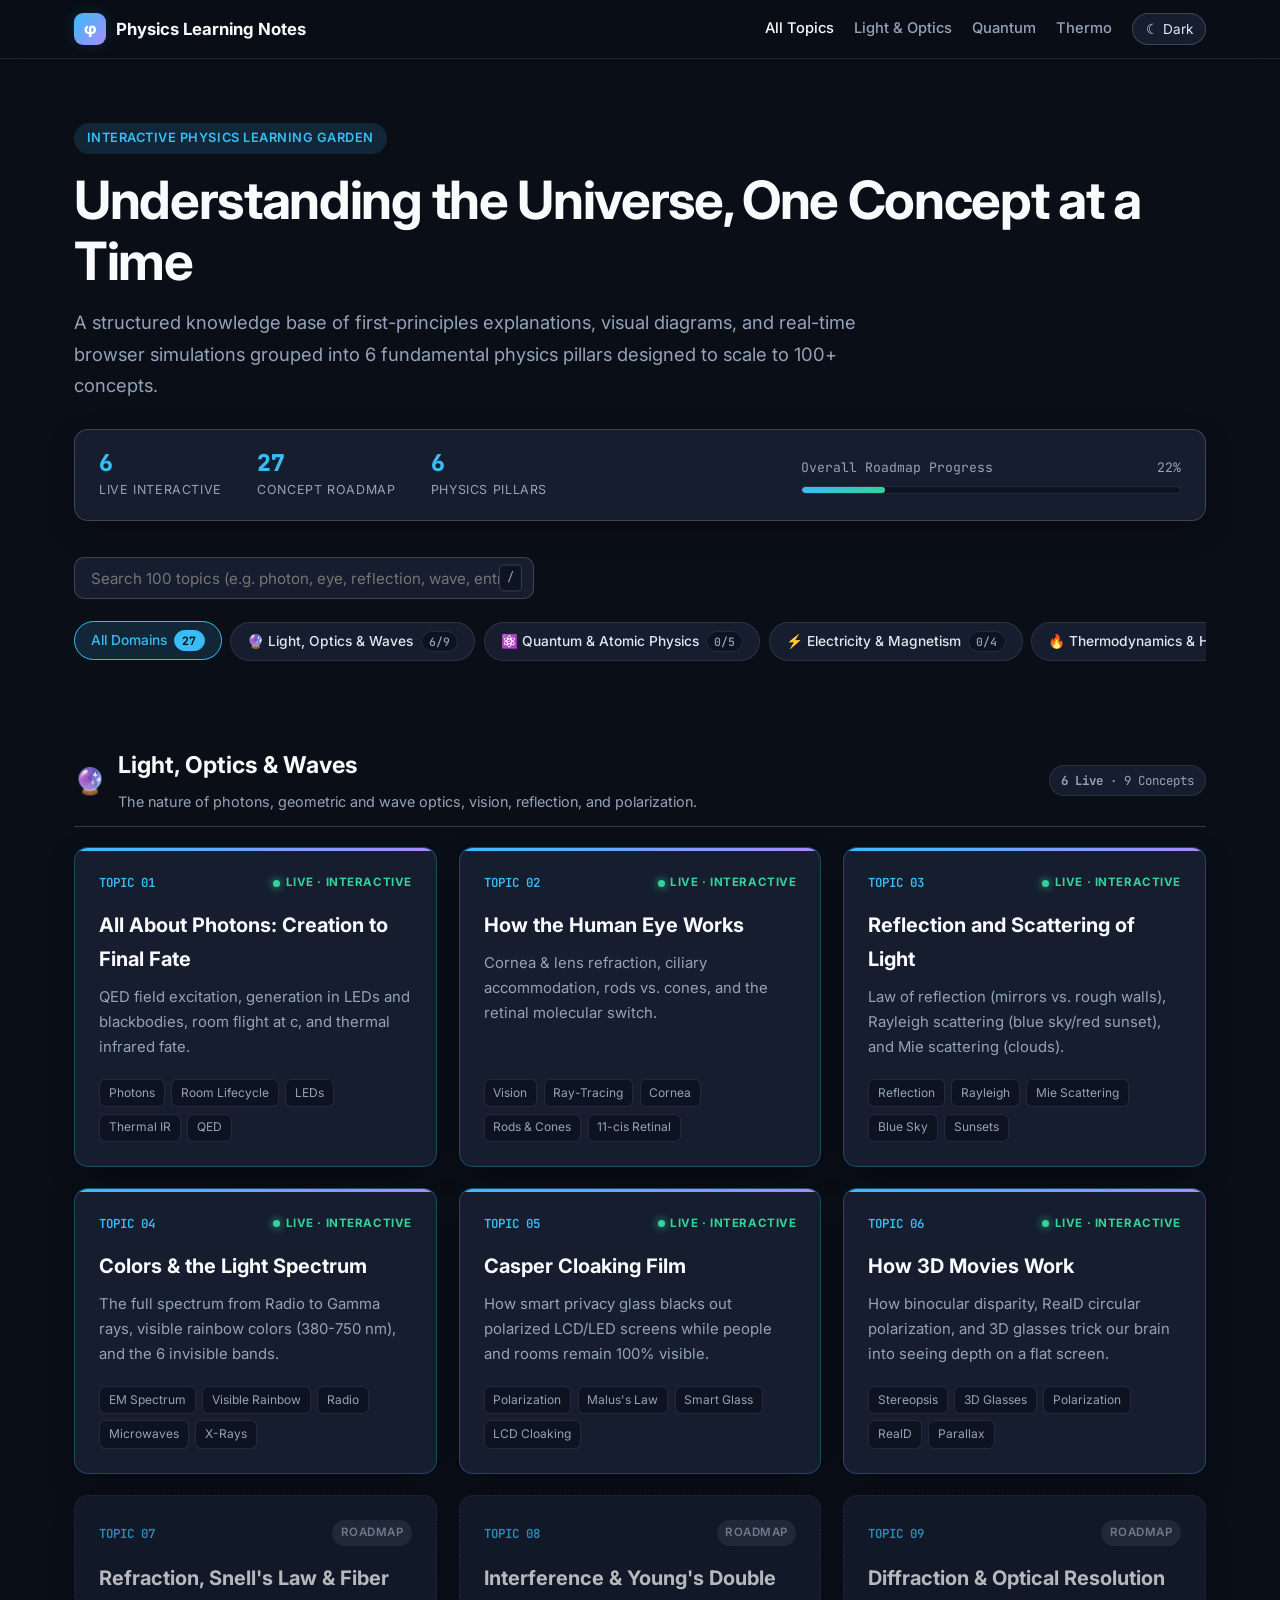
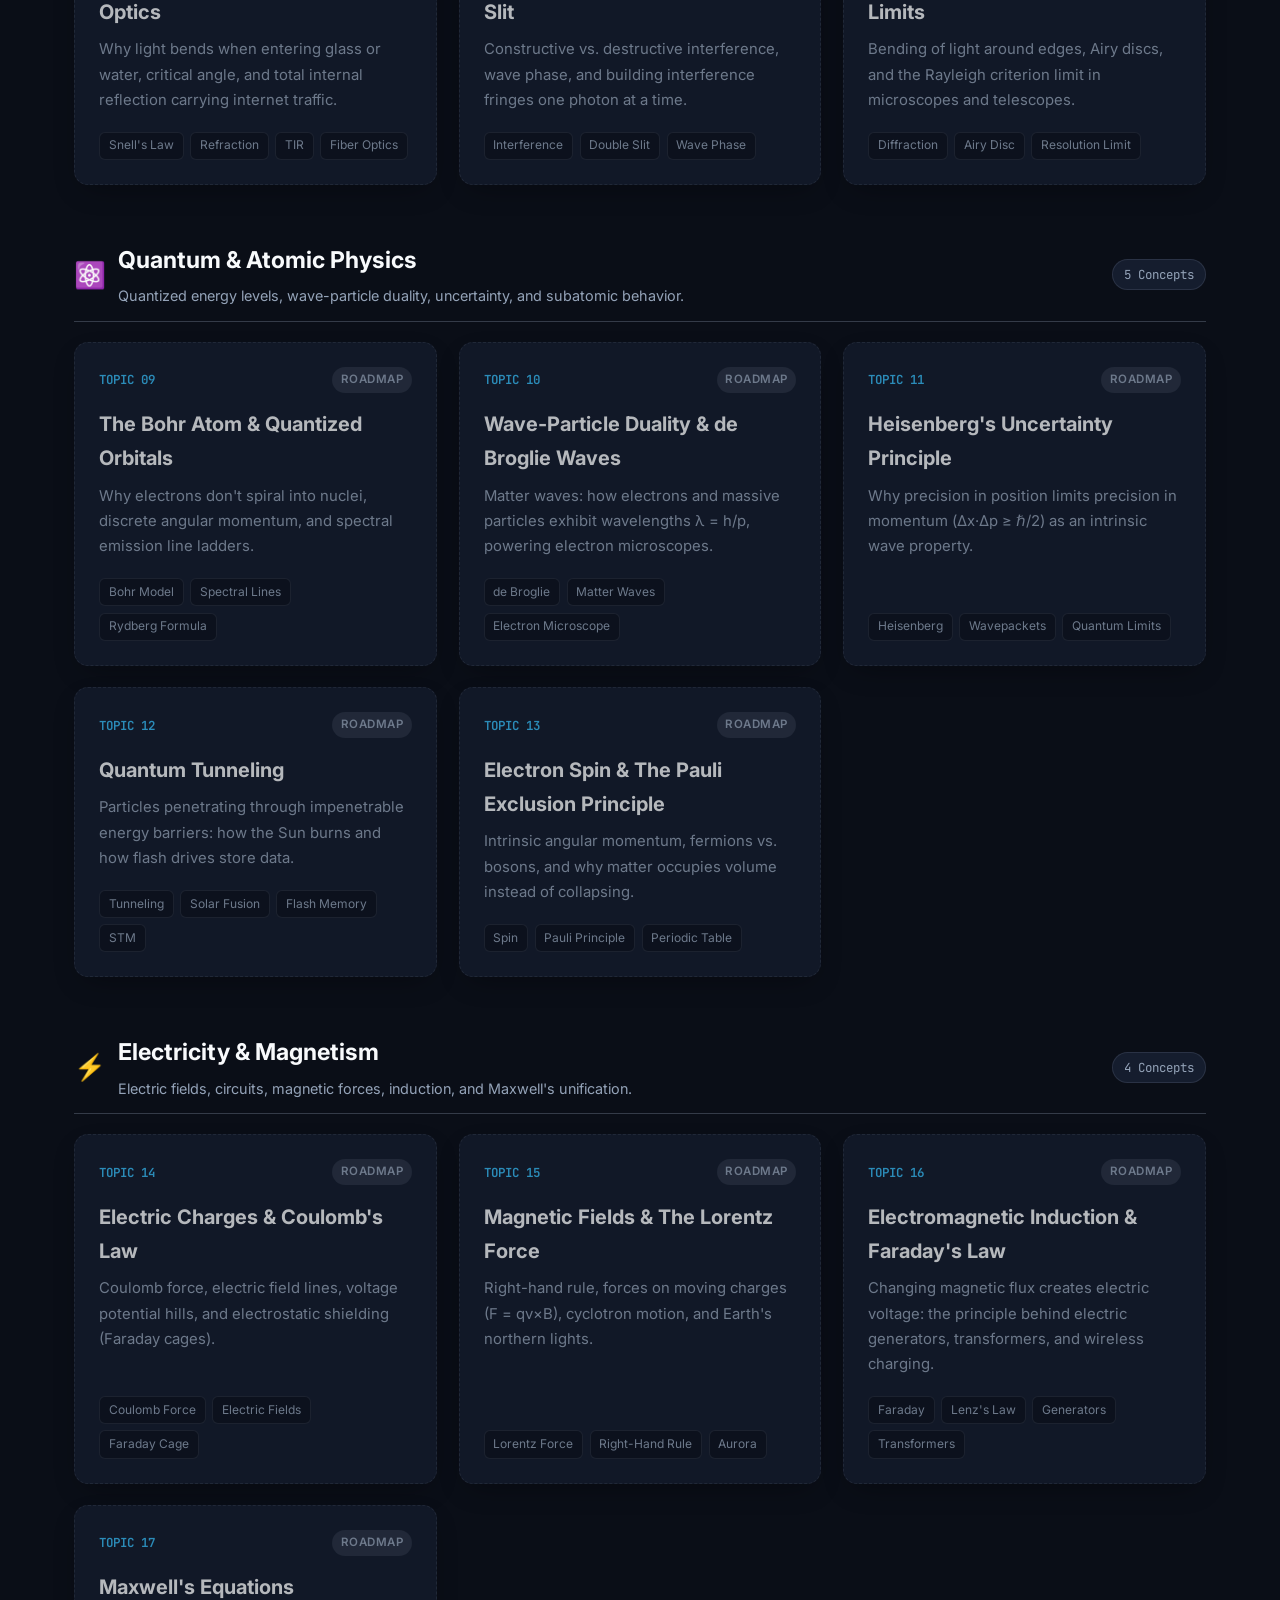
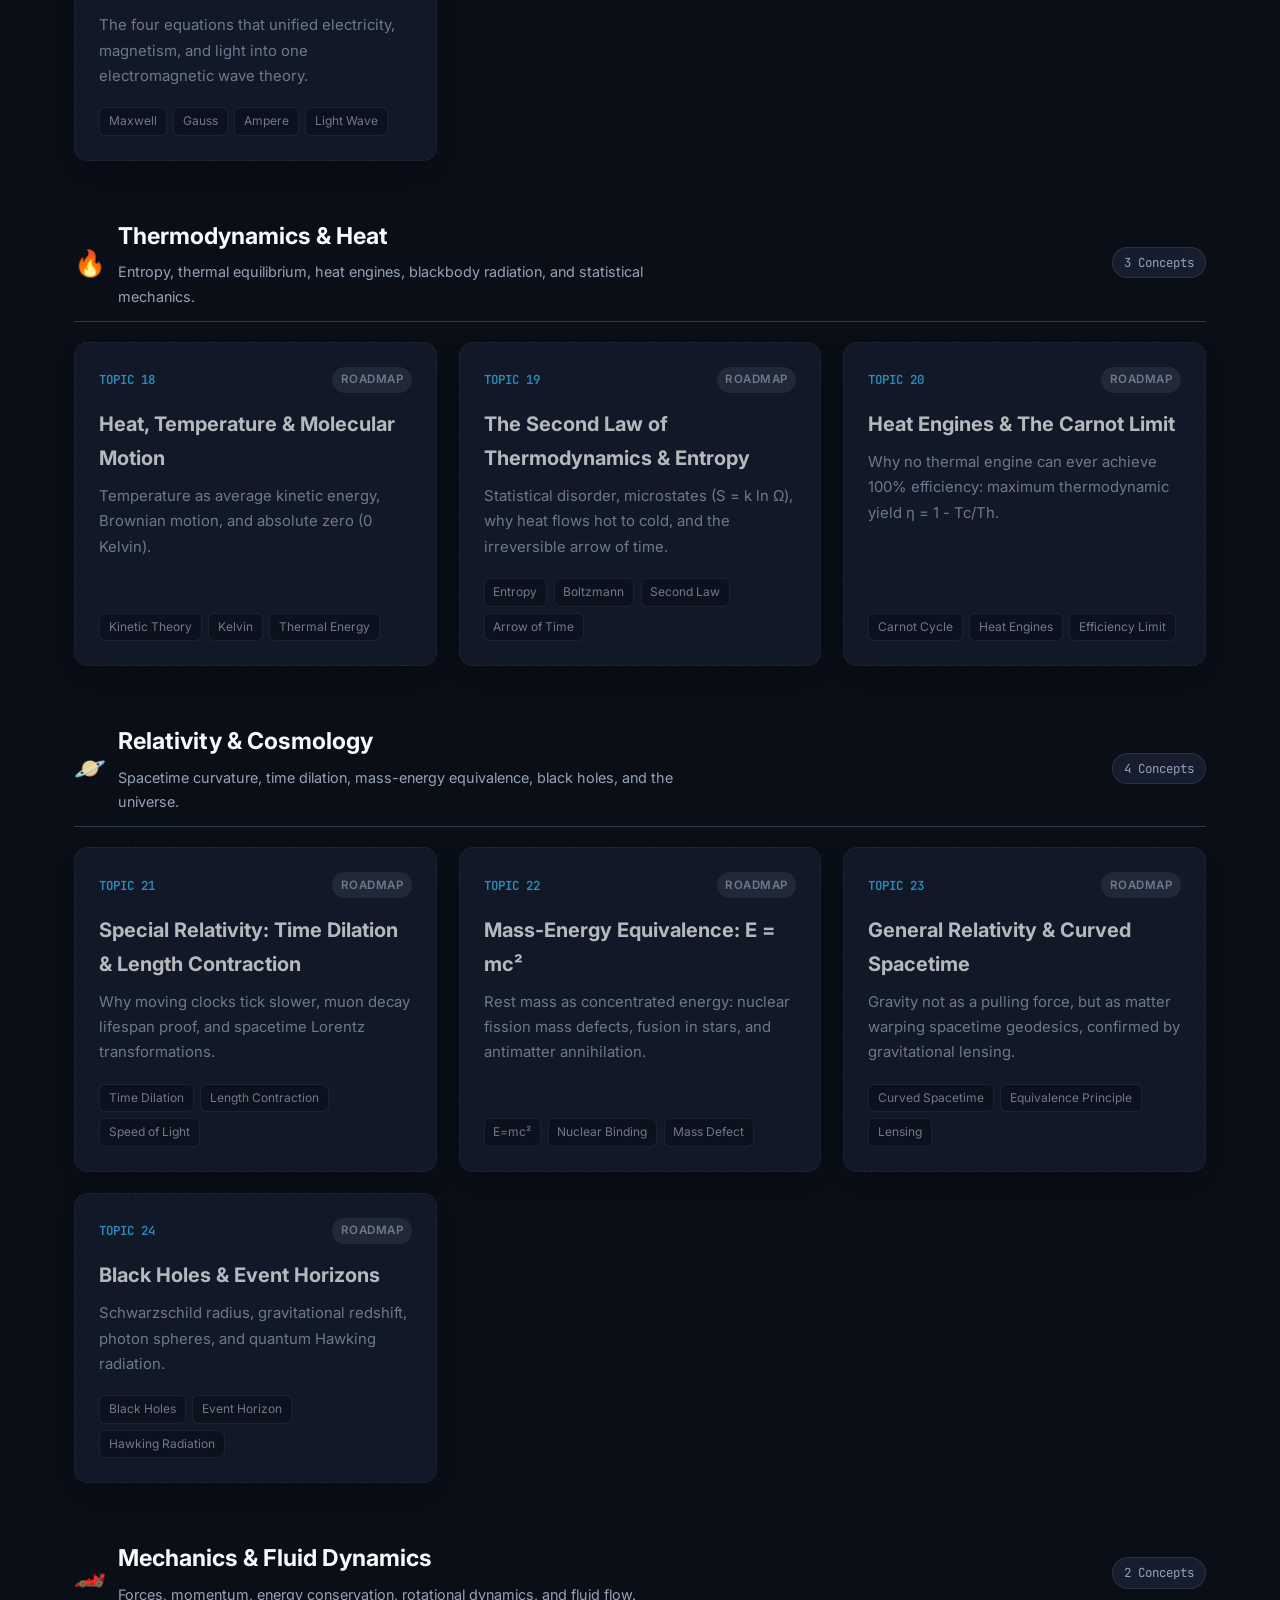
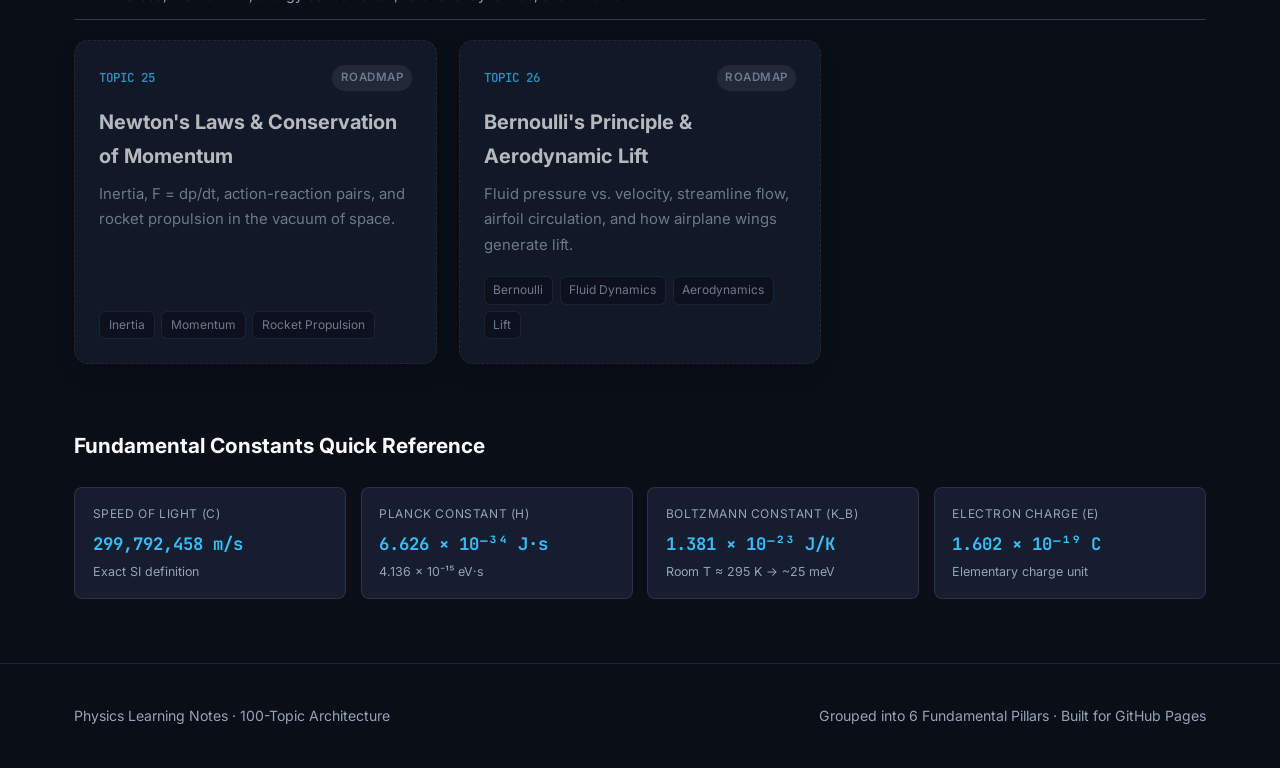
<file: index.html>
<!DOCTYPE html>
<html lang="en" data-theme="dark">
<head>
  <meta charset="UTF-8" />
  <meta name="viewport" content="width=device-width, initial-scale=1.0" />
  <title>Physics Learning Notes — Interactive Concept Hub</title>
  <meta name="description" content="A modern, interactive collection of 100 physics concepts organized across 6 core pillars, complete with first-principles visual guides and browser simulations." />
  <link rel="preconnect" href="https://fonts.googleapis.com" />
  <link rel="preconnect" href="https://fonts.gstatic.com" crossorigin />
  <link href="https://fonts.googleapis.com/css2?family=Inter:wght@400;500;600;700;800&family=JetBrains+Mono:wght@500;600;700&display=swap" rel="stylesheet" />
  <link rel="stylesheet" href="assets/css/style.css" />
</head>
<body>
  <header class="site-header">
    <div class="nav-inner">
      <a class="brand" href="index.html">
        <span class="brand-badge">φ</span>
        <span>Physics Learning Notes</span>
      </a>
      <nav class="nav-links">
        <a href="index.html" class="active">All Topics</a>
        <a href="#domain-optics-waves">Light &amp; Optics</a>
        <a href="#domain-quantum-atomic">Quantum</a>
        <a href="#domain-thermodynamics">Thermo</a>
        <button id="theme-toggle" class="theme-btn" type="button">☾ Dark</button>
      </nav>
    </div>
  </header>

  <main class="container">
    <section class="hero">
      <div class="hero-eyebrow">Interactive Physics Learning Garden</div>
      <h1>Understanding the Universe, One Concept at a Time</h1>
      <p class="lead">
        A structured knowledge base of first-principles explanations, visual diagrams, and real-time browser simulations
        grouped into 6 fundamental physics pillars designed to scale to 100+ concepts.
      </p>

      <!-- Learning Progress Tracker Strip -->
      <div class="progress-strip">
        <div class="progress-stats">
          <div class="stat-item">
            <span id="stats-live-count" class="stat-item-num">6</span>
            <span class="stat-item-label">Live Interactive</span>
          </div>
          <div class="stat-item">
            <span id="stats-total-count" class="stat-item-num">27</span>
            <span class="stat-item-label">Concept Roadmap</span>
          </div>
          <div class="stat-item">
            <span class="stat-item-num">6</span>
            <span class="stat-item-label">Physics Pillars</span>
          </div>
        </div>
        <div class="progress-bar-wrap">
          <div class="progress-bar-label">
            <span>Overall Roadmap Progress</span>
            <span id="stats-progress-pct">22%</span>
          </div>
          <div class="progress-bar-track">
            <div id="stats-progress-fill" class="progress-bar-fill" style="width: 22%;"></div>
          </div>
        </div>
      </div>

      <!-- Search Toolbar with Keyboard Shortcut -->
      <div class="hub-toolbar" style="margin-bottom: 1.25rem;">
        <div class="search-box" style="max-width: 460px;">
          <input id="topic-search" type="search" placeholder="Search 100 topics (e.g. photon, eye, reflection, wave, entropy)…" aria-label="Search physics topics" />
          <span class="kbd-badge" style="position: absolute; right: 12px; top: 50%; transform: translateY(-50%); pointer-events: none;">/</span>
        </div>
        <div id="search-results-count" style="font-size: 0.88rem; color: var(--accent); font-family: var(--font-mono);"></div>
      </div>

      <!-- Domain Navigation Tabs -->
      <div id="domain-nav" class="domain-nav" aria-label="Physics Domains Filter"></div>
    </section>

    <!-- Grouped Domain Shelves Container -->
    <div id="domains-container">
      <!-- Fallback static content for non-JS / search engine crawling -->
      <section class="domain-module" id="domain-optics-waves">
        <div class="domain-header">
          <div class="domain-title-wrap">
            <span class="domain-icon">🔮</span>
            <div>
              <h2>Light, Optics &amp; Waves</h2>
              <p class="domain-desc">The nature of photons, geometric and wave optics, vision, reflection, and polarization.</p>
            </div>
          </div>
          <div class="domain-status-pill"><strong>5 Live</strong> · 8 Concepts</div>
        </div>
        <div class="topic-grid">
          <a class="topic-card live-card" href="topics/photons.html">
            <div class="card-top">
              <span class="card-num">TOPIC 01</span>
              <span class="live-indicator"><span class="live-dot"></span> Live · Interactive</span>
            </div>
            <h3>All About Photons: Creation to Final Fate</h3>
            <p>QED field excitation, generation in LEDs and blackbodies, room flight at c, and thermal infrared fate.</p>
            <div class="card-tags"><span class="tag">Photons</span><span class="tag">Room Lifecycle</span></div>
          </a>
          <a class="topic-card live-card" href="topics/human-eye.html">
            <div class="card-top">
              <span class="card-num">TOPIC 02</span>
              <span class="live-indicator"><span class="live-dot"></span> Live · Interactive</span>
            </div>
            <h3>How the Human Eye Works</h3>
            <p>Cornea &amp; lens refraction, ciliary accommodation, rods vs. cones, and the retinal molecular switch.</p>
            <div class="card-tags"><span class="tag">Vision</span><span class="tag">Ray-Tracing</span></div>
          </a>
          <a class="topic-card live-card" href="topics/reflection-scattering.html">
            <div class="card-top">
              <span class="card-num">TOPIC 03</span>
              <span class="live-indicator"><span class="live-dot"></span> Live · Interactive</span>
            </div>
            <h3>Reflection and Scattering of Light</h3>
            <p>Law of reflection (mirrors vs. rough walls), Rayleigh scattering (blue sky/red sunset), and Mie scattering.</p>
            <div class="card-tags"><span class="tag">Reflection</span><span class="tag">Rayleigh</span></div>
          </a>
          <a class="topic-card live-card" href="topics/light-spectrum.html">
            <div class="card-top">
              <span class="card-num">TOPIC 04</span>
              <span class="live-indicator"><span class="live-dot"></span> Live · Interactive</span>
            </div>
            <h3>Colors &amp; the Light Spectrum</h3>
            <p>The full spectrum from Radio to Gamma rays, visible rainbow colors (380-750 nm), and the 6 invisible bands.</p>
            <div class="card-tags"><span class="tag">EM Spectrum</span><span class="tag">Rainbow</span></div>
          </a>
          <a class="topic-card live-card" href="topics/casper-film.html">
            <div class="card-top">
              <span class="card-num">TOPIC 05</span>
              <span class="live-indicator"><span class="live-dot"></span> Live · Interactive</span>
            </div>
            <h3>Casper Cloaking Film</h3>
            <p>How smart privacy glass blacks out polarized LCD/LED screens while people and rooms remain 100% visible.</p>
            <div class="card-tags"><span class="tag">Polarization</span><span class="tag">Smart Glass</span></div>
          </a>
          <a class="topic-card live-card" href="topics/3d-cinema.html">
            <div class="card-top">
              <span class="card-num">TOPIC 06</span>
              <span class="live-indicator"><span class="live-dot"></span> Live · Interactive</span>
            </div>
            <h3>How 3D Movies Work</h3>
            <p>How binocular disparity, RealD circular polarization, and 3D glasses trick our brain into seeing depth on a flat screen.</p>
            <div class="card-tags"><span class="tag">Stereopsis</span><span class="tag">3D Glasses</span><span class="tag">Polarization</span></div>
          </a>
        </div>
      </section>
    </div>

    <!-- Fundamental Constants Cheat Sheet -->
    <section style="margin-top: 4rem; margin-bottom: 2rem;">
      <h2 style="font-size: 1.3rem; color: var(--text-bright); margin-bottom: 0.9rem;">Fundamental Constants Quick Reference</h2>
      <div class="stat-strip">
        <div class="stat-box">
          <div class="stat-label">Speed of Light (c)</div>
          <div class="stat-value">299,792,458 m/s</div>
          <div class="stat-sub">Exact SI definition</div>
        </div>
        <div class="stat-box">
          <div class="stat-label">Planck Constant (h)</div>
          <div class="stat-value">6.626 × 10⁻³⁴ J·s</div>
          <div class="stat-sub">4.136 × 10⁻¹⁵ eV·s</div>
        </div>
        <div class="stat-box">
          <div class="stat-label">Boltzmann Constant (k_B)</div>
          <div class="stat-value">1.381 × 10⁻²³ J/K</div>
          <div class="stat-sub">Room T ≈ 295 K → ~25 meV</div>
        </div>
        <div class="stat-box">
          <div class="stat-label">Electron Charge (e)</div>
          <div class="stat-value">1.602 × 10⁻¹⁹ C</div>
          <div class="stat-sub">Elementary charge unit</div>
        </div>
      </div>
    </section>
  </main>

  <footer class="site-footer">
    <div class="footer-inner">
      <span>Physics Learning Notes · 100-Topic Architecture</span>
      <span>Grouped into 6 Fundamental Pillars · Built for GitHub Pages</span>
    </div>
  </footer>

  <script src="assets/js/topics-data.js"></script>
  <script src="assets/js/main.js"></script>
</body>
</html>
</file>
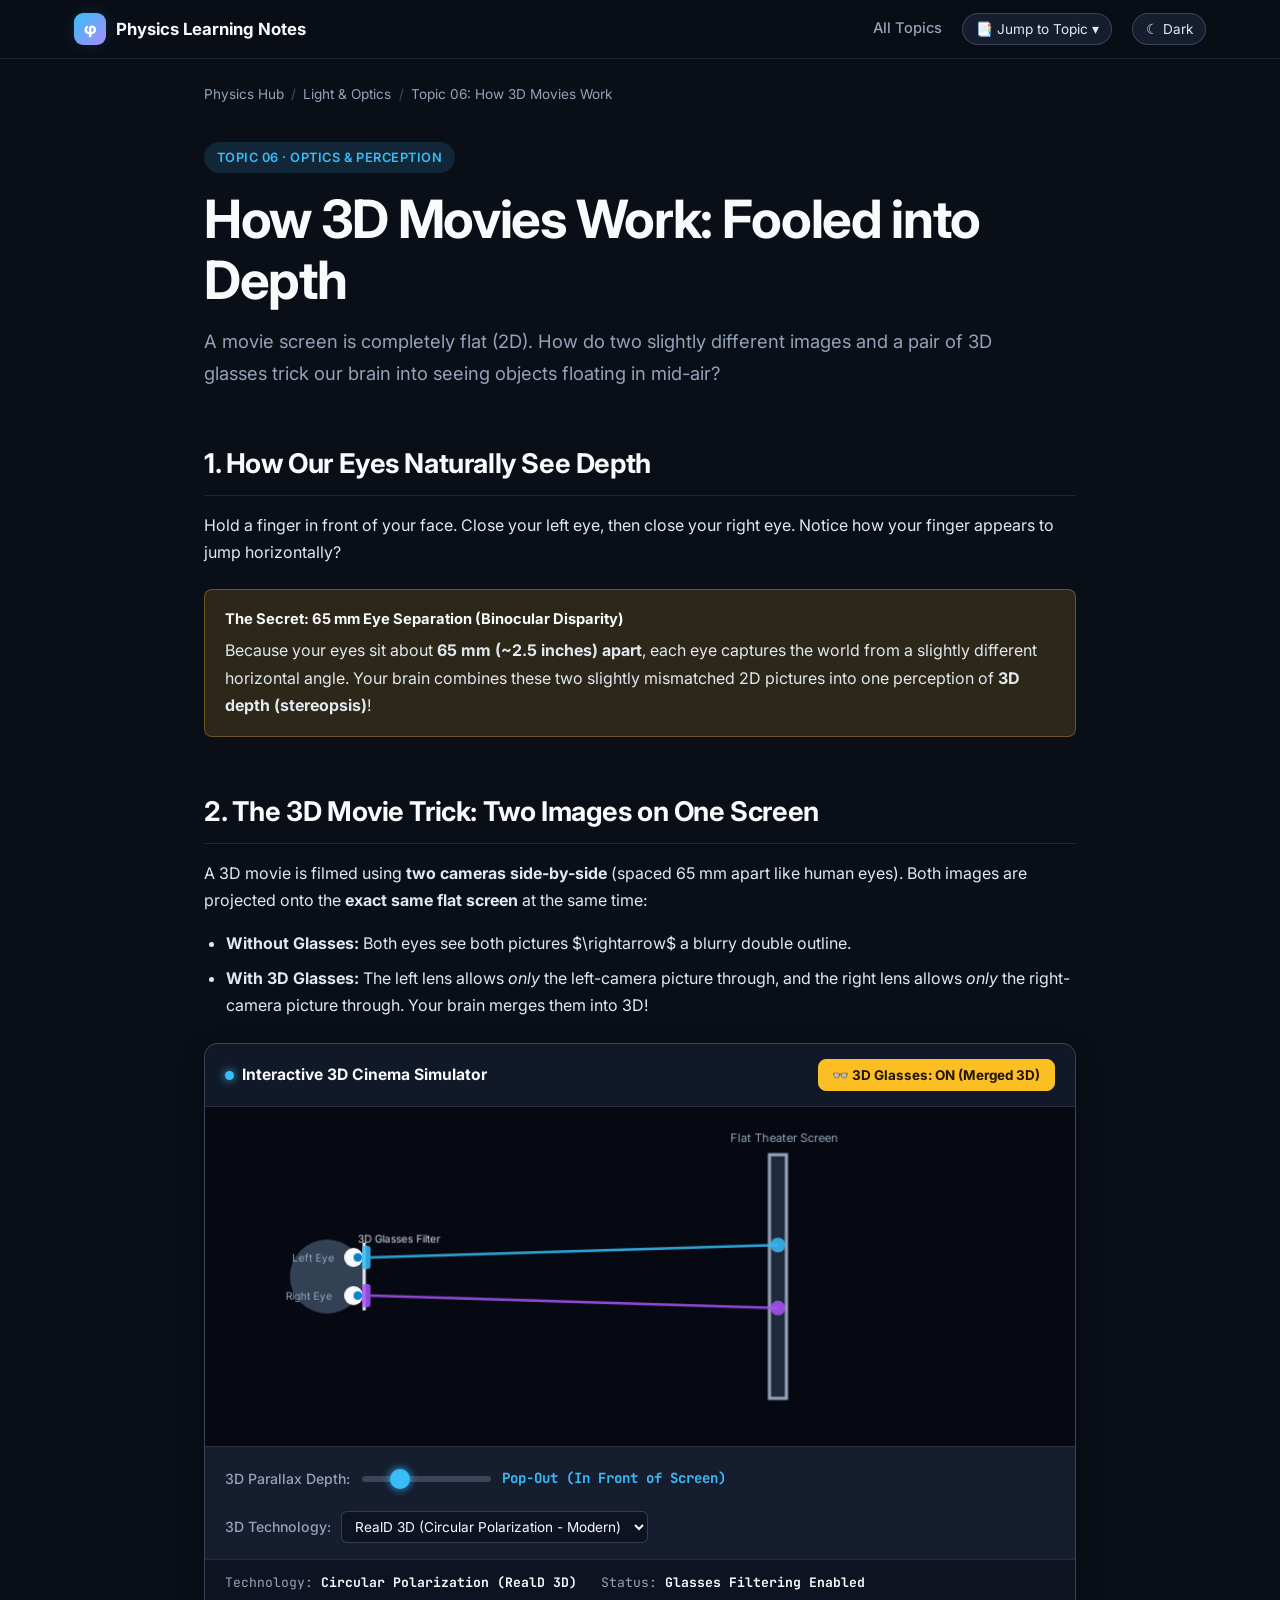
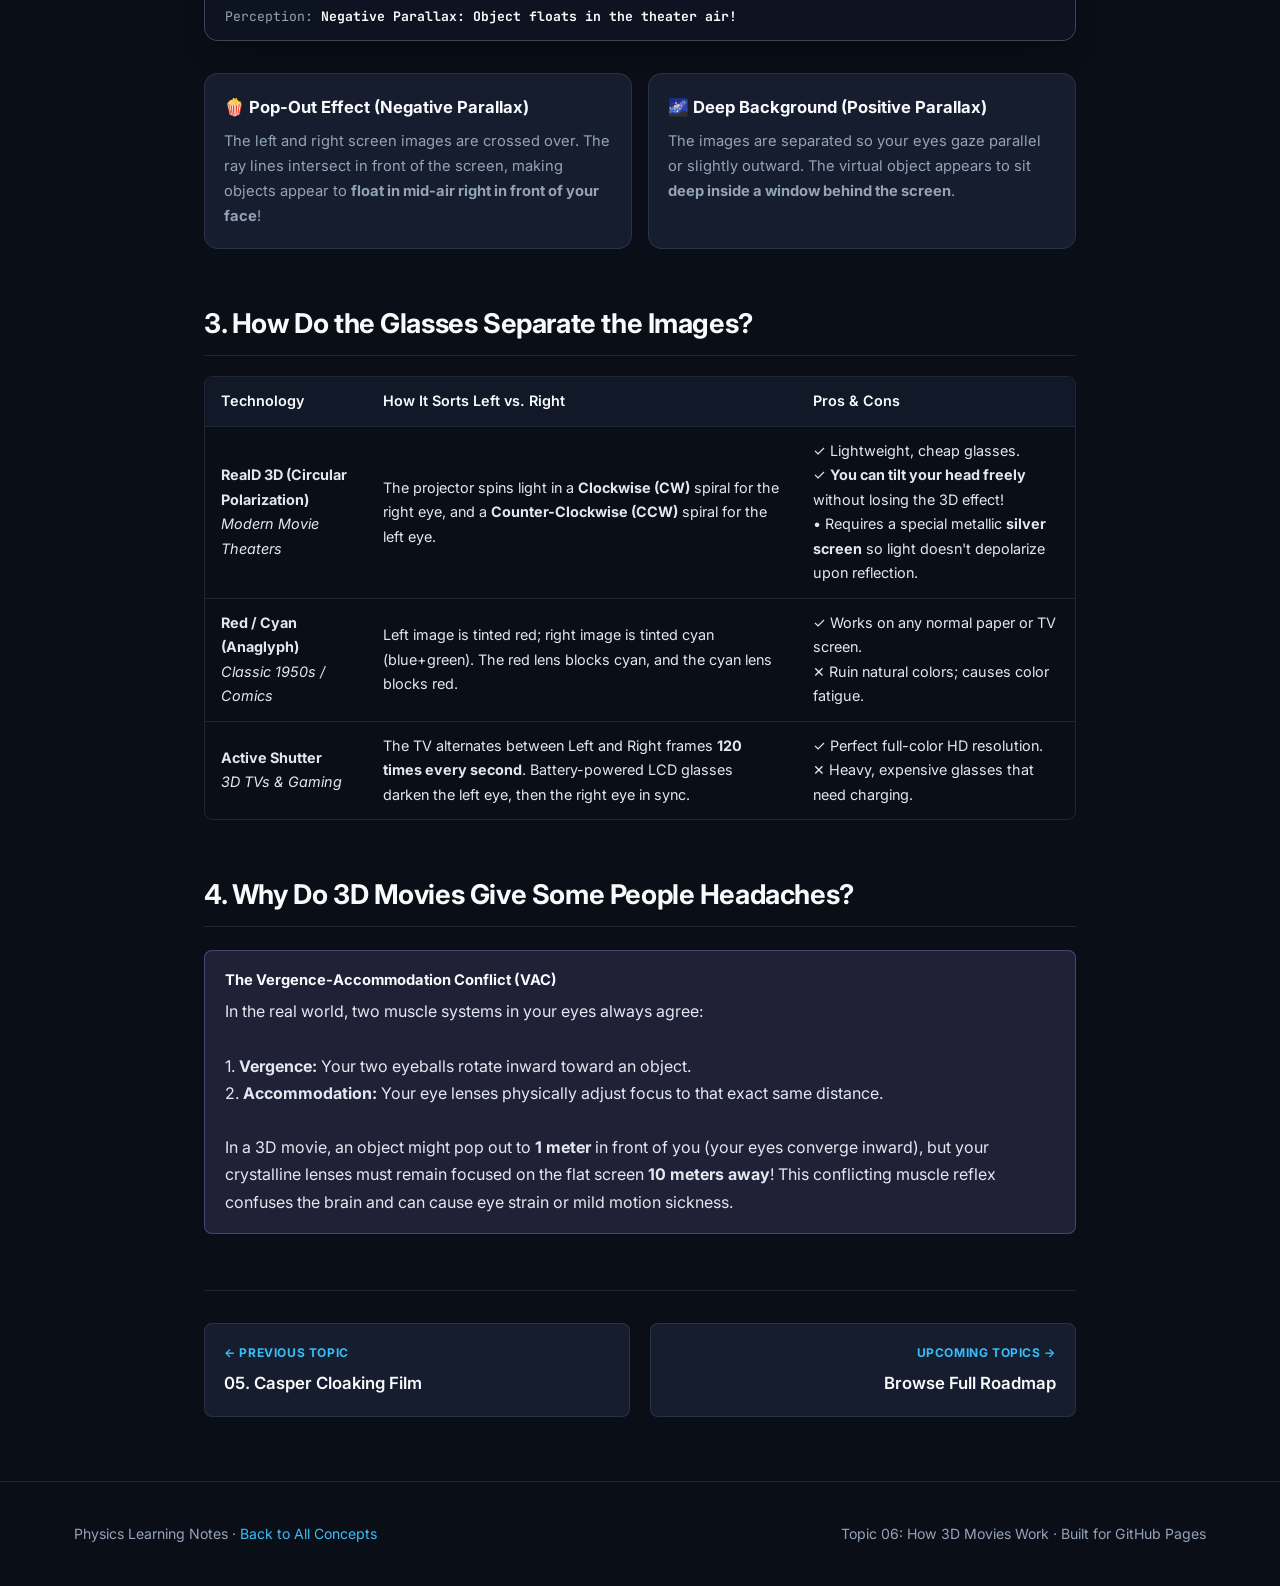
<file: topics/3d-cinema.html>
<!DOCTYPE html>
<html lang="en" data-theme="dark">
<head>
  <meta charset="UTF-8" />
  <meta name="viewport" content="width=device-width, initial-scale=1.0" />
  <title>How 3D Movies Work — Stereoscopic Vision &amp; 3D Glasses | Physics Notes</title>
  <meta name="description" content="A simple, interactive guide to how 3D movies work: binocular disparity, RealD circular polarization, red-cyan anaglyph, and why our brain perceives flat screens in 3D." />
  <link rel="preconnect" href="https://fonts.googleapis.com" />
  <link rel="preconnect" href="https://fonts.gstatic.com" crossorigin />
  <link href="https://fonts.googleapis.com/css2?family=Inter:wght@400;500;600;700;800&family=JetBrains+Mono:wght@500;600;700&display=swap" rel="stylesheet" />
  <link rel="stylesheet" href="../assets/css/style.css" />
</head>
<body>
  <header class="site-header">
    <div class="nav-inner">
      <a class="brand" href="../index.html">
        <span class="brand-badge">φ</span>
        <span>Physics Learning Notes</span>
      </a>
      <nav class="nav-links">
        <a href="../index.html">All Topics</a>
        <div class="topic-dropdown-wrap">
          <button id="jump-topics-btn" class="theme-btn" type="button">📑 Jump to Topic ▾</button>
          <div id="jump-topics-menu" class="topic-dropdown-menu"></div>
        </div>
        <button id="theme-toggle" class="theme-btn" type="button">☾ Dark</button>
      </nav>
    </div>
  </header>

  <main class="container" style="max-width: 920px;">
    <nav class="topic-breadcrumb" aria-label="Breadcrumb" style="margin-top: 1.5rem;">
      <a href="../index.html">Physics Hub</a>
      <span class="sep">/</span>
      <a href="../index.html#domain-optics-waves">Light &amp; Optics</a>
      <span class="sep">/</span>
      <span>Topic 06: How 3D Movies Work</span>
    </nav>

    <section class="hero" style="padding-top: 1rem; padding-bottom: 1.5rem;">
      <div class="hero-eyebrow">Topic 06 · Optics &amp; Perception</div>
      <h1>How 3D Movies Work: Fooled into Depth</h1>
      <p class="lead">
        A movie screen is completely flat (2D). How do two slightly different images and a pair of 3D glasses
        trick our brain into seeing objects floating in mid-air?
      </p>
    </section>

    <article class="article-content">
      <!-- SECTION 1: HOW WE SEE DEPTH -->
      <section id="stereopsis">
        <h2>1. How Our Eyes Naturally See Depth</h2>
        <p>
          Hold a finger in front of your face. Close your left eye, then close your right eye.
          Notice how your finger appears to jump horizontally?
        </p>

        <div class="callout amber">
          <div class="callout-title">The Secret: 65 mm Eye Separation (Binocular Disparity)</div>
          Because your eyes sit about <strong>65 mm (~2.5 inches) apart</strong>, each eye captures the world from a slightly different horizontal angle.
          Your brain combines these two slightly mismatched 2D pictures into one perception of <strong>3D depth (stereopsis)</strong>!
        </div>
      </section>

      <!-- SECTION 2: THE 3D MOVIE TRICK & SIMULATOR -->
      <section id="cinema-simulator">
        <h2>2. The 3D Movie Trick: Two Images on One Screen</h2>
        <p>
          A 3D movie is filmed using <strong>two cameras side-by-side</strong> (spaced 65 mm apart like human eyes).
          Both images are projected onto the <strong>exact same flat screen</strong> at the same time:
        </p>
        <ul>
          <li><strong>Without Glasses:</strong> Both eyes see both pictures $\rightarrow$ a blurry double outline.</li>
          <li><strong>With 3D Glasses:</strong> The left lens allows <em>only</em> the left-camera picture through, and the right lens allows <em>only</em> the right-camera picture through. Your brain merges them into 3D!</li>
        </ul>

        <!-- SIMULATION 1: 3D CINEMA -->
        <div class="sim-panel">
          <div class="sim-header">
            <div class="sim-title"><span class="sim-dot"></span> Interactive 3D Cinema Simulator</div>
            <div class="sim-tabs">
              <button id="glasses-toggle" class="sim-btn amber-on" type="button">👓 3D Glasses: ON (Merged 3D)</button>
            </div>
          </div>
          <div class="sim-canvas-wrap">
            <canvas id="threed-canvas" width="820" height="320"></canvas>
          </div>
          <div class="sim-controls">
            <div class="control-group">
              <label for="depth-slider">3D Parallax Depth:</label>
              <input id="depth-slider" type="range" min="-70" max="70" step="2" value="-35" />
              <strong id="depth-val" style="font-family: var(--font-mono); color: var(--accent);">Pop-Out (In Front of Screen)</strong>
            </div>
            <div class="control-group">
              <label for="tech-select">3D Technology:</label>
              <select id="tech-select">
                <option value="reald">RealD 3D (Circular Polarization - Modern)</option>
                <option value="anaglyph">Red / Cyan Glasses (Classic Anaglyph)</option>
              </select>
            </div>
          </div>
          <div id="threed-readout" class="sim-readout"></div>
        </div>

        <div class="cards-2col" style="margin-top: 1rem;">
          <div class="info-card">
            <h4>🍿 Pop-Out Effect (Negative Parallax)</h4>
            <p>
              The left and right screen images are crossed over. The ray lines intersect in front of the screen,
              making objects appear to <strong>float in mid-air right in front of your face</strong>!
            </p>
          </div>
          <div class="info-card">
            <h4>🌌 Deep Background (Positive Parallax)</h4>
            <p>
              The images are separated so your eyes gaze parallel or slightly outward.
              The virtual object appears to sit <strong>deep inside a window behind the screen</strong>.
            </p>
          </div>
        </div>
      </section>

      <!-- SECTION 3: 3D TECHNOLOGIES -->
      <section id="technologies">
        <h2>3. How Do the Glasses Separate the Images?</h2>

        <div class="table-wrap">
          <table>
            <thead>
              <tr>
                <th>Technology</th>
                <th>How It Sorts Left vs. Right</th>
                <th>Pros &amp; Cons</th>
              </tr>
            </thead>
            <tbody>
              <tr>
                <td><strong>RealD 3D (Circular Polarization)</strong><br /><em>Modern Movie Theaters</em></td>
                <td>
                  The projector spins light in a <strong>Clockwise (CW)</strong> spiral for the right eye,
                  and a <strong>Counter-Clockwise (CCW)</strong> spiral for the left eye.
                </td>
                <td>
                  ✓ Lightweight, cheap glasses.<br />
                  ✓ <strong>You can tilt your head freely</strong> without losing the 3D effect!<br />
                  • Requires a special metallic <strong>silver screen</strong> so light doesn't depolarize upon reflection.
                </td>
              </tr>
              <tr>
                <td><strong>Red / Cyan (Anaglyph)</strong><br /><em>Classic 1950s / Comics</em></td>
                <td>
                  Left image is tinted red; right image is tinted cyan (blue+green).
                  The red lens blocks cyan, and the cyan lens blocks red.
                </td>
                <td>
                  ✓ Works on any normal paper or TV screen.<br />
                  ✕ Ruin natural colors; causes color fatigue.
                </td>
              </tr>
              <tr>
                <td><strong>Active Shutter</strong><br /><em>3D TVs &amp; Gaming</em></td>
                <td>
                  The TV alternates between Left and Right frames <strong>120 times every second</strong>.
                  Battery-powered LCD glasses darken the left eye, then the right eye in sync.
                </td>
                <td>
                  ✓ Perfect full-color HD resolution.<br />
                  ✕ Heavy, expensive glasses that need charging.
                </td>
              </tr>
            </tbody>
          </table>
        </div>
      </section>

      <!-- SECTION 4: HEADACHES & CONFLICT -->
      <section id="headaches">
        <h2>4. Why Do 3D Movies Give Some People Headaches?</h2>
        <div class="callout violet">
          <div class="callout-title">The Vergence-Accommodation Conflict (VAC)</div>
          In the real world, two muscle systems in your eyes always agree:
          <br /><br />
          1. <strong>Vergence:</strong> Your two eyeballs rotate inward toward an object.<br />
          2. <strong>Accommodation:</strong> Your eye lenses physically adjust focus to that exact same distance.
          <br /><br />
          In a 3D movie, an object might pop out to <strong>1 meter</strong> in front of you (your eyes converge inward),
          but your crystalline lenses must remain focused on the flat screen <strong>10 meters away</strong>!
          This conflicting muscle reflex confuses the brain and can cause eye strain or mild motion sickness.
        </div>
      </section>

      <!-- Next / Previous Topic Navigator -->
      <div id="topic-nav-footer" class="topic-nav-footer"></div>
    </article>
  </main>

  <footer class="site-footer">
    <div class="footer-inner">
      <span>Physics Learning Notes · <a href="../index.html">Back to All Concepts</a></span>
      <span>Topic 06: How 3D Movies Work · Built for GitHub Pages</span>
    </div>
  </footer>

  <script src="../assets/js/topics-data.js"></script>
  <script src="../assets/js/main.js"></script>
  <script src="../assets/js/threed-sim.js"></script>
</body>
</html>
</file>
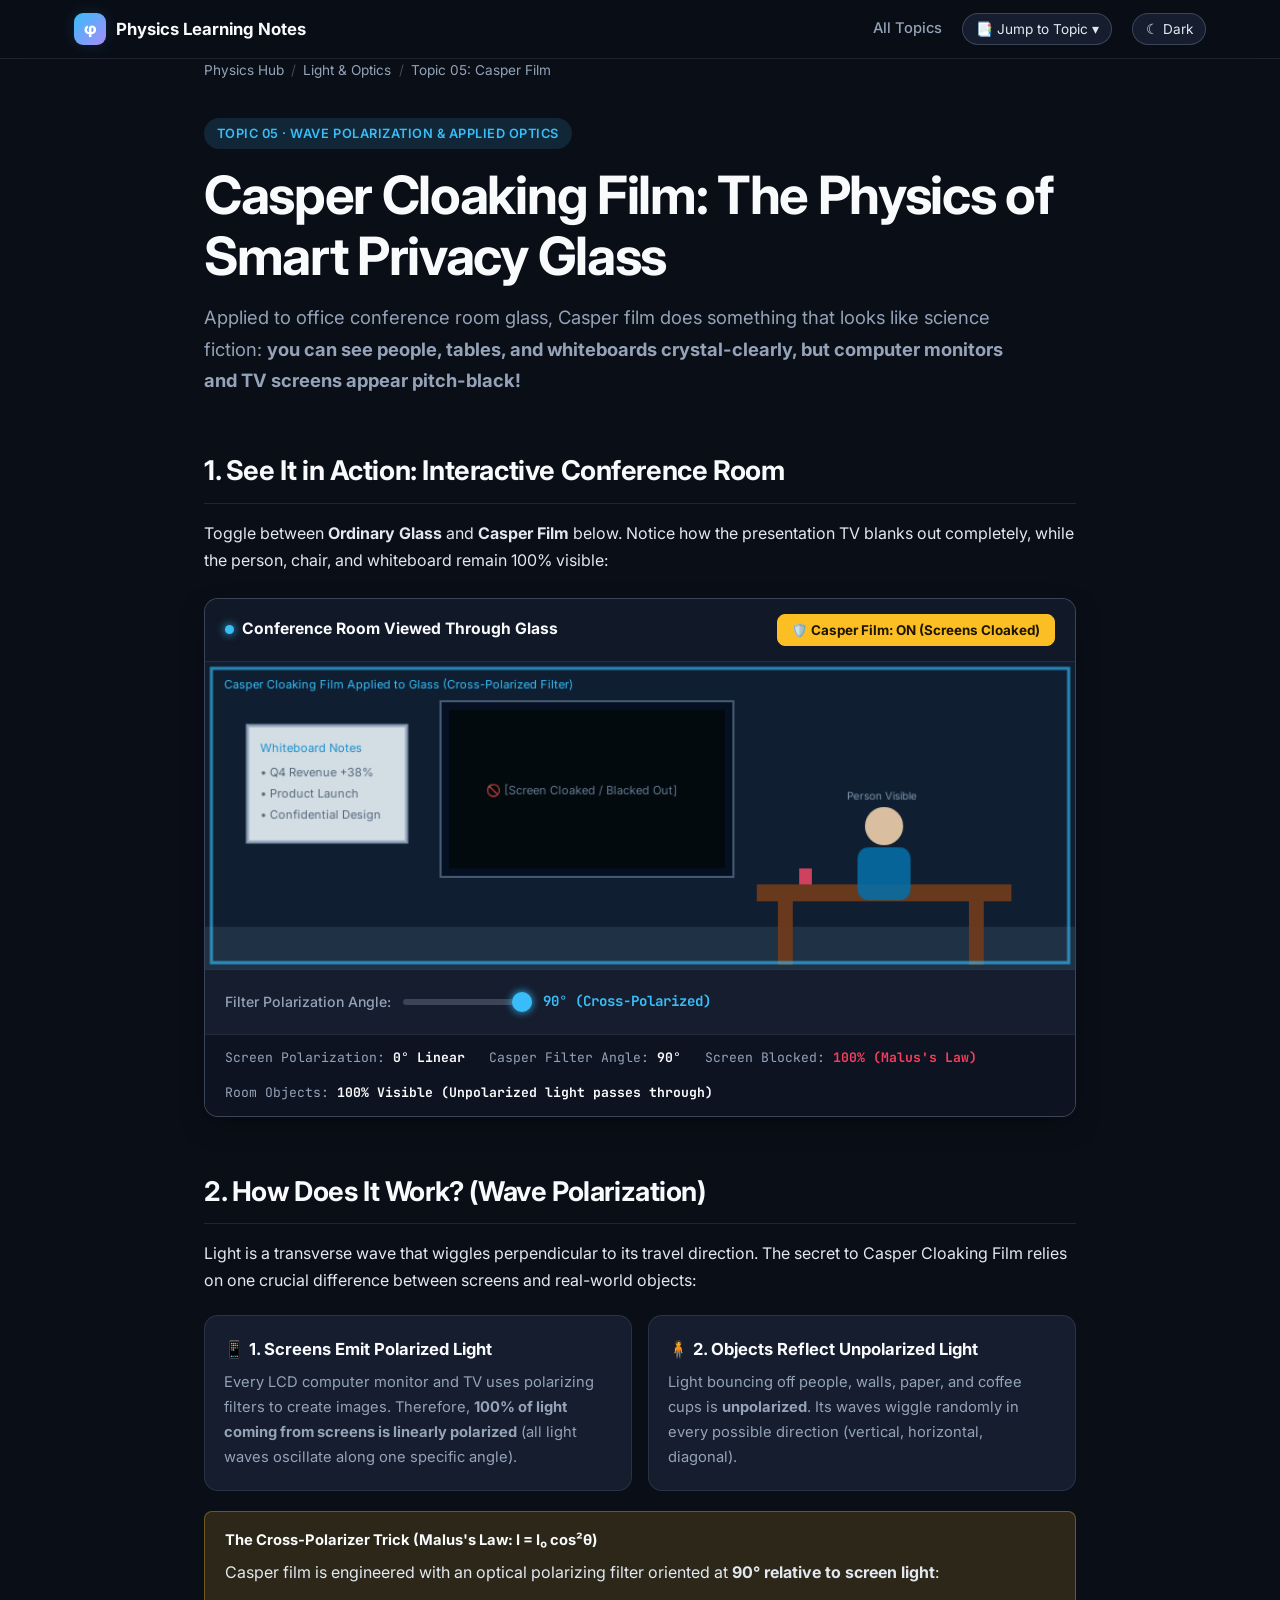
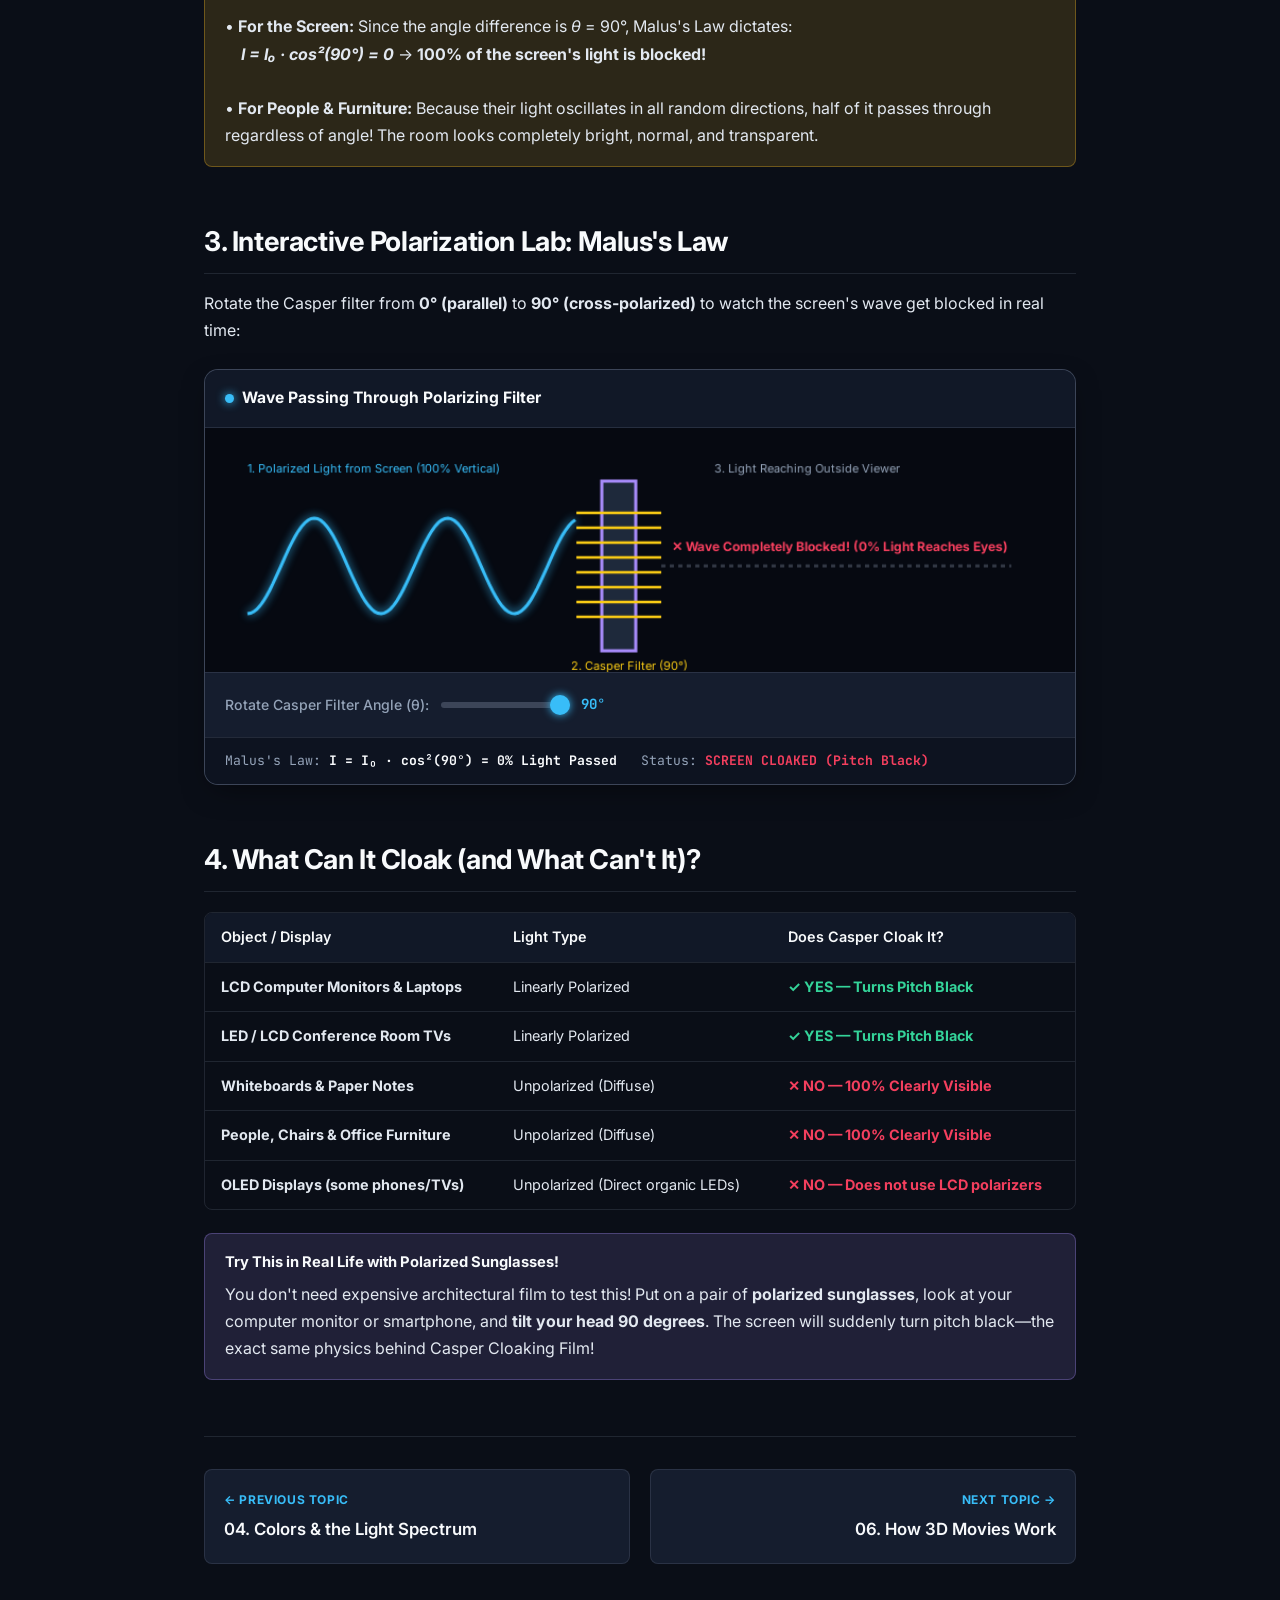
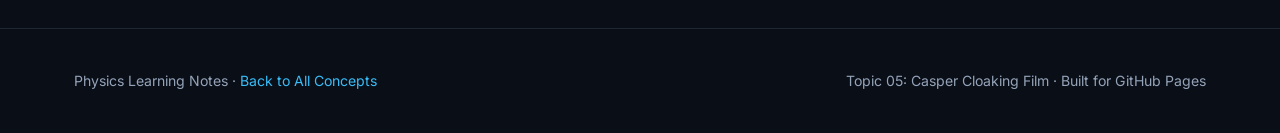
<file: topics/casper-film.html>
<!DOCTYPE html>
<html lang="en" data-theme="dark">
<head>
  <meta charset="UTF-8" />
  <meta name="viewport" content="width=device-width, initial-scale=1.0" />
  <title>Casper Cloaking Film — The Physics of Smart Privacy Glass | Physics Notes</title>
  <meta name="description" content="A simple, interactive guide to Casper Cloaking Film: how wave polarization makes computer and TV screens appear pitch black while people and rooms stay completely visible." />
  <link rel="preconnect" href="https://fonts.googleapis.com" />
  <link rel="preconnect" href="https://fonts.gstatic.com" crossorigin />
  <link href="https://fonts.googleapis.com/css2?family=Inter:wght@400;500;600;700;800&family=JetBrains+Mono:wght@500;600;700&display=swap" rel="stylesheet" />
  <link rel="stylesheet" href="../assets/css/style.css" />
</head>
<body>
  <header class="site-header">
    <div class="nav-inner">
      <a class="brand" href="../index.html">
        <span class="brand-badge">φ</span>
        <span>Physics Learning Notes</span>
      </a>
      <nav class="nav-links">
        <a href="../index.html">All Topics</a>
        <div class="topic-dropdown-wrap">
          <button id="jump-topics-btn" class="theme-btn" type="button">📑 Jump to Topic ▾</button>
          <div id="jump-topics-menu" class="topic-dropdown-menu"></div>
        </div>
        <button id="theme-toggle" class="theme-btn" type="button">☾ Dark</button>
      </nav>
    </div>
  </header>

  <main class="container" style="max-width: 920px;">
    <nav class="topic-breadcrumb" aria-label="Breadcrumb">
      <a href="../index.html">Physics Hub</a>
      <span class="sep">/</span>
      <a href="../index.html#domain-optics-waves">Light &amp; Optics</a>
      <span class="sep">/</span>
      <span>Topic 05: Casper Film</span>
    </nav>

    <section class="hero" style="padding-top: 1rem; padding-bottom: 1.5rem;">
      <div class="hero-eyebrow">Topic 05 · Wave Polarization &amp; Applied Optics</div>
      <h1>Casper Cloaking Film: The Physics of Smart Privacy Glass</h1>
      <p class="lead">
        Applied to office conference room glass, Casper film does something that looks like science fiction:
        <strong>you can see people, tables, and whiteboards crystal-clearly, but computer monitors and TV screens appear pitch-black!</strong>
      </p>
    </section>

    <article class="article-content">
      <!-- SECTION 1: SIMULATION -->
      <section id="room-simulator">
        <h2>1. See It in Action: Interactive Conference Room</h2>
        <p>
          Toggle between <strong>Ordinary Glass</strong> and <strong>Casper Film</strong> below.
          Notice how the presentation TV blanks out completely, while the person, chair, and whiteboard remain 100% visible:
        </p>

        <!-- SIMULATION 1: CASPER ROOM -->
        <div class="sim-panel">
          <div class="sim-header">
            <div class="sim-title"><span class="sim-dot"></span> Conference Room Viewed Through Glass</div>
            <div class="sim-tabs">
              <button id="film-toggle" class="sim-btn amber-on" type="button">🛡️ Casper Film: ON (Screens Cloaked)</button>
            </div>
          </div>
          <div class="sim-canvas-wrap">
            <canvas id="casper-canvas" width="820" height="290"></canvas>
          </div>
          <div class="sim-controls">
            <div class="control-group">
              <label for="polar-angle-slider">Filter Polarization Angle:</label>
              <input id="polar-angle-slider" type="range" min="0" max="90" step="1" value="90" />
              <strong id="polar-angle-val" style="font-family: var(--font-mono); color: var(--accent);">90° (Cross-Polarized)</strong>
            </div>
          </div>
          <div id="casper-readout" class="sim-readout"></div>
        </div>
      </section>

      <!-- SECTION 2: THE PHYSICS -->
      <section id="how-it-works">
        <h2>2. How Does It Work? (Wave Polarization)</h2>
        <p>
          Light is a transverse wave that wiggles perpendicular to its travel direction.
          The secret to Casper Cloaking Film relies on one crucial difference between screens and real-world objects:
        </p>

        <div class="cards-2col">
          <div class="info-card">
            <h4>📱 1. Screens Emit Polarized Light</h4>
            <p>
              Every LCD computer monitor and TV uses polarizing filters to create images.
              Therefore, <strong>100% of light coming from screens is linearly polarized</strong> (all light waves oscillate along one specific angle).
            </p>
          </div>
          <div class="info-card">
            <h4>🧍 2. Objects Reflect Unpolarized Light</h4>
            <p>
              Light bouncing off people, walls, paper, and coffee cups is <strong>unpolarized</strong>.
              Its waves wiggle randomly in every possible direction (vertical, horizontal, diagonal).
            </p>
          </div>
        </div>

        <div class="callout amber" style="margin-top: 1.25rem;">
          <div class="callout-title">The Cross-Polarizer Trick (Malus's Law: I = I₀ cos²θ)</div>
          Casper film is engineered with an optical polarizing filter oriented at <strong>90° relative to screen light</strong>:
          <br /><br />
          • <strong>For the Screen:</strong> Since the angle difference is <i>θ</i> = 90°, Malus's Law dictates:
          <br />
          &nbsp;&nbsp;&nbsp;&nbsp;<strong><i>I = I₀ · cos²(90°) = 0</i></strong> → <strong>100% of the screen's light is blocked!</strong>
          <br /><br />
          • <strong>For People &amp; Furniture:</strong> Because their light oscillates in all random directions, half of it passes through regardless of angle! The room looks completely bright, normal, and transparent.
        </div>
      </section>

      <!-- SECTION 3: WAVE POLARIZATION LAB -->
      <section id="polarization-lab">
        <h2>3. Interactive Polarization Lab: Malus's Law</h2>
        <p>
          Rotate the Casper filter from <strong>0° (parallel)</strong> to <strong>90° (cross-polarized)</strong>
          to watch the screen's wave get blocked in real time:
        </p>

        <!-- SIMULATION 2: WAVE POLARIZATION -->
        <div class="sim-panel">
          <div class="sim-header">
            <div class="sim-title"><span class="sim-dot"></span> Wave Passing Through Polarizing Filter</div>
          </div>
          <div class="sim-canvas-wrap">
            <canvas id="polar-wave-canvas" width="820" height="230"></canvas>
          </div>
          <div class="sim-controls">
            <div class="control-group">
              <label for="filter-rot-slider">Rotate Casper Filter Angle (θ):</label>
              <input id="filter-rot-slider" type="range" min="0" max="90" step="1" value="90" />
              <strong id="filter-rot-val" style="font-family: var(--font-mono); color: var(--accent);">90°</strong>
            </div>
          </div>
          <div id="wave-readout" class="sim-readout"></div>
        </div>
      </section>

      <!-- SECTION 4: LIMITATIONS -->
      <section id="limitations">
        <h2>4. What Can It Cloak (and What Can't It)?</h2>

        <div class="table-wrap">
          <table>
            <thead>
              <tr>
                <th>Object / Display</th>
                <th>Light Type</th>
                <th>Does Casper Cloak It?</th>
              </tr>
            </thead>
            <tbody>
              <tr>
                <td><strong>LCD Computer Monitors &amp; Laptops</strong></td>
                <td>Linearly Polarized</td>
                <td><strong style="color: #34d399;">✓ YES — Turns Pitch Black</strong></td>
              </tr>
              <tr>
                <td><strong>LED / LCD Conference Room TVs</strong></td>
                <td>Linearly Polarized</td>
                <td><strong style="color: #34d399;">✓ YES — Turns Pitch Black</strong></td>
              </tr>
              <tr>
                <td><strong>Whiteboards &amp; Paper Notes</strong></td>
                <td>Unpolarized (Diffuse)</td>
                <td><strong style="color: #f43f5e;">✕ NO — 100% Clearly Visible</strong></td>
              </tr>
              <tr>
                <td><strong>People, Chairs &amp; Office Furniture</strong></td>
                <td>Unpolarized (Diffuse)</td>
                <td><strong style="color: #f43f5e;">✕ NO — 100% Clearly Visible</strong></td>
              </tr>
              <tr>
                <td><strong>OLED Displays (some phones/TVs)</strong></td>
                <td>Unpolarized (Direct organic LEDs)</td>
                <td><strong style="color: #f43f5e;">✕ NO — Does not use LCD polarizers</strong></td>
              </tr>
            </tbody>
          </table>
        </div>

        <div class="callout violet">
          <div class="callout-title">Try This in Real Life with Polarized Sunglasses!</div>
          You don't need expensive architectural film to test this! Put on a pair of <strong>polarized sunglasses</strong>,
          look at your computer monitor or smartphone, and <strong>tilt your head 90 degrees</strong>.
          The screen will suddenly turn pitch black—the exact same physics behind Casper Cloaking Film!
        </div>
      </section>

      <!-- Next / Previous Topic Navigator -->
      <div id="topic-nav-footer" class="topic-nav-footer"></div>
    </article>
  </main>

  <footer class="site-footer">
    <div class="footer-inner">
      <span>Physics Learning Notes · <a href="../index.html">Back to All Concepts</a></span>
      <span>Topic 05: Casper Cloaking Film · Built for GitHub Pages</span>
    </div>
  </footer>

  <script src="../assets/js/topics-data.js"></script>
  <script src="../assets/js/main.js"></script>
  <script src="../assets/js/casper-sim.js"></script>
</body>
</html>
</file>
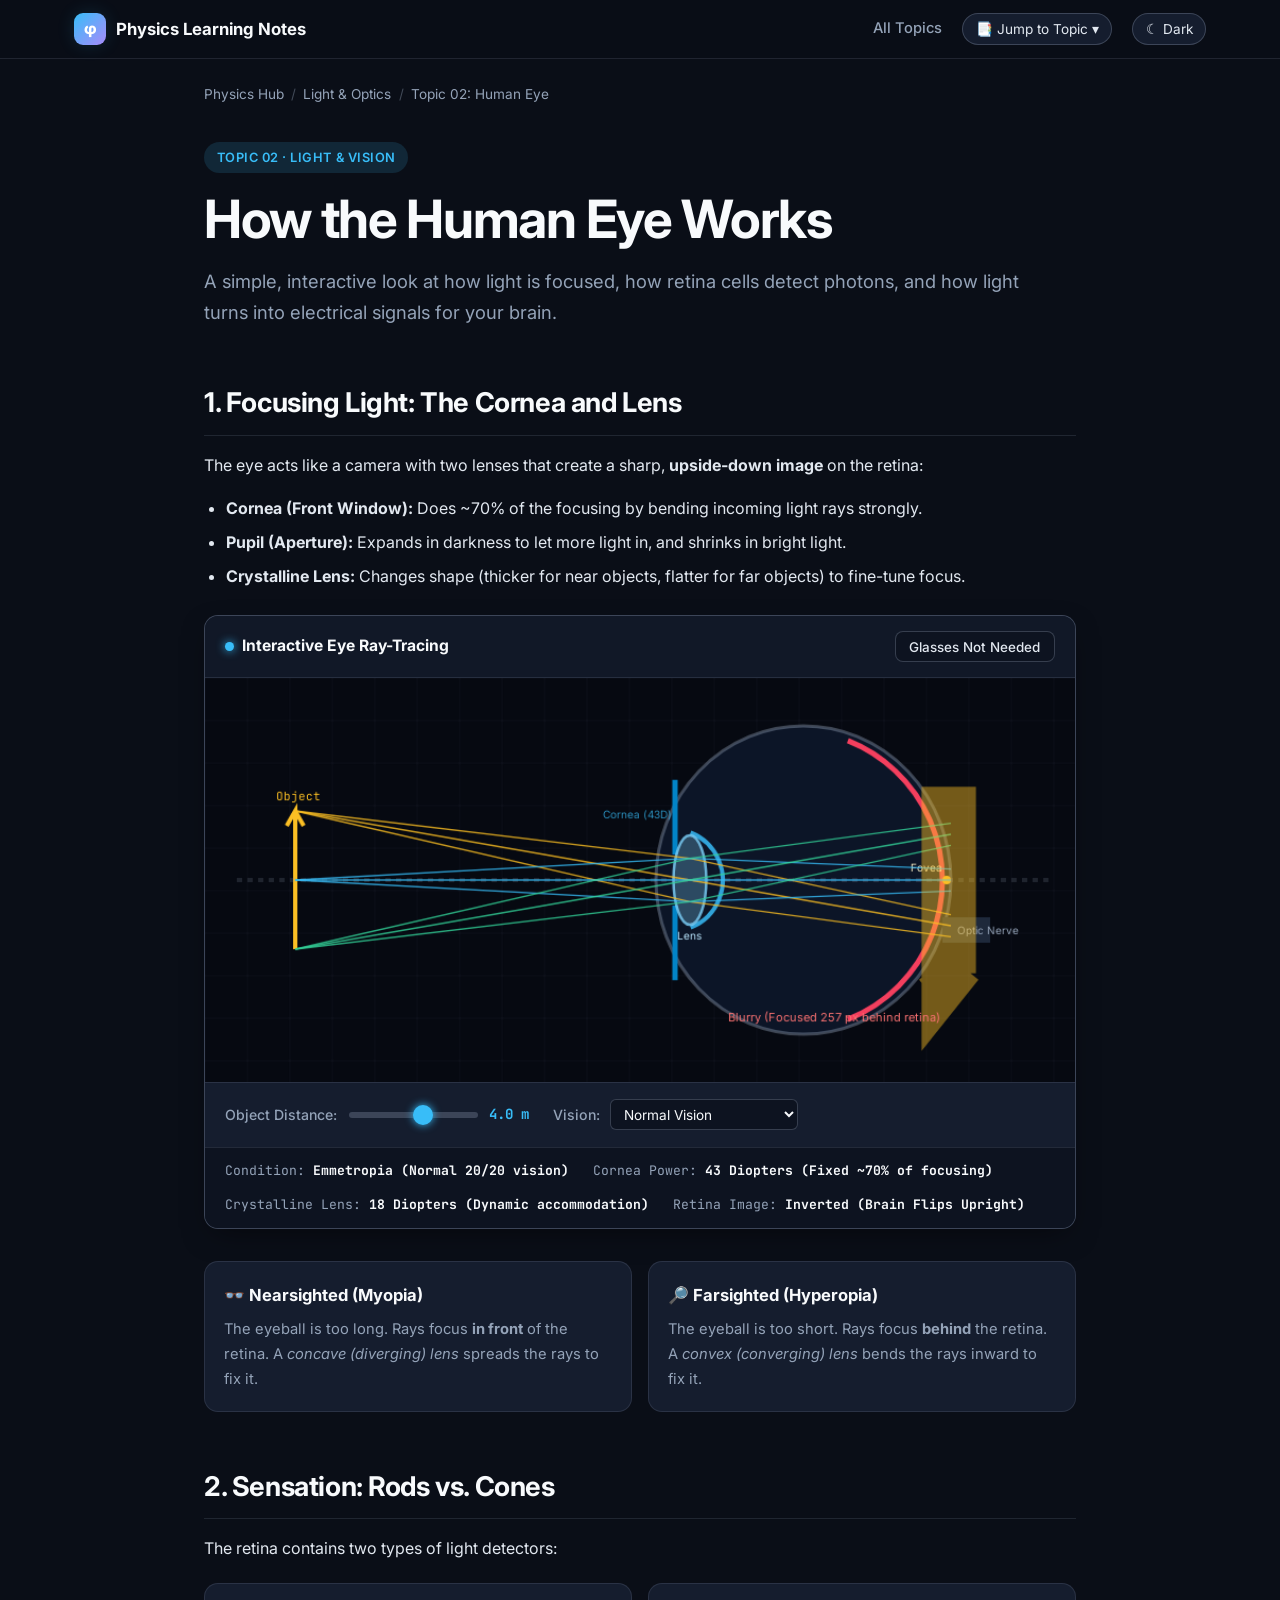
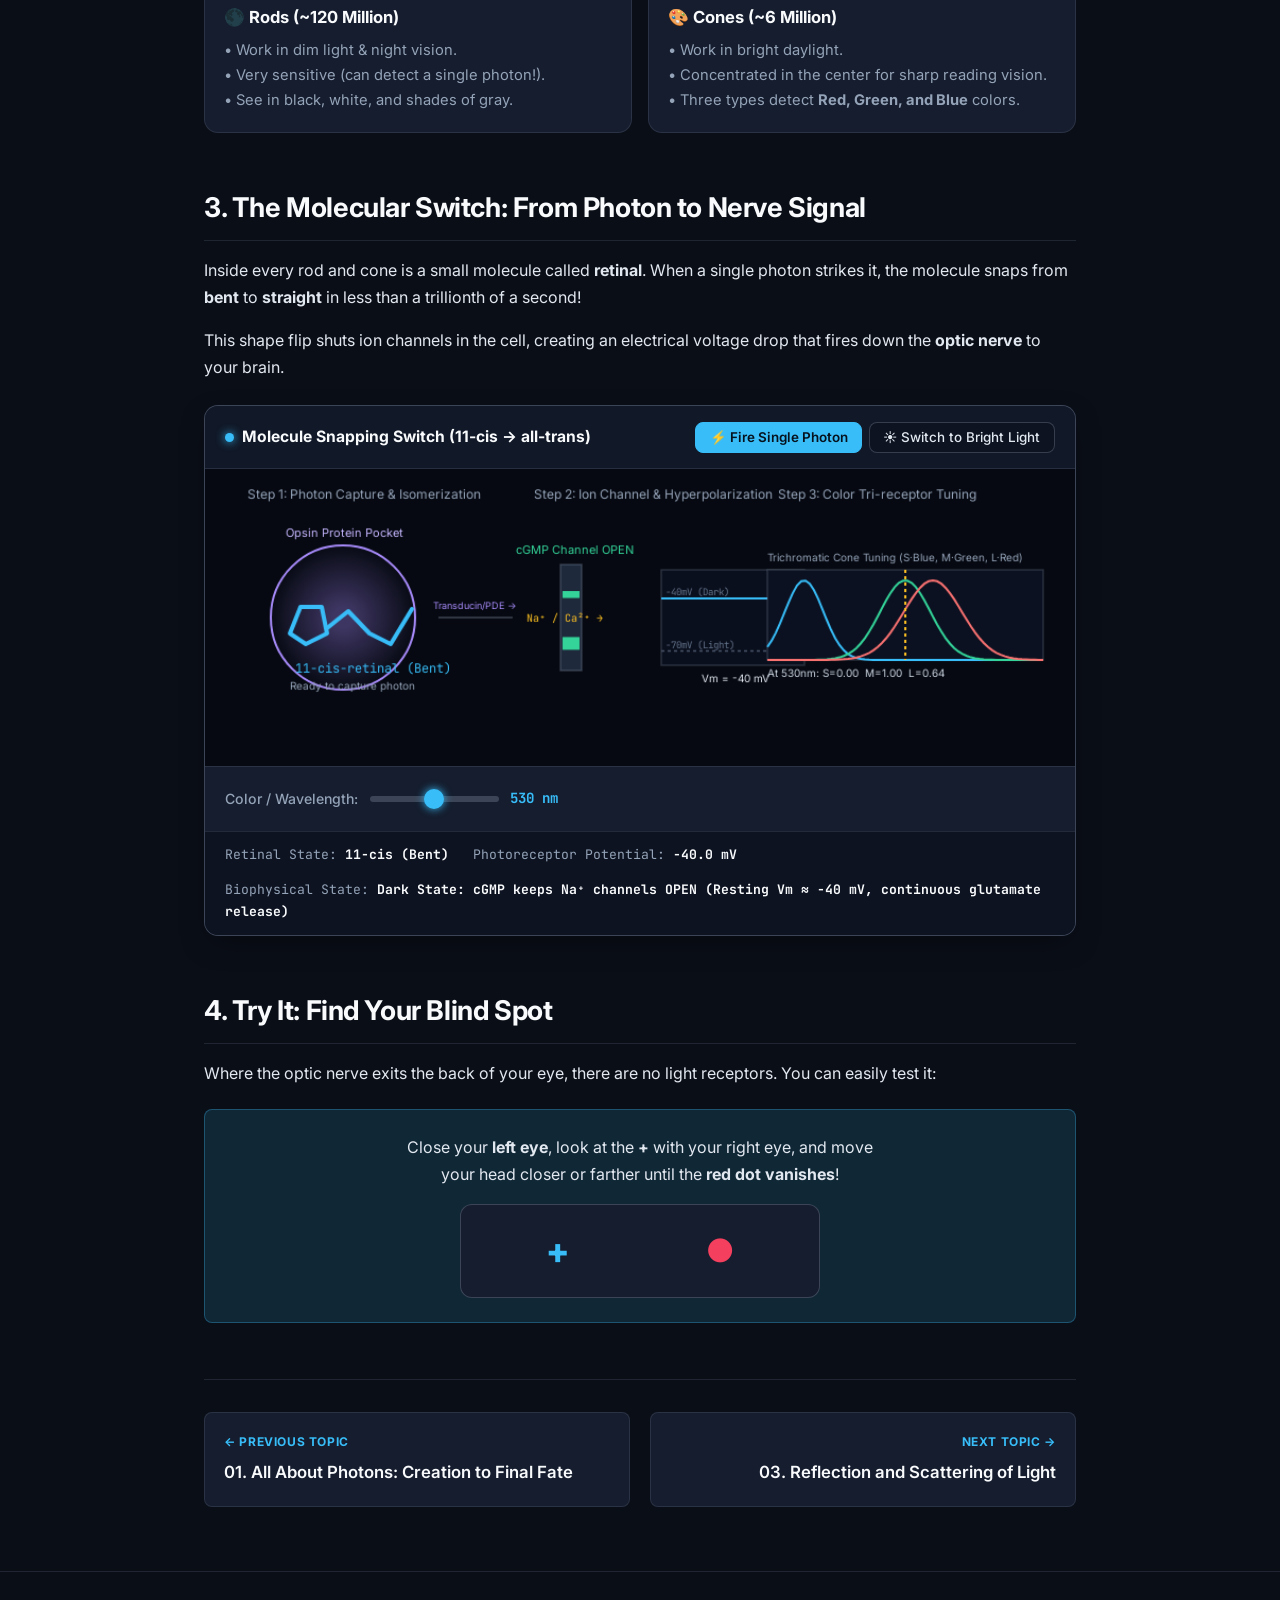
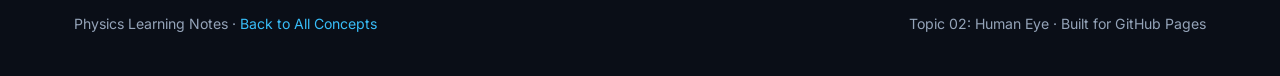
<file: topics/human-eye.html>
<!DOCTYPE html>
<html lang="en" data-theme="dark">
<head>
  <meta charset="UTF-8" />
  <meta name="viewport" content="width=device-width, initial-scale=1.0" />
  <title>How the Human Eye Works — Optics &amp; Vision | Physics Notes</title>
  <meta name="description" content="A simple, visual guide to how the human eye works: focusing light, rods and cones, and the molecular switch of vision." />
  <link rel="preconnect" href="https://fonts.googleapis.com" />
  <link rel="preconnect" href="https://fonts.gstatic.com" crossorigin />
  <link href="https://fonts.googleapis.com/css2?family=Inter:wght@400;500;600;700;800&family=JetBrains+Mono:wght@500;600;700&display=swap" rel="stylesheet" />
  <link rel="stylesheet" href="../assets/css/style.css" />
</head>
<body>
  <header class="site-header">
    <div class="nav-inner">
      <a class="brand" href="../index.html">
        <span class="brand-badge">φ</span>
        <span>Physics Learning Notes</span>
      </a>
      <nav class="nav-links">
        <a href="../index.html">All Topics</a>
        <div class="topic-dropdown-wrap">
          <button id="jump-topics-btn" class="theme-btn" type="button">📑 Jump to Topic ▾</button>
          <div id="jump-topics-menu" class="topic-dropdown-menu"></div>
        </div>
        <button id="theme-toggle" class="theme-btn" type="button">☾ Dark</button>
      </nav>
    </div>
  </header>

  <main class="container" style="max-width: 920px;">
    <nav class="topic-breadcrumb" aria-label="Breadcrumb" style="margin-top: 1.5rem;">
      <a href="../index.html">Physics Hub</a>
      <span class="sep">/</span>
      <a href="../index.html#domain-optics-waves">Light &amp; Optics</a>
      <span class="sep">/</span>
      <span>Topic 02: Human Eye</span>
    </nav>

    <section class="hero" style="padding-top: 1rem; padding-bottom: 1.5rem;">
      <div class="hero-eyebrow">Topic 02 · Light &amp; Vision</div>
      <h1>How the Human Eye Works</h1>
      <p class="lead">
        A simple, interactive look at how light is focused, how retina cells detect photons,
        and how light turns into electrical signals for your brain.
      </p>
    </section>

    <article class="article-content">
      <!-- STEP 1: FOCUSING LIGHT -->
      <section id="focusing-light">
        <h2>1. Focusing Light: The Cornea and Lens</h2>
        <p>
          The eye acts like a camera with two lenses that create a sharp, <strong>upside-down image</strong> on the retina:
        </p>
        <ul>
          <li><strong>Cornea (Front Window):</strong> Does ~70% of the focusing by bending incoming light rays strongly.</li>
          <li><strong>Pupil (Aperture):</strong> Expands in darkness to let more light in, and shrinks in bright light.</li>
          <li><strong>Crystalline Lens:</strong> Changes shape (thicker for near objects, flatter for far objects) to fine-tune focus.</li>
        </ul>

        <!-- SIMULATION 1 -->
        <div class="sim-panel">
          <div class="sim-header">
            <div class="sim-title"><span class="sim-dot"></span> Interactive Eye Ray-Tracing</div>
            <div class="sim-tabs">
              <button id="correct-btn" class="sim-btn" type="button" disabled>Glasses Not Needed</button>
            </div>
          </div>
          <div class="sim-canvas-wrap">
            <canvas id="eye-canvas" width="820" height="380"></canvas>
          </div>
          <div class="sim-controls">
            <div class="control-group">
              <label for="obj-dist-slider">Object Distance:</label>
              <input id="obj-dist-slider" type="range" min="90" max="480" step="5" value="320" />
              <strong id="obj-dist-val" style="font-family: var(--font-mono); color: var(--accent);">4.0 m</strong>
            </div>
            <div class="control-group">
              <label for="defect-select">Vision:</label>
              <select id="defect-select">
                <option value="normal">Normal Vision</option>
                <option value="myopia">Nearsighted (Myopia)</option>
                <option value="hyperopia">Farsighted (Hyperopia)</option>
              </select>
            </div>
          </div>
          <div id="optics-readout" class="sim-readout"></div>
        </div>

        <div class="cards-2col" style="margin-top: 1rem;">
          <div class="info-card">
            <h4>👓 Nearsighted (Myopia)</h4>
            <p>The eyeball is too long. Rays focus <strong>in front</strong> of the retina. A <em>concave (diverging) lens</em> spreads the rays to fix it.</p>
          </div>
          <div class="info-card">
            <h4>🔎 Farsighted (Hyperopia)</h4>
            <p>The eyeball is too short. Rays focus <strong>behind</strong> the retina. A <em>convex (converging) lens</em> bends the rays inward to fix it.</p>
          </div>
        </div>
      </section>

      <!-- STEP 2: RODS & CONES -->
      <section id="rods-and-cones">
        <h2>2. Sensation: Rods vs. Cones</h2>
        <p>The retina contains two types of light detectors:</p>
        <div class="cards-2col">
          <div class="info-card">
            <h4>🌑 Rods (~120 Million)</h4>
            <p>
              • Work in dim light &amp; night vision.<br />
              • Very sensitive (can detect a single photon!).<br />
              • See in black, white, and shades of gray.
            </p>
          </div>
          <div class="info-card">
            <h4>🎨 Cones (~6 Million)</h4>
            <p>
              • Work in bright daylight.<br />
              • Concentrated in the center for sharp reading vision.<br />
              • Three types detect <strong>Red, Green, and Blue</strong> colors.
            </p>
          </div>
        </div>
      </section>

      <!-- STEP 3: THE QUANTUM SWITCH -->
      <section id="quantum-switch">
        <h2>3. The Molecular Switch: From Photon to Nerve Signal</h2>
        <p>
          Inside every rod and cone is a small molecule called <strong>retinal</strong>.
          When a single photon strikes it, the molecule snaps from <strong>bent</strong> to <strong>straight</strong> in less than a trillionth of a second!
        </p>
        <p>
          This shape flip shuts ion channels in the cell, creating an electrical voltage drop that fires down the <strong>optic nerve</strong> to your brain.
        </p>

        <!-- SIMULATION 2 -->
        <div class="sim-panel">
          <div class="sim-header">
            <div class="sim-title"><span class="sim-dot"></span> Molecule Snapping Switch (11-cis → all-trans)</div>
            <div class="sim-tabs">
              <button id="fire-photon-btn" class="sim-btn primary" type="button">⚡ Fire Single Photon</button>
              <button id="toggle-light-dark-btn" class="sim-btn" type="button">☀️ Switch to Bright Light</button>
            </div>
          </div>
          <div class="sim-canvas-wrap">
            <canvas id="transduction-canvas" width="820" height="280"></canvas>
          </div>
          <div class="sim-controls">
            <div class="control-group">
              <label for="cone-wavelength-slider">Color / Wavelength:</label>
              <input id="cone-wavelength-slider" type="range" min="390" max="670" step="5" value="530" />
              <strong id="cone-wavelength-val" style="font-family: var(--font-mono); color: var(--accent);">530 nm</strong>
            </div>
          </div>
          <div id="transduction-readout" class="sim-readout"></div>
        </div>
      </section>

      <!-- STEP 4: BLIND SPOT TEST -->
      <section id="blind-spot">
        <h2>4. Try It: Find Your Blind Spot</h2>
        <p>
          Where the optic nerve exits the back of your eye, there are no light receptors. You can easily test it:
        </p>
        <div class="callout" style="text-align: center; padding: 1.5rem 1rem;">
          <p style="margin: 0 auto 1rem; max-width: 48ch;">
            Close your <strong>left eye</strong>, look at the <strong>+</strong> with your right eye, and move your head closer or farther until the <strong>red dot vanishes</strong>!
          </p>
          <div style="display: flex; justify-content: space-around; align-items: center; max-width: 360px; margin: 0 auto; padding: 1rem; background: var(--bg-card); border-radius: 12px; border: 1px solid var(--border-strong);">
            <span style="font-size: 2.2rem; font-weight: 800; color: var(--accent);">+</span>
            <span style="font-size: 2rem; color: #f43f5e;">●</span>
          </div>
        </div>
      </section>

      <!-- Next / Previous Topic Navigator -->
      <div id="topic-nav-footer" class="topic-nav-footer"></div>
    </article>
  </main>

  <footer class="site-footer">
    <div class="footer-inner">
      <span>Physics Learning Notes · <a href="../index.html">Back to All Concepts</a></span>
      <span>Topic 02: Human Eye · Built for GitHub Pages</span>
    </div>
  </footer>

  <script src="../assets/js/topics-data.js"></script>
  <script src="../assets/js/main.js"></script>
  <script src="../assets/js/eye-sim.js"></script>
</body>
</html>
</file>
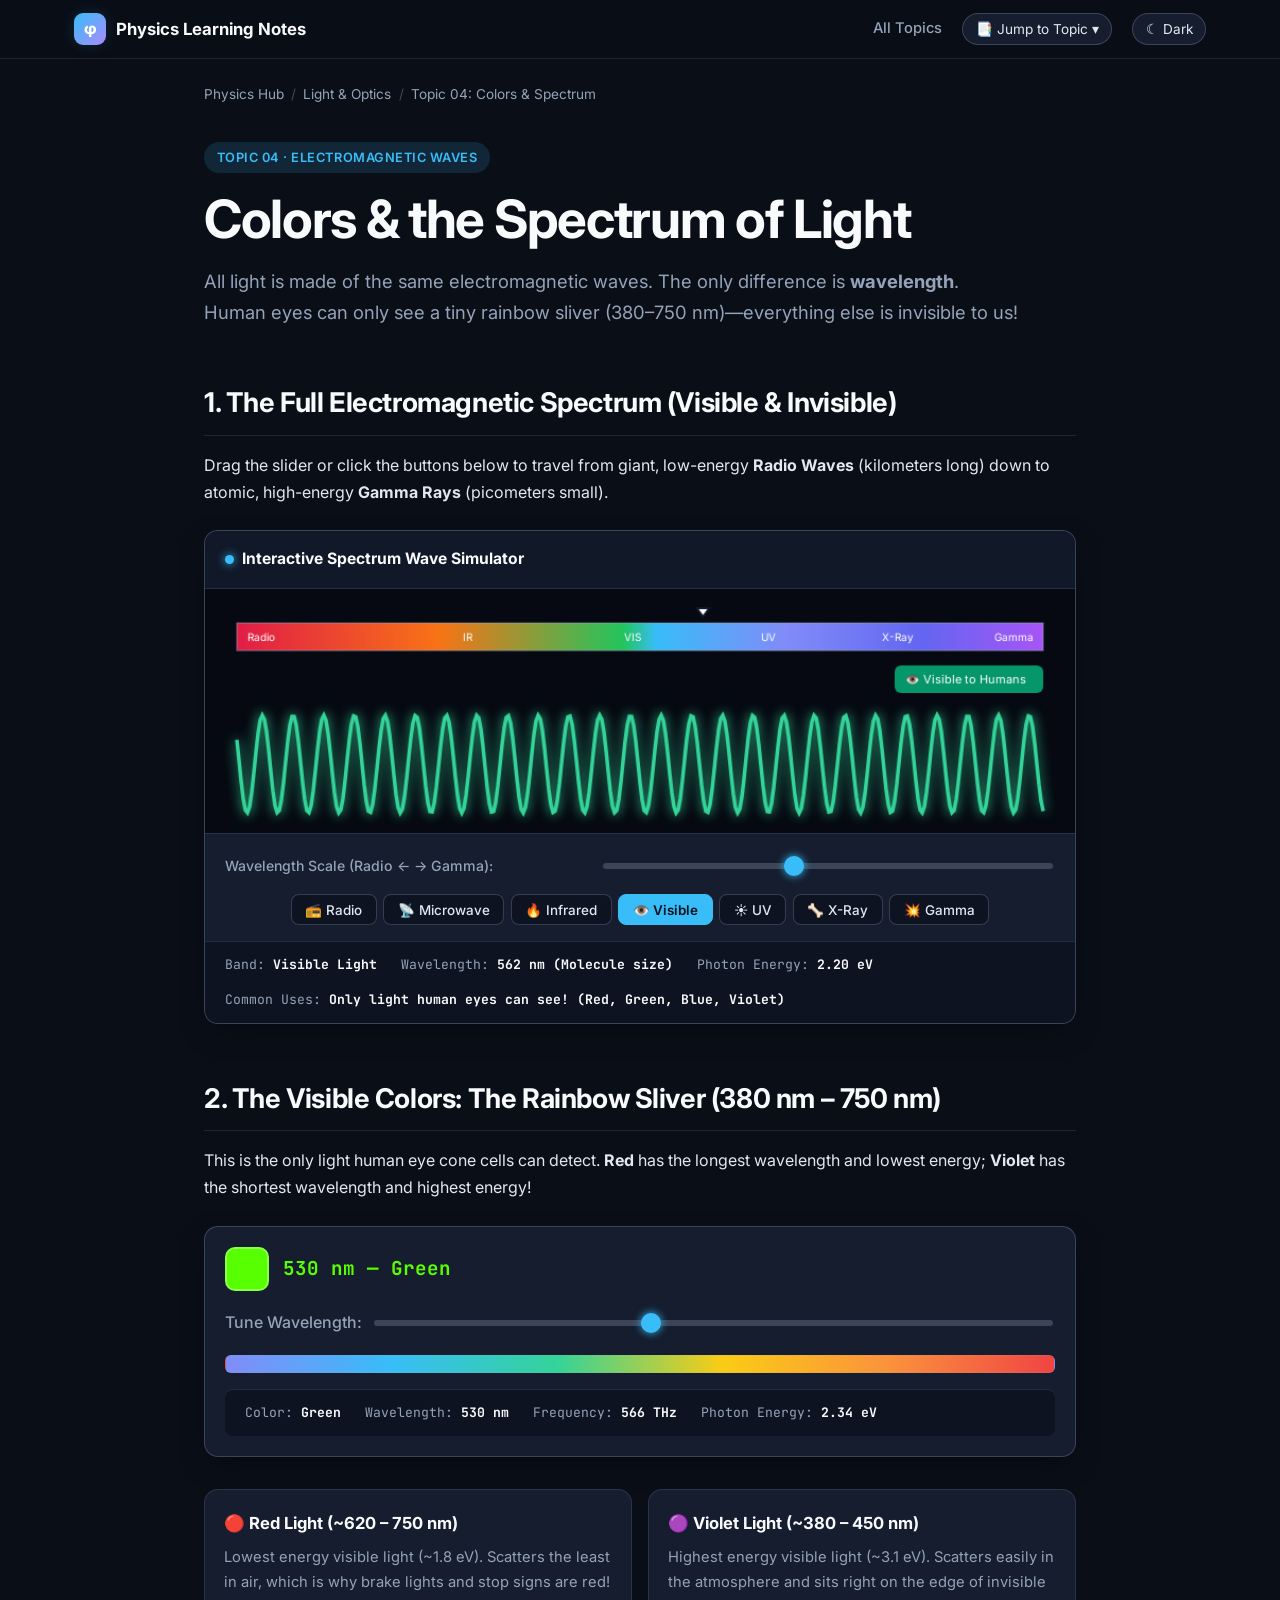
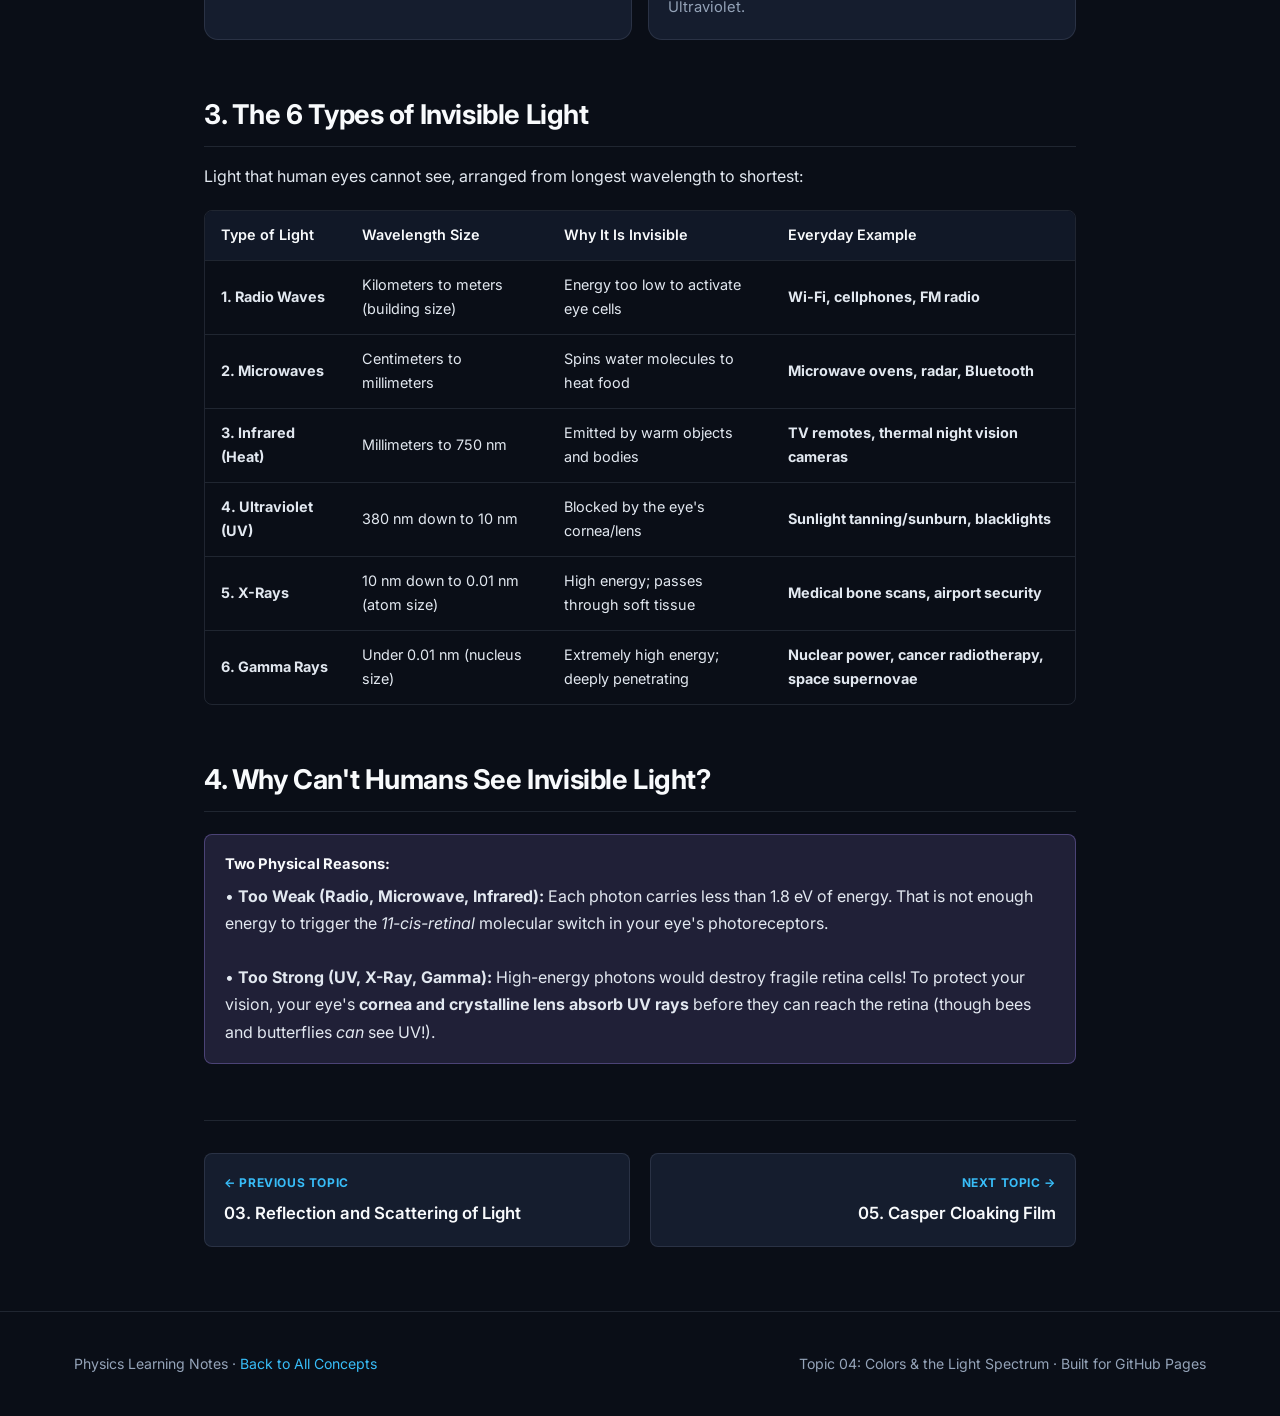
<file: topics/light-spectrum.html>
<!DOCTYPE html>
<html lang="en" data-theme="dark">
<head>
  <meta charset="UTF-8" />
  <meta name="viewport" content="width=device-width, initial-scale=1.0" />
  <title>Colors &amp; the Light Spectrum (Visible &amp; Invisible) | Physics Notes</title>
  <meta name="description" content="A simple, interactive guide to all colors and wavelengths of light—from visible rainbow colors to invisible radio waves, microwaves, infrared, UV, X-rays, and gamma rays." />
  <link rel="preconnect" href="https://fonts.googleapis.com" />
  <link rel="preconnect" href="https://fonts.gstatic.com" crossorigin />
  <link href="https://fonts.googleapis.com/css2?family=Inter:wght@400;500;600;700;800&family=JetBrains+Mono:wght@500;600;700&display=swap" rel="stylesheet" />
  <link rel="stylesheet" href="../assets/css/style.css" />
</head>
<body>
  <header class="site-header">
    <div class="nav-inner">
      <a class="brand" href="../index.html">
        <span class="brand-badge">φ</span>
        <span>Physics Learning Notes</span>
      </a>
      <nav class="nav-links">
        <a href="../index.html">All Topics</a>
        <div class="topic-dropdown-wrap">
          <button id="jump-topics-btn" class="theme-btn" type="button">📑 Jump to Topic ▾</button>
          <div id="jump-topics-menu" class="topic-dropdown-menu"></div>
        </div>
        <button id="theme-toggle" class="theme-btn" type="button">☾ Dark</button>
      </nav>
    </div>
  </header>

  <main class="container" style="max-width: 920px;">
    <nav class="topic-breadcrumb" aria-label="Breadcrumb" style="margin-top: 1.5rem;">
      <a href="../index.html">Physics Hub</a>
      <span class="sep">/</span>
      <a href="../index.html#domain-optics-waves">Light &amp; Optics</a>
      <span class="sep">/</span>
      <span>Topic 04: Colors &amp; Spectrum</span>
    </nav>

    <section class="hero" style="padding-top: 1rem; padding-bottom: 1.5rem;">
      <div class="hero-eyebrow">Topic 04 · Electromagnetic Waves</div>
      <h1>Colors &amp; the Spectrum of Light</h1>
      <p class="lead">
        All light is made of the same electromagnetic waves. The only difference is <strong>wavelength</strong>.
        Human eyes can only see a tiny rainbow sliver (380–750 nm)—everything else is invisible to us!
      </p>
    </section>

    <article class="article-content">
      <!-- SECTION 1: FULL SPECTRUM SIMULATOR -->
      <section id="full-spectrum">
        <h2>1. The Full Electromagnetic Spectrum (Visible &amp; Invisible)</h2>
        <p>
          Drag the slider or click the buttons below to travel from giant, low-energy <strong>Radio Waves</strong> (kilometers long)
          down to atomic, high-energy <strong>Gamma Rays</strong> (picometers small).
        </p>

        <div class="sim-panel">
          <div class="sim-header">
            <div class="sim-title"><span class="sim-dot"></span> Interactive Spectrum Wave Simulator</div>
          </div>
          <div class="sim-canvas-wrap">
            <canvas id="full-em-canvas" width="820" height="230"></canvas>
          </div>
          <div class="sim-controls" style="flex-direction: column; align-items: stretch; gap: 0.75rem;">
            <div class="control-group" style="justify-content: space-between;">
              <label for="em-log-slider">Wavelength Scale (Radio ← → Gamma):</label>
              <input id="em-log-slider" type="range" min="-13" max="3" step="0.05" value="-6.25" style="flex: 1; max-width: 450px;" />
            </div>
            <div class="sim-tabs" style="justify-content: center;">
              <button class="sim-btn" type="button" data-em-preset="1.5">📻 Radio</button>
              <button class="sim-btn" type="button" data-em-preset="-1.2">📡 Microwave</button>
              <button class="sim-btn" type="button" data-em-preset="-4.8">🔥 Infrared</button>
              <button class="sim-btn active" type="button" data-em-preset="-6.25">👁️ Visible</button>
              <button class="sim-btn" type="button" data-em-preset="-7.4">☀️ UV</button>
              <button class="sim-btn" type="button" data-em-preset="-10">🦴 X-Ray</button>
              <button class="sim-btn" type="button" data-em-preset="-12.5">💥 Gamma</button>
            </div>
          </div>
          <div id="full-em-readout" class="sim-readout"></div>
        </div>
      </section>

      <!-- SECTION 2: VISIBLE COLORS -->
      <section id="visible-colors">
        <h2>2. The Visible Colors: The Rainbow Sliver (380 nm – 750 nm)</h2>
        <p>
          This is the only light human eye cone cells can detect.
          <strong>Red</strong> has the longest wavelength and lowest energy; <strong>Violet</strong> has the shortest wavelength and highest energy!
        </p>

        <div class="sim-panel" style="padding: 1.25rem;">
          <div style="display: flex; flex-wrap: wrap; align-items: center; justify-content: space-between; gap: 1rem; margin-bottom: 1rem;">
            <div style="display: flex; align-items: center; gap: 0.9rem;">
              <div id="color-swatch-box" style="width: 44px; height: 44px; border-radius: 10px; border: 2px solid rgba(255,255,255,0.3); background: #34d399;"></div>
              <strong id="color-name-label" style="font-size: 1.2rem; font-family: var(--font-mono);">530 nm — Green</strong>
            </div>
          </div>

          <div class="control-group" style="margin-bottom: 1rem;">
            <label for="color-nm-slider">Tune Wavelength:</label>
            <input id="color-nm-slider" type="range" min="380" max="750" step="1" value="530" style="flex: 1;" />
          </div>

          <!-- Color reference bar -->
          <div style="height: 18px; border-radius: 6px; background: linear-gradient(to right, #818cf8, #38bdf8, #34d399, #facc15, #fb923c, #ef4444); margin-bottom: 1rem; border: 1px solid var(--border);"></div>

          <div id="color-readout" class="sim-readout" style="border-radius: 8px;"></div>
        </div>

        <div class="cards-2col" style="margin-top: 1rem;">
          <div class="info-card">
            <h4>🔴 Red Light (~620 – 750 nm)</h4>
            <p>Lowest energy visible light (~1.8 eV). Scatters the least in air, which is why brake lights and stop signs are red!</p>
          </div>
          <div class="info-card">
            <h4>🟣 Violet Light (~380 – 450 nm)</h4>
            <p>Highest energy visible light (~3.1 eV). Scatters easily in the atmosphere and sits right on the edge of invisible Ultraviolet.</p>
          </div>
        </div>
      </section>

      <!-- SECTION 3: INVISIBLE LIGHT -->
      <section id="invisible-light">
        <h2>3. The 6 Types of Invisible Light</h2>
        <p>Light that human eyes cannot see, arranged from longest wavelength to shortest:</p>

        <div class="table-wrap">
          <table>
            <thead>
              <tr>
                <th>Type of Light</th>
                <th>Wavelength Size</th>
                <th>Why It Is Invisible</th>
                <th>Everyday Example</th>
              </tr>
            </thead>
            <tbody>
              <tr>
                <td><strong>1. Radio Waves</strong></td>
                <td>Kilometers to meters (building size)</td>
                <td>Energy too low to activate eye cells</td>
                <td><strong>Wi-Fi, cellphones, FM radio</strong></td>
              </tr>
              <tr>
                <td><strong>2. Microwaves</strong></td>
                <td>Centimeters to millimeters</td>
                <td>Spins water molecules to heat food</td>
                <td><strong>Microwave ovens, radar, Bluetooth</strong></td>
              </tr>
              <tr>
                <td><strong>3. Infrared (Heat)</strong></td>
                <td>Millimeters to 750 nm</td>
                <td>Emitted by warm objects and bodies</td>
                <td><strong>TV remotes, thermal night vision cameras</strong></td>
              </tr>
              <tr>
                <td><strong>4. Ultraviolet (UV)</strong></td>
                <td>380 nm down to 10 nm</td>
                <td>Blocked by the eye's cornea/lens</td>
                <td><strong>Sunlight tanning/sunburn, blacklights</strong></td>
              </tr>
              <tr>
                <td><strong>5. X-Rays</strong></td>
                <td>10 nm down to 0.01 nm (atom size)</td>
                <td>High energy; passes through soft tissue</td>
                <td><strong>Medical bone scans, airport security</strong></td>
              </tr>
              <tr>
                <td><strong>6. Gamma Rays</strong></td>
                <td>Under 0.01 nm (nucleus size)</td>
                <td>Extremely high energy; deeply penetrating</td>
                <td><strong>Nuclear power, cancer radiotherapy, space supernovae</strong></td>
              </tr>
            </tbody>
          </table>
        </div>
      </section>

      <!-- SECTION 4: WHY HUMANS CAN'T SEE IT -->
      <section id="why-invisible">
        <h2>4. Why Can't Humans See Invisible Light?</h2>
        <div class="callout violet">
          <div class="callout-title">Two Physical Reasons:</div>
          • <strong>Too Weak (Radio, Microwave, Infrared):</strong> Each photon carries less than 1.8 eV of energy. That is not enough energy to trigger the <em>11-cis-retinal</em> molecular switch in your eye's photoreceptors.<br /><br />
          • <strong>Too Strong (UV, X-Ray, Gamma):</strong> High-energy photons would destroy fragile retina cells! To protect your vision, your eye's <strong>cornea and crystalline lens absorb UV rays</strong> before they can reach the retina (though bees and butterflies <em>can</em> see UV!).
        </div>
      </section>

      <!-- Next / Previous Topic Navigator -->
      <div id="topic-nav-footer" class="topic-nav-footer"></div>
    </article>
  </main>

  <footer class="site-footer">
    <div class="footer-inner">
      <span>Physics Learning Notes · <a href="../index.html">Back to All Concepts</a></span>
      <span>Topic 04: Colors &amp; the Light Spectrum · Built for GitHub Pages</span>
    </div>
  </footer>

  <script src="../assets/js/topics-data.js"></script>
  <script src="../assets/js/main.js"></script>
  <script src="../assets/js/spectrum-sim.js"></script>
</body>
</html>
</file>
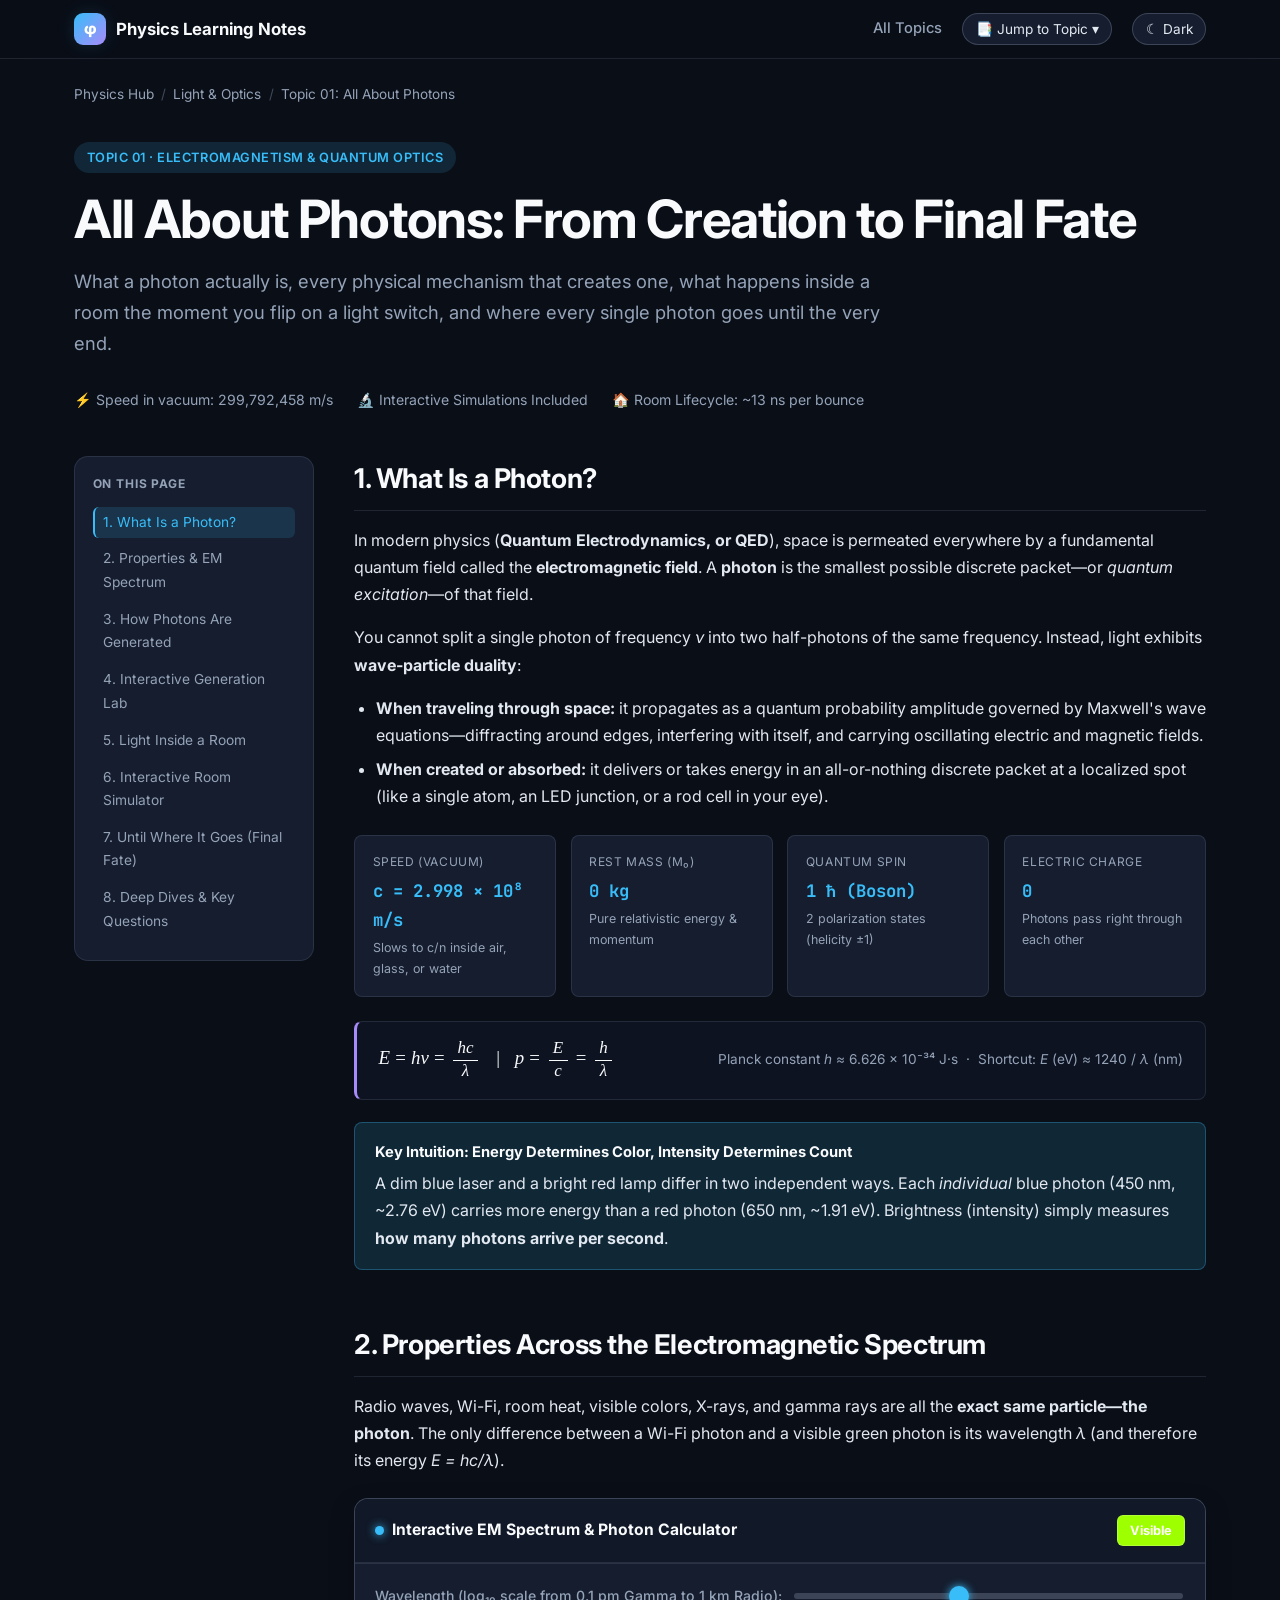
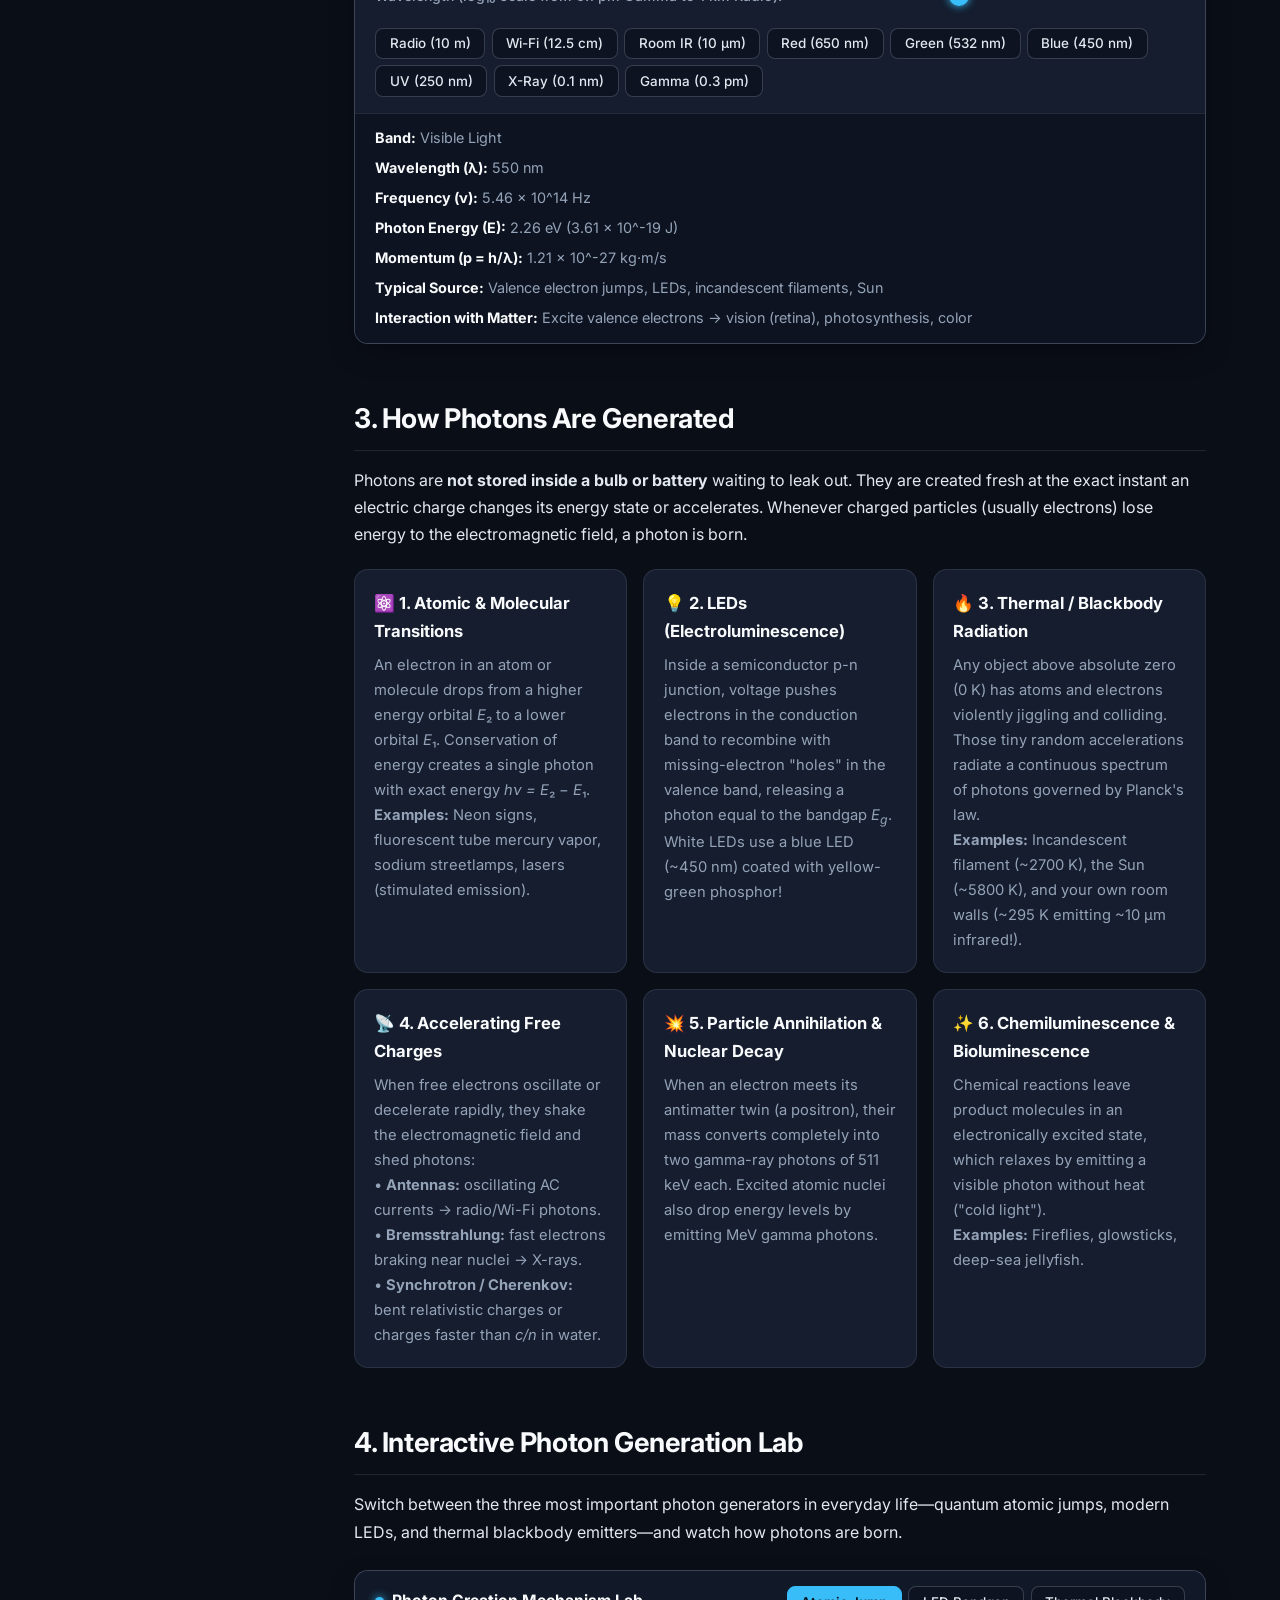
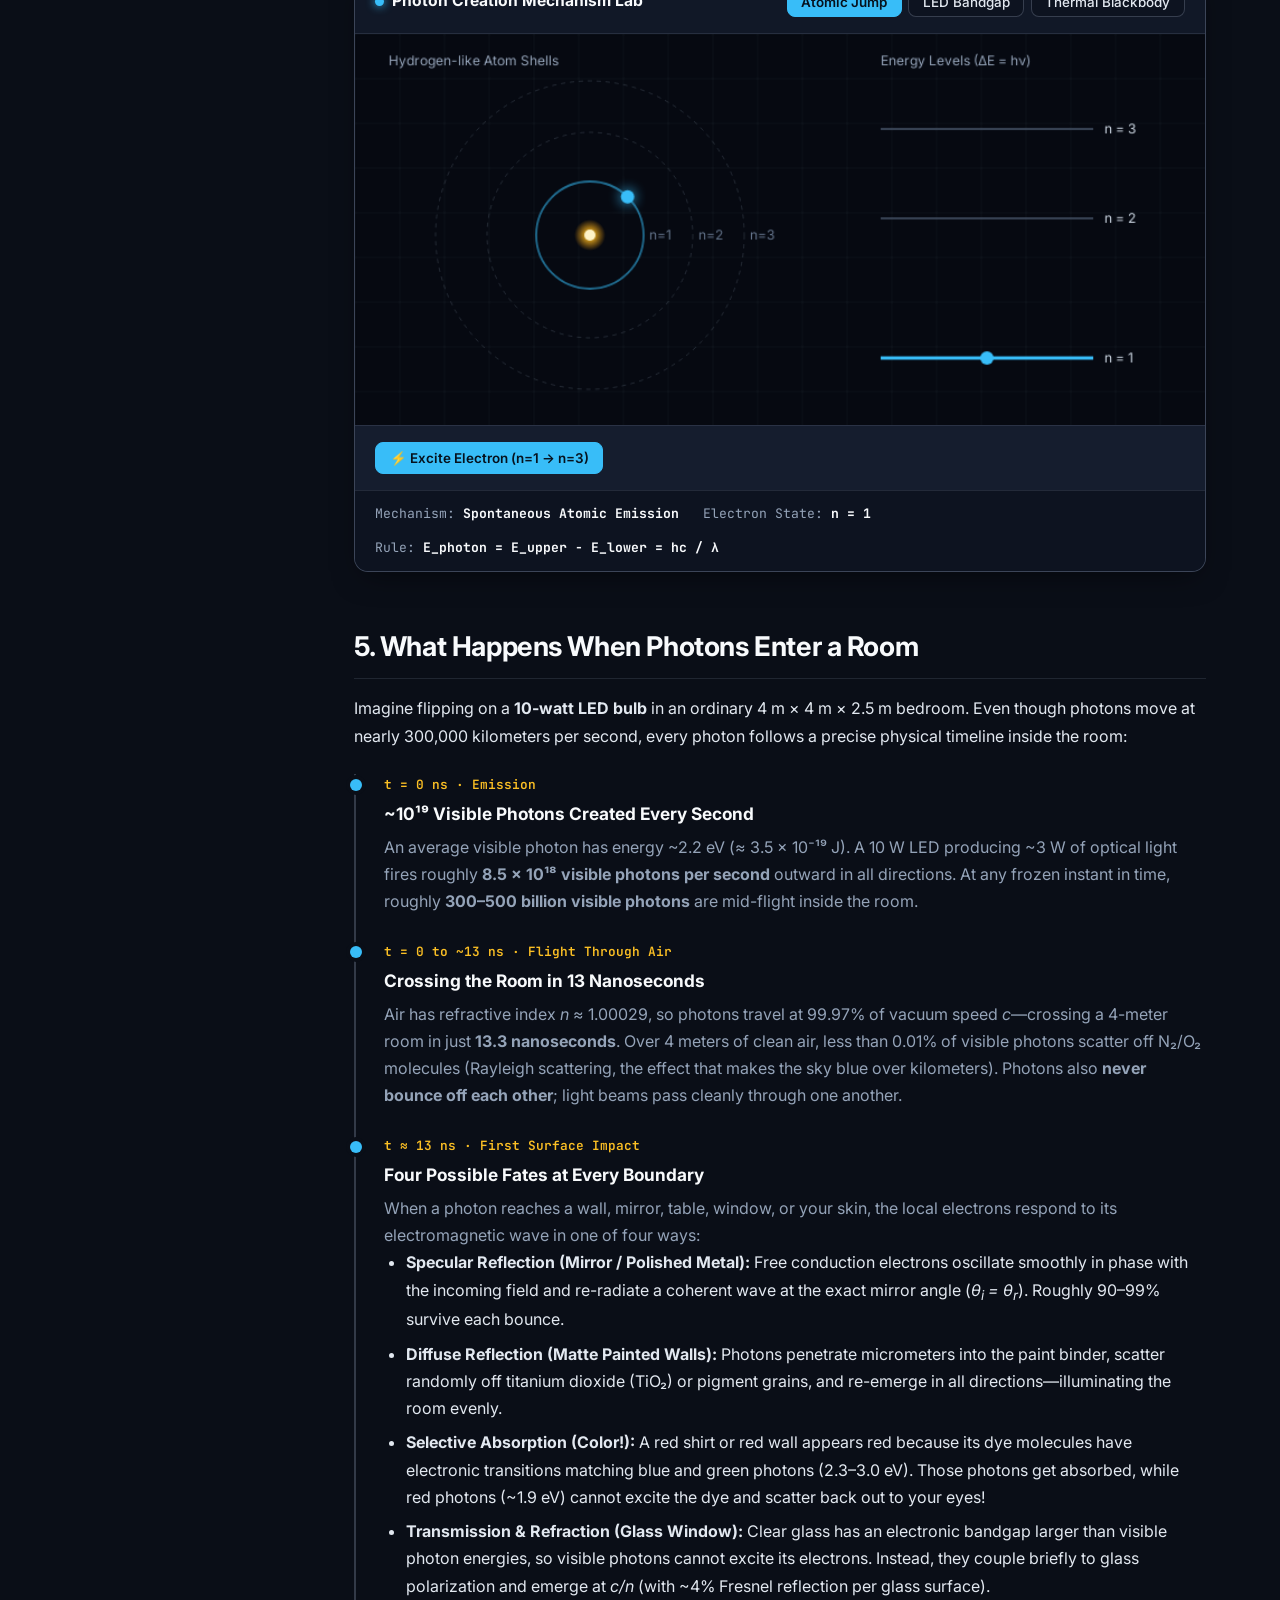
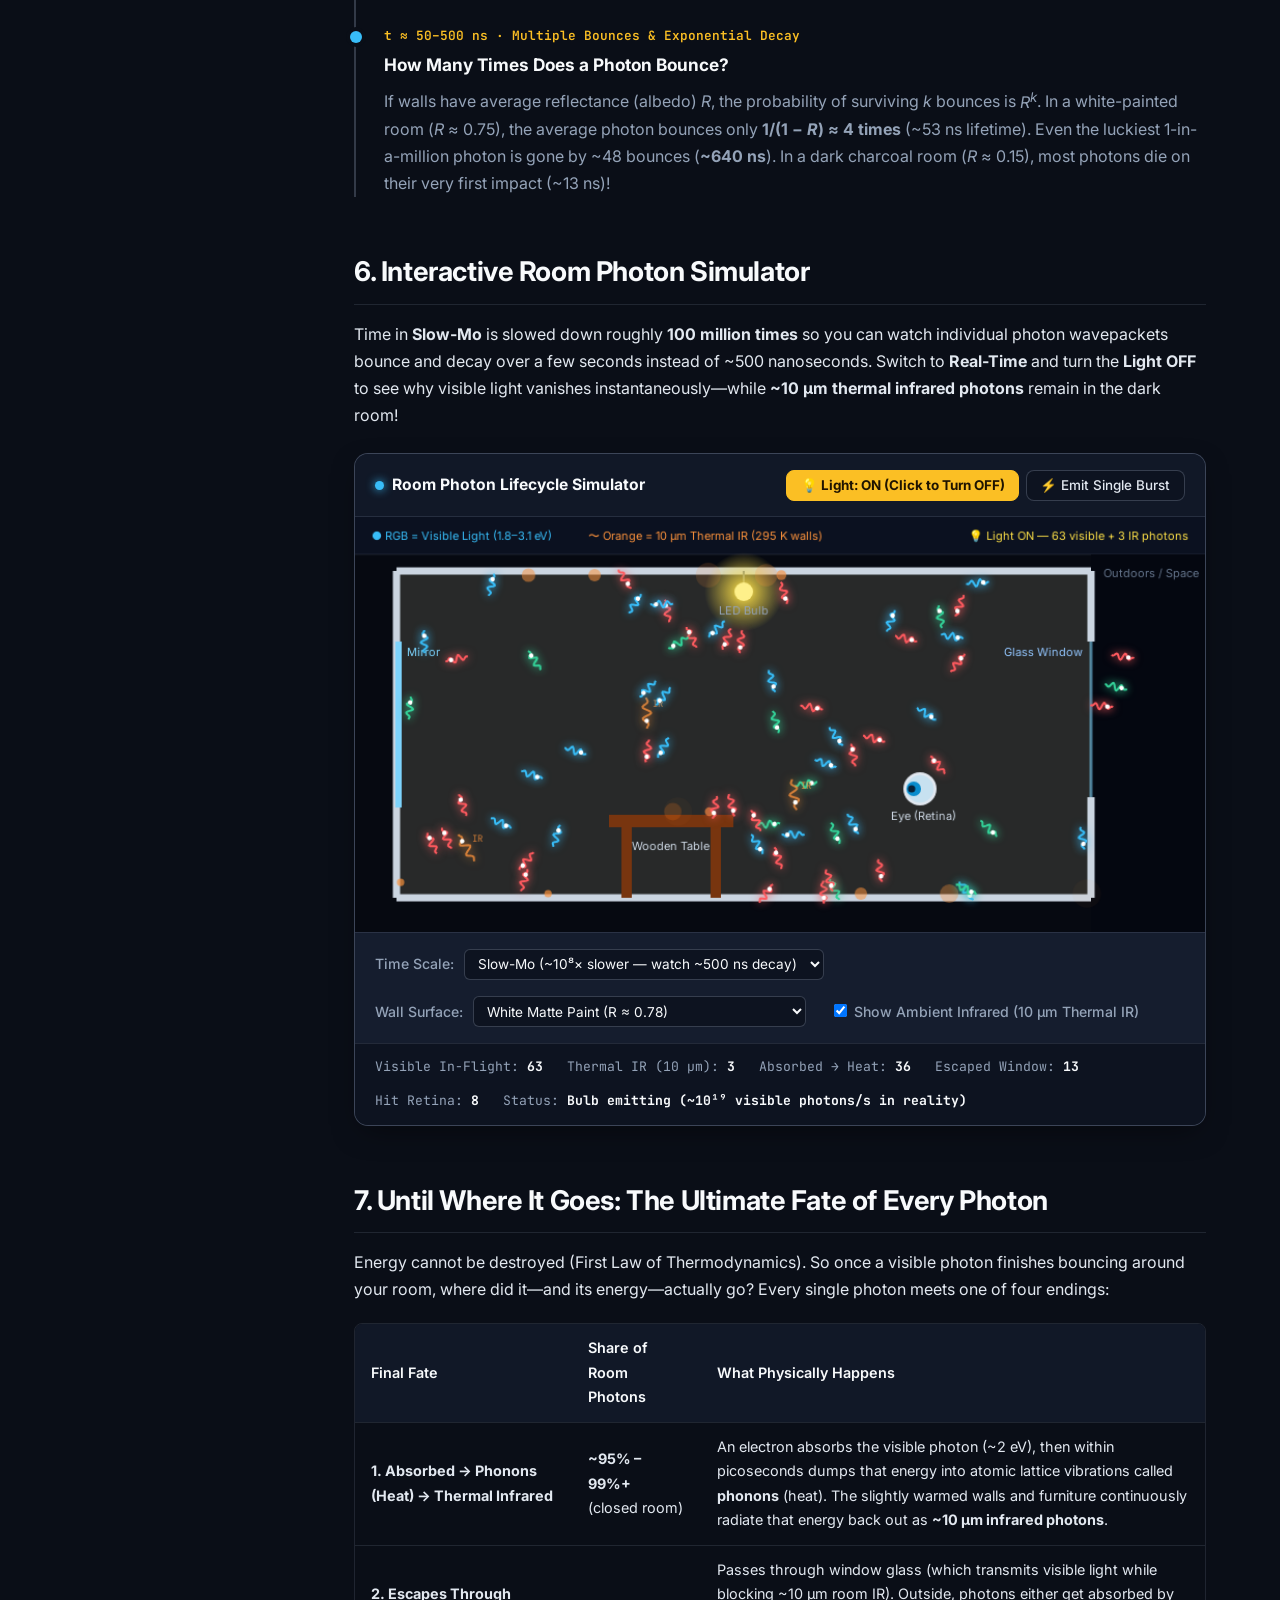
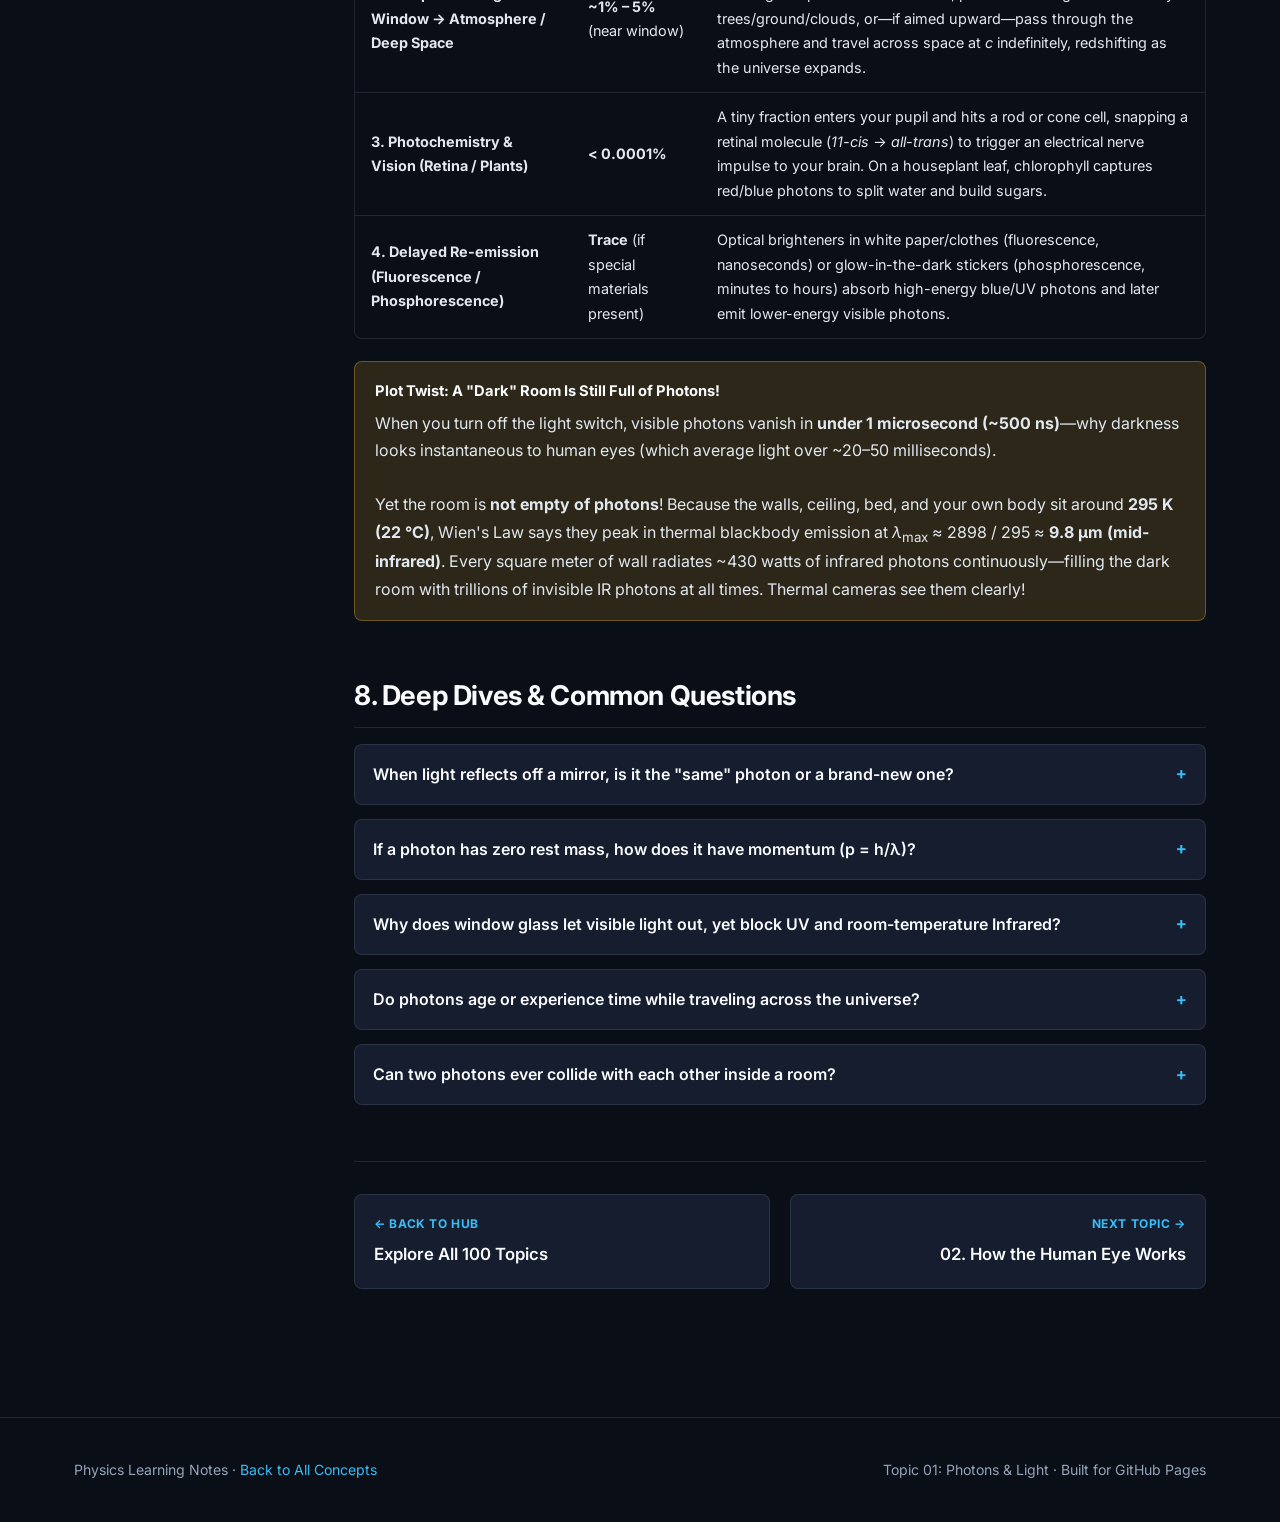
<file: topics/photons.html>
<!DOCTYPE html>
<html lang="en" data-theme="dark">
<head>
  <meta charset="UTF-8" />
  <meta name="viewport" content="width=device-width, initial-scale=1.0" />
  <title>All About Photons — Creation, Room Journey &amp; Final Fate | Physics Notes</title>
  <meta name="description" content="A complete interactive guide to photons: what they are, how they are generated, what happens to light inside a room, and where every photon ultimately goes." />
  <link rel="preconnect" href="https://fonts.googleapis.com" />
  <link rel="preconnect" href="https://fonts.gstatic.com" crossorigin />
  <link href="https://fonts.googleapis.com/css2?family=Inter:wght@400;500;600;700;800&family=JetBrains+Mono:wght@500;600;700&display=swap" rel="stylesheet" />
  <link rel="stylesheet" href="../assets/css/style.css" />
</head>
<body>
  <header class="site-header">
    <div class="nav-inner">
      <a class="brand" href="../index.html">
        <span class="brand-badge">φ</span>
        <span>Physics Learning Notes</span>
      </a>
      <nav class="nav-links">
        <a href="../index.html">All Topics</a>
        <div class="topic-dropdown-wrap">
          <button id="jump-topics-btn" class="theme-btn" type="button">📑 Jump to Topic ▾</button>
          <div id="jump-topics-menu" class="topic-dropdown-menu"></div>
        </div>
        <button id="theme-toggle" class="theme-btn" type="button">☾ Dark</button>
      </nav>
    </div>
  </header>

  <main class="container">
    <nav class="topic-breadcrumb" aria-label="Breadcrumb" style="margin-top: 1.5rem;">
      <a href="../index.html">Physics Hub</a>
      <span class="sep">/</span>
      <a href="../index.html#domain-optics-waves">Light &amp; Optics</a>
      <span class="sep">/</span>
      <span>Topic 01: All About Photons</span>
    </nav>

    <section class="hero" style="padding-top: 1rem;">
      <div class="hero-eyebrow">Topic 01 · Electromagnetism &amp; Quantum Optics</div>
      <h1>All About Photons: From Creation to Final Fate</h1>
      <p class="lead">
        What a photon actually is, every physical mechanism that creates one, what happens inside a room
        the moment you flip on a light switch, and where every single photon goes until the very end.
      </p>
      <div class="hero-meta">
        <span>⚡ Speed in vacuum: 299,792,458 m/s</span>
        <span>🔬 Interactive Simulations Included</span>
        <span>🏠 Room Lifecycle: ~13 ns per bounce</span>
      </div>
    </section>

    <div class="topic-layout">
      <!-- Sticky Sidebar Table of Contents -->
      <aside class="toc" aria-label="Table of Contents">
        <div class="toc-title">On This Page</div>
        <ul>
          <li><a href="#what-is-a-photon">1. What Is a Photon?</a></li>
          <li><a href="#spectrum-explorer">2. Properties &amp; EM Spectrum</a></li>
          <li><a href="#how-generated">3. How Photons Are Generated</a></li>
          <li><a href="#generation-lab">4. Interactive Generation Lab</a></li>
          <li><a href="#inside-a-room">5. Light Inside a Room</a></li>
          <li><a href="#room-simulator">6. Interactive Room Simulator</a></li>
          <li><a href="#final-fate">7. Until Where It Goes (Final Fate)</a></li>
          <li><a href="#deep-dives">8. Deep Dives &amp; Key Questions</a></li>
        </ul>
      </aside>

      <!-- Main Article Content -->
      <article class="article-content">
        <!-- SECTION 1 -->
        <section id="what-is-a-photon">
          <h2>1. What Is a Photon?</h2>
          <p>
            In modern physics (<strong>Quantum Electrodynamics, or QED</strong>), space is permeated everywhere by a
            fundamental quantum field called the <strong>electromagnetic field</strong>. A <strong>photon</strong> is the
            smallest possible discrete packet—or <em>quantum excitation</em>—of that field.
          </p>
          <p>
            You cannot split a single photon of frequency <i>ν</i> into two half-photons of the same frequency. Instead,
            light exhibits <strong>wave-particle duality</strong>:
          </p>
          <ul>
            <li><strong>When traveling through space:</strong> it propagates as a quantum probability amplitude governed by Maxwell's wave equations—diffracting around edges, interfering with itself, and carrying oscillating electric and magnetic fields.</li>
            <li><strong>When created or absorbed:</strong> it delivers or takes energy in an all-or-nothing discrete packet at a localized spot (like a single atom, an LED junction, or a rod cell in your eye).</li>
          </ul>

          <div class="stat-strip">
            <div class="stat-box">
              <div class="stat-label">Speed (Vacuum)</div>
              <div class="stat-value">c = 2.998 × 10⁸ m/s</div>
              <div class="stat-sub">Slows to c/n inside air, glass, or water</div>
            </div>
            <div class="stat-box">
              <div class="stat-label">Rest Mass (m₀)</div>
              <div class="stat-value">0 kg</div>
              <div class="stat-sub">Pure relativistic energy &amp; momentum</div>
            </div>
            <div class="stat-box">
              <div class="stat-label">Quantum Spin</div>
              <div class="stat-value">1 ħ (Boson)</div>
              <div class="stat-sub">2 polarization states (helicity ±1)</div>
            </div>
            <div class="stat-box">
              <div class="stat-label">Electric Charge</div>
              <div class="stat-value">0</div>
              <div class="stat-sub">Photons pass right through each other</div>
            </div>
          </div>

          <div class="math-card">
            <div class="math-expr">
              <i>E</i> = <i>hν</i> =
              <span class="frac"><span><i>hc</i></span><span><i>λ</i></span></span>
              &nbsp;&nbsp;|&nbsp;&nbsp;
              <i>p</i> =
              <span class="frac"><span><i>E</i></span><span><i>c</i></span></span>
              =
              <span class="frac"><span><i>h</i></span><span><i>λ</i></span></span>
            </div>
            <div class="math-note">
              Planck constant <i>h</i> ≈ 6.626 × 10⁻³⁴ J·s &nbsp;·&nbsp; Shortcut: <i>E</i> (eV) ≈ 1240 / <i>λ</i> (nm)
            </div>
          </div>

          <div class="callout">
            <div class="callout-title">Key Intuition: Energy Determines Color, Intensity Determines Count</div>
            A dim blue laser and a bright red lamp differ in two independent ways. Each <em>individual</em> blue photon
            (450 nm, ~2.76 eV) carries more energy than a red photon (650 nm, ~1.91 eV). Brightness (intensity) simply
            measures <strong>how many photons arrive per second</strong>.
          </div>
        </section>

        <!-- SECTION 2 -->
        <section id="spectrum-explorer">
          <h2>2. Properties Across the Electromagnetic Spectrum</h2>
          <p>
            Radio waves, Wi-Fi, room heat, visible colors, X-rays, and gamma rays are all the <strong>exact same particle—the photon</strong>.
            The only difference between a Wi-Fi photon and a visible green photon is its wavelength <i>λ</i> (and therefore its energy <i>E = hc/λ</i>).
          </p>

          <div class="sim-panel">
            <div class="sim-header">
              <div class="sim-title"><span class="sim-dot"></span> Interactive EM Spectrum &amp; Photon Calculator</div>
              <div id="em-swatch" style="padding: 0.25rem 0.75rem; border-radius: 6px; font-size: 0.8rem; font-weight: 700; color: #fff; border: 1px solid rgba(255,255,255,0.2);">
                Visible
              </div>
            </div>
            <div class="sim-controls" style="flex-direction: column; align-items: stretch;">
              <div class="control-group" style="justify-content: space-between;">
                <label for="em-slider">Wavelength (log₁₀ scale from 0.1 pm Gamma to 1 km Radio):</label>
                <input id="em-slider" type="range" min="-13" max="3" step="0.02" value="-6.27" style="flex: 1; max-width: 420px;" />
              </div>
              <div class="sim-tabs">
                <button class="sim-btn" type="button" data-em-exp="1">Radio (10 m)</button>
                <button class="sim-btn" type="button" data-em-exp="-0.9">Wi-Fi (12.5 cm)</button>
                <button class="sim-btn" type="button" data-em-exp="-5">Room IR (10 µm)</button>
                <button class="sim-btn" type="button" data-em-exp="-6.18">Red (650 nm)</button>
                <button class="sim-btn" type="button" data-em-exp="-6.27">Green (532 nm)</button>
                <button class="sim-btn" type="button" data-em-exp="-6.35">Blue (450 nm)</button>
                <button class="sim-btn" type="button" data-em-exp="-6.6">UV (250 nm)</button>
                <button class="sim-btn" type="button" data-em-exp="-10">X-Ray (0.1 nm)</button>
                <button class="sim-btn" type="button" data-em-exp="-12.5">Gamma (0.3 pm)</button>
              </div>
            </div>
            <div id="em-readout" class="sim-readout" style="flex-direction: column; gap: 0.35rem; font-family: var(--font-sans); font-size: 0.9rem;"></div>
          </div>
        </section>

        <!-- SECTION 3 -->
        <section id="how-generated">
          <h2>3. How Photons Are Generated</h2>
          <p>
            Photons are <strong>not stored inside a bulb or battery</strong> waiting to leak out. They are created fresh at
            the exact instant an electric charge changes its energy state or accelerates. Whenever charged particles (usually
            electrons) lose energy to the electromagnetic field, a photon is born.
          </p>

          <div class="cards-2col">
            <div class="info-card">
              <h4>⚛️ 1. Atomic &amp; Molecular Transitions</h4>
              <p>
                An electron in an atom or molecule drops from a higher energy orbital <i>E</i>₂ to a lower orbital <i>E</i>₁.
                Conservation of energy creates a single photon with exact energy <i>hν = E</i>₂ − <i>E</i>₁.
                <br /><strong>Examples:</strong> Neon signs, fluorescent tube mercury vapor, sodium streetlamps, lasers (stimulated emission).
              </p>
            </div>

            <div class="info-card">
              <h4>💡 2. LEDs (Electroluminescence)</h4>
              <p>
                Inside a semiconductor p-n junction, voltage pushes electrons in the conduction band to recombine with
                missing-electron "holes" in the valence band, releasing a photon equal to the bandgap <i>E<sub>g</sub></i>.
                White LEDs use a blue LED (~450 nm) coated with yellow-green phosphor!
              </p>
            </div>

            <div class="info-card">
              <h4>🔥 3. Thermal / Blackbody Radiation</h4>
              <p>
                Any object above absolute zero (0 K) has atoms and electrons violently jiggling and colliding. Those tiny
                random accelerations radiate a continuous spectrum of photons governed by Planck's law.
                <br /><strong>Examples:</strong> Incandescent filament (~2700 K), the Sun (~5800 K), and your own room walls (~295 K emitting ~10 µm infrared!).
              </p>
            </div>

            <div class="info-card">
              <h4>📡 4. Accelerating Free Charges</h4>
              <p>
                When free electrons oscillate or decelerate rapidly, they shake the electromagnetic field and shed photons:
                <br />• <strong>Antennas:</strong> oscillating AC currents → radio/Wi-Fi photons.
                <br />• <strong>Bremsstrahlung:</strong> fast electrons braking near nuclei → X-rays.
                <br />• <strong>Synchrotron / Cherenkov:</strong> bent relativistic charges or charges faster than <i>c/n</i> in water.
              </p>
            </div>

            <div class="info-card">
              <h4>💥 5. Particle Annihilation &amp; Nuclear Decay</h4>
              <p>
                When an electron meets its antimatter twin (a positron), their mass converts completely into two gamma-ray
                photons of 511 keV each. Excited atomic nuclei also drop energy levels by emitting MeV gamma photons.
              </p>
            </div>

            <div class="info-card">
              <h4>✨ 6. Chemiluminescence &amp; Bioluminescence</h4>
              <p>
                Chemical reactions leave product molecules in an electronically excited state, which relaxes by emitting a
                visible photon without heat ("cold light").
                <br /><strong>Examples:</strong> Fireflies, glowsticks, deep-sea jellyfish.
              </p>
            </div>
          </div>
        </section>

        <!-- SECTION 4: GENERATION LAB -->
        <section id="generation-lab">
          <h2>4. Interactive Photon Generation Lab</h2>
          <p>
            Switch between the three most important photon generators in everyday life—quantum atomic jumps, modern LEDs,
            and thermal blackbody emitters—and watch how photons are born.
          </p>

          <div class="sim-panel">
            <div class="sim-header">
              <div class="sim-title"><span class="sim-dot"></span> Photon Creation Mechanism Lab</div>
              <div class="sim-tabs">
                <button class="sim-btn active" type="button" data-gen-mode="atom">Atomic Jump</button>
                <button class="sim-btn" type="button" data-gen-mode="led">LED Bandgap</button>
                <button class="sim-btn" type="button" data-gen-mode="blackbody">Thermal Blackbody</button>
              </div>
            </div>
            <div class="sim-canvas-wrap">
              <canvas id="gen-canvas" width="760" height="350"></canvas>
            </div>
            <div class="sim-controls">
              <button id="gen-action-btn" class="sim-btn primary" type="button">⚡ Excite Electron (n=1 → n=3)</button>
              <div id="gen-slider-wrap" class="control-group" style="display: none;">
                <label id="gen-slider-label" for="gen-slider">Parameter:</label>
                <input id="gen-slider" type="range" min="1.4" max="3.1" step="0.02" value="2.33" />
                <strong id="gen-slider-val" style="font-family: var(--font-mono); color: var(--accent);"></strong>
              </div>
            </div>
            <div id="gen-readout" class="sim-readout"></div>
          </div>
        </section>

        <!-- SECTION 5: INSIDE A ROOM -->
        <section id="inside-a-room">
          <h2>5. What Happens When Photons Enter a Room</h2>
          <p>
            Imagine flipping on a <strong>10-watt LED bulb</strong> in an ordinary 4 m × 4 m × 2.5 m bedroom. Even though
            photons move at nearly 300,000 kilometers per second, every photon follows a precise physical timeline inside
            the room:
          </p>

          <div class="timeline">
            <div class="timeline-step">
              <div class="timeline-time">t = 0 ns · Emission</div>
              <h4>~10¹⁹ Visible Photons Created Every Second</h4>
              <p>
                An average visible photon has energy ~2.2 eV (≈ 3.5 × 10⁻¹⁹ J). A 10 W LED producing ~3 W of optical light
                fires roughly <strong>8.5 × 10¹⁸ visible photons per second</strong> outward in all directions.
                At any frozen instant in time, roughly <strong>300–500 billion visible photons</strong> are mid-flight inside the room.
              </p>
            </div>

            <div class="timeline-step">
              <div class="timeline-time">t = 0 to ~13 ns · Flight Through Air</div>
              <h4>Crossing the Room in 13 Nanoseconds</h4>
              <p>
                Air has refractive index <i>n</i> ≈ 1.00029, so photons travel at 99.97% of vacuum speed <i>c</i>—crossing a 4-meter
                room in just <strong>13.3 nanoseconds</strong>. Over 4 meters of clean air, less than 0.01% of visible photons
                scatter off N₂/O₂ molecules (Rayleigh scattering, the effect that makes the sky blue over kilometers).
                Photons also <strong>never bounce off each other</strong>; light beams pass cleanly through one another.
              </p>
            </div>

            <div class="timeline-step">
              <div class="timeline-time">t ≈ 13 ns · First Surface Impact</div>
              <h4>Four Possible Fates at Every Boundary</h4>
              <p>
                When a photon reaches a wall, mirror, table, window, or your skin, the local electrons respond to its
                electromagnetic wave in one of four ways:
              </p>
              <ul>
                <li><strong>Specular Reflection (Mirror / Polished Metal):</strong> Free conduction electrons oscillate smoothly in phase with the incoming field and re-radiate a coherent wave at the exact mirror angle (<i>θ<sub>i</sub> = θ<sub>r</sub></i>). Roughly 90–99% survive each bounce.</li>
                <li><strong>Diffuse Reflection (Matte Painted Walls):</strong> Photons penetrate micrometers into the paint binder, scatter randomly off titanium dioxide (TiO₂) or pigment grains, and re-emerge in all directions—illuminating the room evenly.</li>
                <li><strong>Selective Absorption (Color!):</strong> A red shirt or red wall appears red because its dye molecules have electronic transitions matching blue and green photons (2.3–3.0 eV). Those photons get absorbed, while red photons (~1.9 eV) cannot excite the dye and scatter back out to your eyes!</li>
                <li><strong>Transmission &amp; Refraction (Glass Window):</strong> Clear glass has an electronic bandgap larger than visible photon energies, so visible photons cannot excite its electrons. Instead, they couple briefly to glass polarization and emerge at <i>c/n</i> (with ~4% Fresnel reflection per glass surface).</li>
              </ul>
            </div>

            <div class="timeline-step">
              <div class="timeline-time">t ≈ 50–500 ns · Multiple Bounces &amp; Exponential Decay</div>
              <h4>How Many Times Does a Photon Bounce?</h4>
              <p>
                If walls have average reflectance (albedo) <i>R</i>, the probability of surviving <i>k</i> bounces is <i>R<sup>k</sup></i>.
                In a white-painted room (<i>R</i> ≈ 0.75), the average photon bounces only <strong>1/(1 − <i>R</i>) ≈ 4 times</strong>
                (~53 ns lifetime). Even the luckiest 1-in-a-million photon is gone by ~48 bounces (<strong>~640 ns</strong>).
                In a dark charcoal room (<i>R</i> ≈ 0.15), most photons die on their very first impact (~13 ns)!
              </p>
            </div>
          </div>
        </section>

        <!-- SECTION 6: ROOM SIMULATOR -->
        <section id="room-simulator">
          <h2>6. Interactive Room Photon Simulator</h2>
          <p>
            Time in <strong>Slow-Mo</strong> is slowed down roughly <strong>100 million times</strong> so you can watch
            individual photon wavepackets bounce and decay over a few seconds instead of ~500 nanoseconds. Switch to
            <strong>Real-Time</strong> and turn the <strong>Light OFF</strong> to see why visible light vanishes
            instantaneously—while <strong>~10 µm thermal infrared photons</strong> remain in the dark room!
          </p>

          <div class="sim-panel">
            <div class="sim-header">
              <div class="sim-title"><span class="sim-dot"></span> Room Photon Lifecycle Simulator</div>
              <div class="sim-tabs">
                <button id="room-switch-btn" class="sim-btn amber-on" type="button">💡 Light: ON (Click to Turn OFF)</button>
                <button id="room-burst-btn" class="sim-btn" type="button">⚡ Emit Single Burst</button>
              </div>
            </div>
            <div class="sim-canvas-wrap">
              <canvas id="room-canvas" width="820" height="400"></canvas>
            </div>
            <div class="sim-controls">
              <div class="control-group">
                <label for="room-speed-select">Time Scale:</label>
                <select id="room-speed-select">
                  <option value="slow">Slow-Mo (~10⁸× slower — watch ~500 ns decay)</option>
                  <option value="fast">Fast Slow-Mo (watch quick extinction)</option>
                  <option value="realtime">Real-Time (instant ~500 ns darkness!)</option>
                </select>
              </div>
              <div class="control-group">
                <label for="room-wall-select">Wall Surface:</label>
                <select id="room-wall-select">
                  <option value="white">White Matte Paint (R ≈ 0.78)</option>
                  <option value="red">Red Paint (Absorbs Blue/Green, Reflects Red)</option>
                  <option value="dark">Dark Charcoal Wall (R ≈ 0.18)</option>
                </select>
              </div>
              <div class="control-group">
                <label>
                  <input id="room-ir-toggle" type="checkbox" checked />
                  Show Ambient Infrared (10 µm Thermal IR)
                </label>
              </div>
            </div>
            <div id="room-readout" class="sim-readout"></div>
          </div>
        </section>

        <!-- SECTION 7: UNTIL WHERE IT GOES -->
        <section id="final-fate">
          <h2>7. Until Where It Goes: The Ultimate Fate of Every Photon</h2>
          <p>
            Energy cannot be destroyed (First Law of Thermodynamics). So once a visible photon finishes bouncing around
            your room, where did it—and its energy—actually go? Every single photon meets one of four endings:
          </p>

          <div class="table-wrap">
            <table>
              <thead>
                <tr>
                  <th>Final Fate</th>
                  <th>Share of Room Photons</th>
                  <th>What Physically Happens</th>
                </tr>
              </thead>
              <tbody>
                <tr>
                  <td><strong>1. Absorbed → Phonons (Heat) → Thermal Infrared</strong></td>
                  <td><strong>~95% – 99%+</strong> (closed room)</td>
                  <td>
                    An electron absorbs the visible photon (~2 eV), then within picoseconds dumps that energy into
                    atomic lattice vibrations called <strong>phonons</strong> (heat). The slightly warmed walls and
                    furniture continuously radiate that energy back out as <strong>~10 µm infrared photons</strong>.
                  </td>
                </tr>
                <tr>
                  <td><strong>2. Escapes Through Window → Atmosphere / Deep Space</strong></td>
                  <td><strong>~1% – 5%</strong> (near window)</td>
                  <td>
                    Passes through window glass (which transmits visible light while blocking ~10 µm room IR). Outside,
                    photons either get absorbed by trees/ground/clouds, or—if aimed upward—pass through the atmosphere
                    and travel across space at <i>c</i> indefinitely, redshifting as the universe expands.
                  </td>
                </tr>
                <tr>
                  <td><strong>3. Photochemistry &amp; Vision (Retina / Plants)</strong></td>
                  <td><strong>&lt; 0.0001%</strong></td>
                  <td>
                    A tiny fraction enters your pupil and hits a rod or cone cell, snapping a retinal molecule
                    (<em>11-cis</em> → <em>all-trans</em>) to trigger an electrical nerve impulse to your brain.
                    On a houseplant leaf, chlorophyll captures red/blue photons to split water and build sugars.
                  </td>
                </tr>
                <tr>
                  <td><strong>4. Delayed Re-emission (Fluorescence / Phosphorescence)</strong></td>
                  <td><strong>Trace</strong> (if special materials present)</td>
                  <td>
                    Optical brighteners in white paper/clothes (fluorescence, nanoseconds) or glow-in-the-dark stickers
                    (phosphorescence, minutes to hours) absorb high-energy blue/UV photons and later emit lower-energy visible photons.
                  </td>
                </tr>
              </tbody>
            </table>
          </div>

          <div class="callout amber">
            <div class="callout-title">Plot Twist: A "Dark" Room Is Still Full of Photons!</div>
            When you turn off the light switch, visible photons vanish in <strong>under 1 microsecond (~500 ns)</strong>—why
            darkness looks instantaneous to human eyes (which average light over ~20–50 milliseconds).
            <br /><br />
            Yet the room is <strong>not empty of photons</strong>! Because the walls, ceiling, bed, and your own body sit
            around <strong>295 K (22 °C)</strong>, Wien's Law says they peak in thermal blackbody emission at
            <i>λ</i><sub>max</sub> ≈ 2898 / 295 ≈ <strong>9.8 µm (mid-infrared)</strong>. Every square meter of wall
            radiates ~430 watts of infrared photons continuously—filling the dark room with trillions of invisible IR
            photons at all times. Thermal cameras see them clearly!
          </div>
        </section>

        <!-- SECTION 8: DEEP DIVES -->
        <section id="deep-dives">
          <h2>8. Deep Dives &amp; Common Questions</h2>

          <details class="deep-dive">
            <summary>When light reflects off a mirror, is it the "same" photon or a brand-new one?</summary>
            <div class="deep-body">
              In Quantum Electrodynamics (QED), photons are indistinguishable bosons, and reflection is best understood
              as <strong>elastic coherent scattering</strong> by the collective sea of conduction electrons in the metal
              coating. The incoming EM wave drives all those electrons to oscillate together; those oscillating electrons
              radiate an outgoing field whose amplitudes interfere constructively <em>only</em> along the mirror reflection
              angle (<i>θ<sub>i</sub> = θ<sub>r</sub></i>) and cancel everywhere else. Because no net energy is left behind
              in the metal (for an ideal mirror), the outgoing photon has the exact same frequency and polarization relationship.
            </div>
          </details>

          <details class="deep-dive">
            <summary>If a photon has zero rest mass, how does it have momentum (p = h/λ)?</summary>
            <div class="deep-body">
              In Einstein's full relativistic energy-momentum relation, <i>E</i>² = (<i>pc</i>)² + (<i>m</i>₀<i>c</i>²)².
              Newton's <i>p = mv</i> only works for slow, massive objects. For a massless particle (<i>m</i>₀ = 0),
              the equation simplifies cleanly to <i>E = pc</i>, so <i>p = E/c = hν/c = h/λ</i>.
              This tiny momentum is physically real—it exerts <strong>radiation pressure</strong> on walls (a 10 W bulb
              pushes gently on a room's walls with ~3.3 × 10⁻⁸ newtons!) and propels spacecraft solar sails in space.
            </div>
          </details>

          <details class="deep-dive">
            <summary>Why does window glass let visible light out, yet block UV and room-temperature Infrared?</summary>
            <div class="deep-body">
              Matter only absorbs photons whose energy matches an allowed transition in that material:
              <ul>
                <li><strong>Visible photons (1.8–3.1 eV):</strong> Too low in energy to jump silicon dioxide's ~9 eV electronic bandgap, and too high in energy to resonate with slow atomic vibrations—so visible light glides straight through!</li>
                <li><strong>Ultraviolet photons (&gt; 4 eV):</strong> High enough to excite impurities and electronic states in soda-lime glass, so UV-B is largely absorbed.</li>
                <li><strong>Thermal Infrared (~10 µm, ~0.12 eV):</strong> Matches the vibrational stretching modes of Si–O chemical bonds, so ordinary window glass absorbs room heat strongly (which is also how greenhouses trap thermal IR!).</li>
              </ul>
            </div>
          </details>

          <details class="deep-dive">
            <summary>Do photons age or experience time while traveling across the universe?</summary>
            <div class="deep-body">
              In special relativity, the proper time interval along a path is <i>dτ</i>² = <i>dt</i>² − <i>dx</i>²/<i>c</i>².
              Because a photon moves in vacuum at <i>dx/dt = c</i>, its proper time is strictly <strong><i>dτ = 0</i></strong>
              (a "null geodesic"). Strictly speaking, no valid inertial reference frame exists moving at <i>c</i>, so we cannot
              assign a clock to a photon—but in the limit <i>v → c</i>, time dilation approaches infinity: a photon traveling
              13 billion light-years from an early galaxy experiences zero proper time between emission and absorption.
            </div>
          </details>

          <details class="deep-dive">
            <summary>Can two photons ever collide with each other inside a room?</summary>
            <div class="deep-body">
              In classical Maxwell electromagnetism, the equations are completely linear, so two light beams pass right
              through each other without any disturbance (superposition). In QED, two photons <em>can</em> scatter off each
              other indirectly by briefly fluctuating into a virtual electron-positron loop ("light-by-light scattering"),
              but for visible light the cross-section is roughly <strong>10⁻⁶⁵ cm²</strong>—meaning two flashlight beams
              crossing in your room will effectively <em>never</em> collide in the lifetime of the universe.
            </div>
          </details>
        </section>

        <!-- Next / Previous Topic Navigator -->
        <div id="topic-nav-footer" class="topic-nav-footer"></div>
      </article>
    </div>
  </main>

  <footer class="site-footer">
    <div class="footer-inner">
      <span>Physics Learning Notes · <a href="../index.html">Back to All Concepts</a></span>
      <span>Topic 01: Photons &amp; Light · Built for GitHub Pages</span>
    </div>
  </footer>

  <script src="../assets/js/topics-data.js"></script>
  <script src="../assets/js/main.js"></script>
  <script src="../assets/js/photons-sim.js"></script>
</body>
</html>
</file>
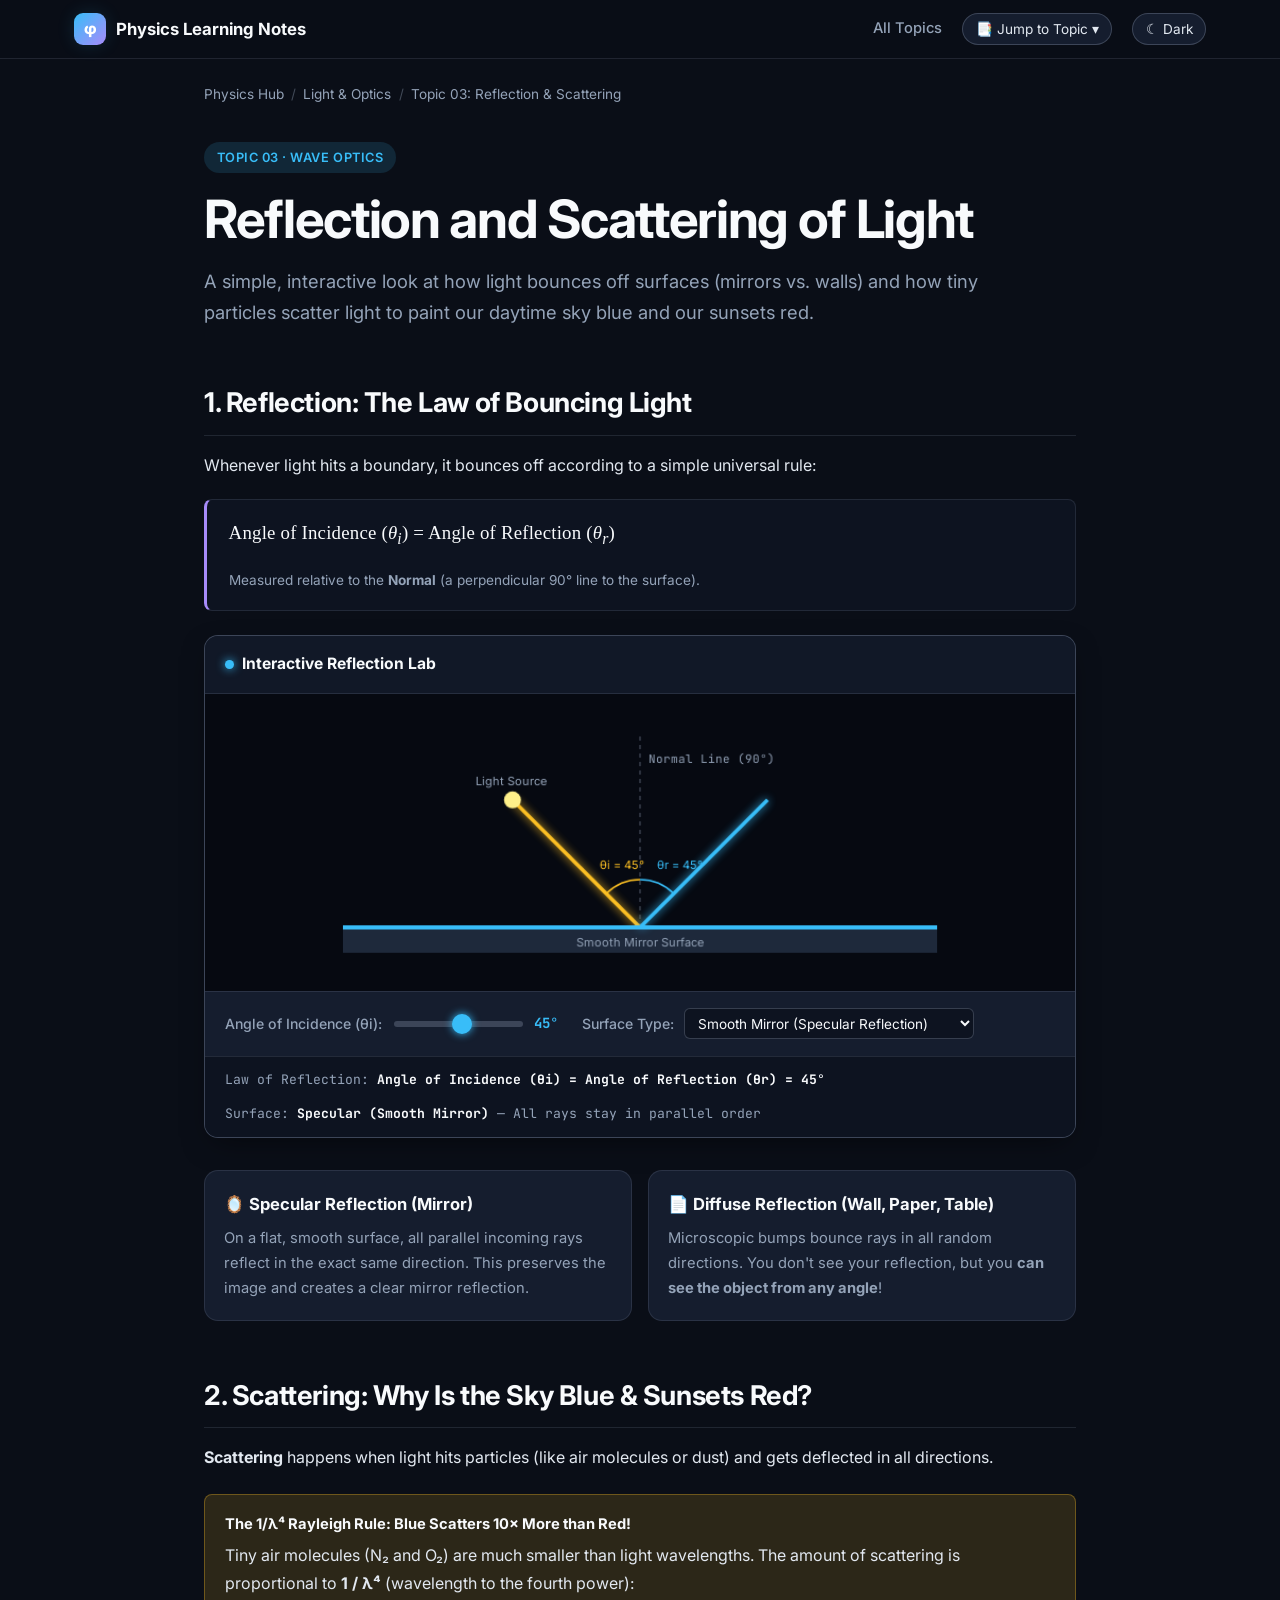
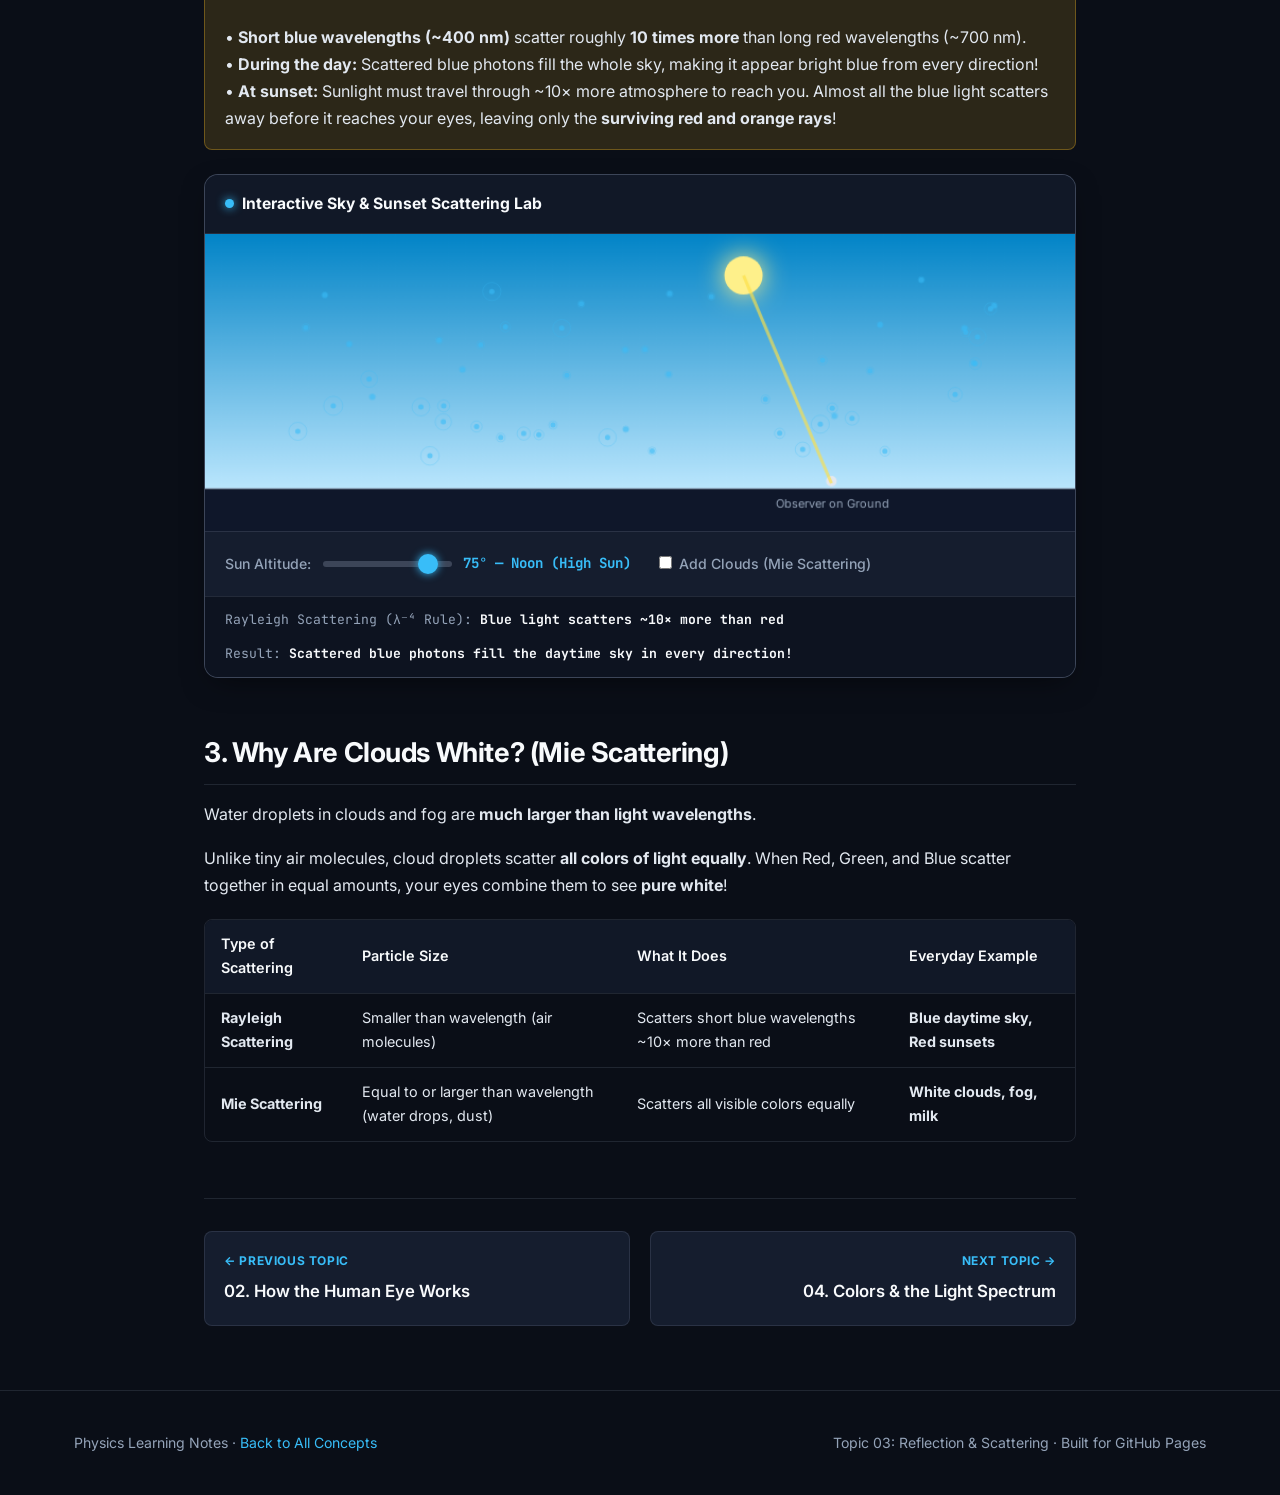
<file: topics/reflection-scattering.html>
<!DOCTYPE html>
<html lang="en" data-theme="dark">
<head>
  <meta charset="UTF-8" />
  <meta name="viewport" content="width=device-width, initial-scale=1.0" />
  <title>Reflection and Scattering of Light | Physics Notes</title>
  <meta name="description" content="A simple, interactive guide to how light reflects off surfaces and scatters in the atmosphere—why mirrors reflect, why the sky is blue, and why sunsets are red." />
  <link rel="preconnect" href="https://fonts.googleapis.com" />
  <link rel="preconnect" href="https://fonts.gstatic.com" crossorigin />
  <link href="https://fonts.googleapis.com/css2?family=Inter:wght@400;500;600;700;800&family=JetBrains+Mono:wght@500;600;700&display=swap" rel="stylesheet" />
  <link rel="stylesheet" href="../assets/css/style.css" />
</head>
<body>
  <header class="site-header">
    <div class="nav-inner">
      <a class="brand" href="../index.html">
        <span class="brand-badge">φ</span>
        <span>Physics Learning Notes</span>
      </a>
      <nav class="nav-links">
        <a href="../index.html">All Topics</a>
        <div class="topic-dropdown-wrap">
          <button id="jump-topics-btn" class="theme-btn" type="button">📑 Jump to Topic ▾</button>
          <div id="jump-topics-menu" class="topic-dropdown-menu"></div>
        </div>
        <button id="theme-toggle" class="theme-btn" type="button">☾ Dark</button>
      </nav>
    </div>
  </header>

  <main class="container" style="max-width: 920px;">
    <nav class="topic-breadcrumb" aria-label="Breadcrumb" style="margin-top: 1.5rem;">
      <a href="../index.html">Physics Hub</a>
      <span class="sep">/</span>
      <a href="../index.html#domain-optics-waves">Light &amp; Optics</a>
      <span class="sep">/</span>
      <span>Topic 03: Reflection &amp; Scattering</span>
    </nav>

    <section class="hero" style="padding-top: 1rem; padding-bottom: 1.5rem;">
      <div class="hero-eyebrow">Topic 03 · Wave Optics</div>
      <h1>Reflection and Scattering of Light</h1>
      <p class="lead">
        A simple, interactive look at how light bounces off surfaces (mirrors vs. walls)
        and how tiny particles scatter light to paint our daytime sky blue and our sunsets red.
      </p>
    </section>

    <article class="article-content">
      <!-- SECTION 1: REFLECTION -->
      <section id="reflection">
        <h2>1. Reflection: The Law of Bouncing Light</h2>
        <p>
          Whenever light hits a boundary, it bounces off according to a simple universal rule:
        </p>

        <div class="math-card">
          <div class="math-expr">
            Angle of Incidence (<i>θ<sub>i</sub></i>) = Angle of Reflection (<i>θ<sub>r</sub></i>)
          </div>
          <div class="math-note">
            Measured relative to the <strong>Normal</strong> (a perpendicular 90° line to the surface).
          </div>
        </div>

        <!-- SIMULATION 1: REFLECTION LAB -->
        <div class="sim-panel">
          <div class="sim-header">
            <div class="sim-title"><span class="sim-dot"></span> Interactive Reflection Lab</div>
          </div>
          <div class="sim-canvas-wrap">
            <canvas id="reflection-canvas" width="820" height="280"></canvas>
          </div>
          <div class="sim-controls">
            <div class="control-group">
              <label for="refl-angle-slider">Angle of Incidence (θi):</label>
              <input id="refl-angle-slider" type="range" min="5" max="80" step="1" value="45" />
              <strong id="refl-angle-val" style="font-family: var(--font-mono); color: var(--accent);">45°</strong>
            </div>
            <div class="control-group">
              <label for="surface-select">Surface Type:</label>
              <select id="surface-select">
                <option value="specular">Smooth Mirror (Specular Reflection)</option>
                <option value="diffuse">Rough Wall / Paper (Diffuse Reflection)</option>
              </select>
            </div>
          </div>
          <div id="refl-readout" class="sim-readout"></div>
        </div>

        <div class="cards-2col" style="margin-top: 1rem;">
          <div class="info-card">
            <h4>🪞 Specular Reflection (Mirror)</h4>
            <p>
              On a flat, smooth surface, all parallel incoming rays reflect in the exact same direction.
              This preserves the image and creates a clear mirror reflection.
            </p>
          </div>
          <div class="info-card">
            <h4>📄 Diffuse Reflection (Wall, Paper, Table)</h4>
            <p>
              Microscopic bumps bounce rays in all random directions.
              You don't see your reflection, but you <strong>can see the object from any angle</strong>!
            </p>
          </div>
        </div>
      </section>

      <!-- SECTION 2: SCATTERING -->
      <section id="scattering">
        <h2>2. Scattering: Why Is the Sky Blue &amp; Sunsets Red?</h2>
        <p>
          <strong>Scattering</strong> happens when light hits particles (like air molecules or dust) and gets deflected in all directions.
        </p>

        <div class="callout amber">
          <div class="callout-title">The 1/λ⁴ Rayleigh Rule: Blue Scatters 10× More than Red!</div>
          Tiny air molecules (N₂ and O₂) are much smaller than light wavelengths.
          The amount of scattering is proportional to <strong>1 / λ⁴</strong> (wavelength to the fourth power):
          <br /><br />
          • <strong>Short blue wavelengths (~400 nm)</strong> scatter roughly <strong>10 times more</strong> than long red wavelengths (~700 nm).<br />
          • <strong>During the day:</strong> Scattered blue photons fill the whole sky, making it appear bright blue from every direction!<br />
          • <strong>At sunset:</strong> Sunlight must travel through ~10× more atmosphere to reach you. Almost all the blue light scatters away before it reaches your eyes, leaving only the <strong>surviving red and orange rays</strong>!
        </div>

        <!-- SIMULATION 2: SCATTERING LAB -->
        <div class="sim-panel">
          <div class="sim-header">
            <div class="sim-title"><span class="sim-dot"></span> Interactive Sky &amp; Sunset Scattering Lab</div>
          </div>
          <div class="sim-canvas-wrap">
            <canvas id="scattering-canvas" width="820" height="280"></canvas>
          </div>
          <div class="sim-controls">
            <div class="control-group">
              <label for="sun-time-slider">Sun Altitude:</label>
              <input id="sun-time-slider" type="range" min="5" max="85" step="1" value="75" />
              <strong id="sun-time-val" style="font-family: var(--font-mono); color: var(--accent);">75° — Noon (High Sun)</strong>
            </div>
            <div class="control-group">
              <label>
                <input id="cloud-toggle" type="checkbox" />
                Add Clouds (Mie Scattering)
              </label>
            </div>
          </div>
          <div id="scat-readout" class="sim-readout"></div>
        </div>
      </section>

      <!-- SECTION 3: MIE SCATTERING -->
      <section id="mie-scattering">
        <h2>3. Why Are Clouds White? (Mie Scattering)</h2>
        <p>
          Water droplets in clouds and fog are <strong>much larger than light wavelengths</strong>.
        </p>
        <p>
          Unlike tiny air molecules, cloud droplets scatter <strong>all colors of light equally</strong>.
          When Red, Green, and Blue scatter together in equal amounts, your eyes combine them to see <strong>pure white</strong>!
        </p>

        <div class="table-wrap">
          <table>
            <thead>
              <tr>
                <th>Type of Scattering</th>
                <th>Particle Size</th>
                <th>What It Does</th>
                <th>Everyday Example</th>
              </tr>
            </thead>
            <tbody>
              <tr>
                <td><strong>Rayleigh Scattering</strong></td>
                <td>Smaller than wavelength (air molecules)</td>
                <td>Scatters short blue wavelengths ~10× more than red</td>
                <td><strong>Blue daytime sky, Red sunsets</strong></td>
              </tr>
              <tr>
                <td><strong>Mie Scattering</strong></td>
                <td>Equal to or larger than wavelength (water drops, dust)</td>
                <td>Scatters all visible colors equally</td>
                <td><strong>White clouds, fog, milk</strong></td>
              </tr>
            </tbody>
          </table>
        </div>
      </section>

      <!-- Next / Previous Topic Navigator -->
      <div id="topic-nav-footer" class="topic-nav-footer"></div>
    </article>
  </main>

  <footer class="site-footer">
    <div class="footer-inner">
      <span>Physics Learning Notes · <a href="../index.html">Back to All Concepts</a></span>
      <span>Topic 03: Reflection &amp; Scattering · Built for GitHub Pages</span>
    </div>
  </footer>

  <script src="../assets/js/topics-data.js"></script>
  <script src="../assets/js/main.js"></script>
  <script src="../assets/js/scattering-sim.js"></script>
</body>
</html>
</file>
<file: assets/css/style.css>
/* ==========================================================================
   Physics Learning Notes — Design System & Layout
   Self-contained, responsive, dark/light themeable stylesheet
   ========================================================================== */

:root {
  /* Dark Theme (Default) */
  --bg: #0a0e17;
  --bg-elevated: #111827;
  --bg-card: #151d2e;
  --bg-code: #0d1320;
  --border: rgba(148, 163, 184, 0.16);
  --border-strong: rgba(148, 163, 184, 0.3);

  --text: #e2e8f0;
  --text-muted: #94a3b8;
  --text-bright: #f8fafc;

  --accent: #38bdf8;       /* Photon Cyan */
  --accent-soft: rgba(56, 189, 248, 0.14);
  --accent-2: #fbbf24;     /* Warm Bulb Amber */
  --accent-2-soft: rgba(251, 191, 36, 0.14);
  --accent-3: #a78bfa;     /* Quantum Violet */
  --accent-3-soft: rgba(167, 139, 250, 0.14);
  --success: #34d399;
  --danger: #f87171;

  --shadow: 0 10px 30px -10px rgba(0, 0, 0, 0.55);
  --radius: 14px;
  --radius-sm: 8px;
  --max-width: 1180px;

  --font-sans: "Inter", -apple-system, BlinkMacSystemFont, "Segoe UI", Roboto, sans-serif;
  --font-serif: "Newsreader", Georgia, "Times New Roman", serif;
  --font-mono: "JetBrains Mono", ui-monospace, SFMono-Regular, Menlo, Consolas, monospace;
}

[data-theme="light"] {
  --bg: #f8fafc;
  --bg-elevated: #ffffff;
  --bg-card: #ffffff;
  --bg-code: #f1f5f9;
  --border: rgba(15, 23, 42, 0.1);
  --border-strong: rgba(15, 23, 42, 0.22);

  --text: #1e293b;
  --text-muted: #475569;
  --text-bright: #0f172a;

  --accent: #0284c7;
  --accent-soft: rgba(2, 132, 199, 0.1);
  --accent-2: #d97706;
  --accent-2-soft: rgba(217, 119, 6, 0.1);
  --accent-3: #7c3aed;
  --accent-3-soft: rgba(124, 58, 237, 0.1);
  --success: #059669;
  --danger: #dc2626;

  --shadow: 0 8px 24px -8px rgba(15, 23, 42, 0.1);
}

*,
*::before,
*::after {
  box-sizing: border-box;
}

html {
  scroll-behavior: smooth;
  scroll-padding-top: 84px;
}

body {
  margin: 0;
  font-family: var(--font-sans);
  background: var(--bg);
  color: var(--text);
  line-height: 1.7;
  font-size: 16px;
  -webkit-font-smoothing: antialiased;
  transition: background-color 0.25s ease, color 0.25s ease;
}

a {
  color: var(--accent);
  text-decoration: none;
}

a:hover {
  text-decoration: underline;
}

/* ---------- Top Navigation ---------- */
.site-header {
  position: sticky;
  top: 0;
  z-index: 100;
  backdrop-filter: blur(14px);
  -webkit-backdrop-filter: blur(14px);
  background: color-mix(in srgb, var(--bg) 82%, transparent);
  border-bottom: 1px solid var(--border);
}

.nav-inner {
  max-width: var(--max-width);
  margin: 0 auto;
  padding: 0.8rem 1.5rem;
  display: flex;
  align-items: center;
  justify-content: space-between;
  gap: 1rem;
}

.brand {
  display: flex;
  align-items: center;
  gap: 0.65rem;
  font-weight: 700;
  font-size: 1.05rem;
  color: var(--text-bright);
  text-decoration: none;
}

.brand:hover {
  text-decoration: none;
}

.brand-badge {
  display: inline-flex;
  align-items: center;
  justify-content: center;
  width: 32px;
  height: 32px;
  border-radius: 9px;
  background: linear-gradient(135deg, var(--accent), var(--accent-3));
  color: #fff;
  font-weight: 800;
  font-size: 0.95rem;
  box-shadow: 0 0 18px var(--accent-soft);
}

.nav-links {
  display: flex;
  align-items: center;
  gap: 1.25rem;
  font-size: 0.92rem;
}

.nav-links a {
  color: var(--text-muted);
  font-weight: 500;
}

.nav-links a:hover,
.nav-links a.active {
  color: var(--text-bright);
  text-decoration: none;
}

.theme-btn {
  display: inline-flex;
  align-items: center;
  gap: 0.4rem;
  padding: 0.42rem 0.78rem;
  border-radius: 999px;
  border: 1px solid var(--border-strong);
  background: var(--bg-card);
  color: var(--text);
  font-size: 0.85rem;
  font-family: inherit;
  cursor: pointer;
  transition: border-color 0.2s, transform 0.15s;
}

.theme-btn:hover {
  border-color: var(--accent);
}

/* ---------- Containers & Hero ---------- */
.container {
  max-width: var(--max-width);
  margin: 0 auto;
  padding: 0 1.5rem;
}

.hero {
  padding: 4rem 0 2.75rem;
  position: relative;
}

.hero-eyebrow {
  display: inline-flex;
  align-items: center;
  gap: 0.5rem;
  padding: 0.3rem 0.8rem;
  border-radius: 999px;
  background: var(--accent-soft);
  color: var(--accent);
  font-size: 0.8rem;
  font-weight: 600;
  letter-spacing: 0.04em;
  text-transform: uppercase;
  margin-bottom: 1rem;
}

.hero h1 {
  margin: 0 0 1rem;
  font-size: clamp(2rem, 4.4vw, 3.3rem);
  line-height: 1.15;
  color: var(--text-bright);
  letter-spacing: -0.025em;
}

.hero p.lead {
  font-size: 1.15rem;
  color: var(--text-muted);
  max-width: 68ch;
  margin: 0 0 1.75rem;
}

.hero-meta {
  display: flex;
  flex-wrap: wrap;
  gap: 0.75rem 1.5rem;
  font-size: 0.88rem;
  color: var(--text-muted);
}

.hero-meta span {
  display: inline-flex;
  align-items: center;
  gap: 0.4rem;
}

/* ---------- Hub Grid & Topic Cards ---------- */
.hub-toolbar {
  display: flex;
  flex-wrap: wrap;
  align-items: center;
  justify-content: space-between;
  gap: 1rem;
  margin-bottom: 1.75rem;
}

.search-box {
  position: relative;
  flex: 1 1 260px;
  max-width: 380px;
}

.search-box input {
  width: 100%;
  padding: 0.65rem 1rem;
  border-radius: 10px;
  border: 1px solid var(--border-strong);
  background: var(--bg-card);
  color: var(--text-bright);
  font-family: inherit;
  font-size: 0.95rem;
  outline: none;
}

.search-box input:focus {
  border-color: var(--accent);
  box-shadow: 0 0 0 3px var(--accent-soft);
}

.filter-pills {
  display: flex;
  flex-wrap: wrap;
  gap: 0.5rem;
}

.pill {
  padding: 0.4rem 0.9rem;
  border-radius: 999px;
  border: 1px solid var(--border);
  background: var(--bg-card);
  color: var(--text-muted);
  font-size: 0.85rem;
  font-family: inherit;
  cursor: pointer;
  transition: all 0.2s;
}

.pill:hover,
.pill.active {
  background: var(--accent-soft);
  color: var(--accent);
  border-color: var(--accent);
}

.topic-grid {
  display: grid;
  grid-template-columns: repeat(auto-fill, minmax(310px, 1fr));
  gap: 1.35rem;
  margin-bottom: 3.5rem;
}

.topic-card {
  display: flex;
  flex-direction: column;
  padding: 1.5rem;
  border-radius: var(--radius);
  background: var(--bg-card);
  border: 1px solid var(--border);
  box-shadow: var(--shadow);
  transition: transform 0.2s ease, border-color 0.2s ease;
  text-decoration: none;
  color: inherit;
}

.topic-card:hover {
  transform: translateY(-3px);
  border-color: var(--accent);
  text-decoration: none;
}

.topic-card.upcoming {
  opacity: 0.72;
  border-style: dashed;
}

.topic-card.upcoming:hover {
  transform: none;
  border-color: var(--border-strong);
}

.card-top {
  display: flex;
  align-items: center;
  justify-content: space-between;
  margin-bottom: 0.9rem;
}

.card-num {
  font-family: var(--font-mono);
  font-size: 0.78rem;
  color: var(--accent);
  font-weight: 600;
}

.badge {
  font-size: 0.72rem;
  font-weight: 600;
  padding: 0.2rem 0.55rem;
  border-radius: 999px;
  text-transform: uppercase;
  letter-spacing: 0.04em;
}

.badge-live {
  background: rgba(52, 211, 153, 0.15);
  color: var(--success);
}

.badge-planned {
  background: var(--border);
  color: var(--text-muted);
}

.topic-card h3 {
  margin: 0 0 0.55rem;
  font-size: 1.25rem;
  color: var(--text-bright);
}

.topic-card p {
  margin: 0 0 1.15rem;
  color: var(--text-muted);
  font-size: 0.93rem;
  flex: 1;
}

.card-tags {
  display: flex;
  flex-wrap: wrap;
  gap: 0.4rem;
}

.tag {
  font-size: 0.75rem;
  padding: 0.18rem 0.55rem;
  border-radius: 6px;
  background: var(--bg-code);
  border: 1px solid var(--border);
  color: var(--text-muted);
}

/* ---------- Article / Topic Two-Column Layout ---------- */
.topic-layout {
  display: grid;
  grid-template-columns: 240px minmax(0, 1fr);
  gap: 2.5rem;
  align-items: start;
  padding-bottom: 4rem;
}

.toc {
  position: sticky;
  top: 84px;
  padding: 1.1rem;
  border-radius: var(--radius);
  background: var(--bg-card);
  border: 1px solid var(--border);
  font-size: 0.86rem;
}

.toc-title {
  font-size: 0.75rem;
  text-transform: uppercase;
  letter-spacing: 0.07em;
  color: var(--text-muted);
  margin: 0 0 0.75rem;
  font-weight: 700;
}

.toc ul {
  list-style: none;
  padding: 0;
  margin: 0;
}

.toc li {
  margin-bottom: 0.35rem;
}

.toc a {
  display: block;
  padding: 0.25rem 0.5rem;
  border-radius: 6px;
  color: var(--text-muted);
  border-left: 2px solid transparent;
  transition: all 0.15s;
}

.toc a:hover,
.toc a.active {
  color: var(--accent);
  background: var(--accent-soft);
  border-left-color: var(--accent);
  text-decoration: none;
}

.article-content section {
  margin-bottom: 3.25rem;
}

.article-content h2 {
  font-size: 1.7rem;
  color: var(--text-bright);
  margin: 0 0 1rem;
  padding-bottom: 0.5rem;
  border-bottom: 1px solid var(--border);
  letter-spacing: -0.015em;
}

.article-content h3 {
  font-size: 1.22rem;
  color: var(--text-bright);
  margin: 1.75rem 0 0.65rem;
}

.article-content p {
  margin: 0 0 1rem;
}

.article-content ul,
.article-content ol {
  margin: 0 0 1.2rem;
  padding-left: 1.35rem;
}

.article-content li {
  margin-bottom: 0.45rem;
}

/* ---------- Physics Boxes, Math, Callouts ---------- */
.stat-strip {
  display: grid;
  grid-template-columns: repeat(auto-fit, minmax(175px, 1fr));
  gap: 0.9rem;
  margin: 1.5rem 0;
}

.stat-box {
  padding: 1rem 1.1rem;
  border-radius: var(--radius-sm);
  background: var(--bg-card);
  border: 1px solid var(--border);
}

.stat-label {
  font-size: 0.75rem;
  text-transform: uppercase;
  letter-spacing: 0.05em;
  color: var(--text-muted);
  margin-bottom: 0.25rem;
}

.stat-value {
  font-family: var(--font-mono);
  font-size: 1.08rem;
  font-weight: 700;
  color: var(--accent);
}

.stat-sub {
  font-size: 0.78rem;
  color: var(--text-muted);
  margin-top: 0.15rem;
}

.math-card {
  margin: 1.25rem 0;
  padding: 1.1rem 1.35rem;
  border-radius: var(--radius-sm);
  background: var(--bg-code);
  border: 1px solid var(--border);
  border-left: 3px solid var(--accent-3);
  font-family: var(--font-serif);
  font-size: 1.18rem;
  display: flex;
  flex-wrap: wrap;
  align-items: center;
  justify-content: space-between;
  gap: 1rem;
}

.math-expr {
  color: var(--text-bright);
  letter-spacing: 0.01em;
}

.math-expr i {
  font-style: italic;
}

.math-note {
  font-family: var(--font-sans);
  font-size: 0.85rem;
  color: var(--text-muted);
}

.frac {
  display: inline-flex;
  flex-direction: column;
  align-items: center;
  vertical-align: middle;
  margin: 0 0.2em;
  font-size: 0.9em;
  line-height: 1.1;
}

.frac > span:first-child {
  border-bottom: 1px solid currentColor;
  padding: 0 0.25em 0.1em;
}

.frac > span:last-child {
  padding: 0.1em 0.25em 0;
}

.callout {
  margin: 1.4rem 0;
  padding: 1.05rem 1.25rem;
  border-radius: var(--radius-sm);
  background: var(--accent-soft);
  border: 1px solid color-mix(in srgb, var(--accent) 30%, transparent);
}

.callout.amber {
  background: var(--accent-2-soft);
  border-color: color-mix(in srgb, var(--accent-2) 32%, transparent);
}

.callout.violet {
  background: var(--accent-3-soft);
  border-color: color-mix(in srgb, var(--accent-3) 32%, transparent);
}

.callout-title {
  font-weight: 700;
  font-size: 0.92rem;
  color: var(--text-bright);
  margin-bottom: 0.35rem;
}

/* ---------- Mechanism / Interaction Cards ---------- */
.cards-2col {
  display: grid;
  grid-template-columns: repeat(auto-fit, minmax(270px, 1fr));
  gap: 1rem;
  margin: 1.25rem 0;
}

.info-card {
  padding: 1.2rem;
  border-radius: var(--radius);
  background: var(--bg-card);
  border: 1px solid var(--border);
}

.info-card h4 {
  margin: 0 0 0.45rem;
  font-size: 1.04rem;
  color: var(--text-bright);
  display: flex;
  align-items: center;
  gap: 0.5rem;
}

.info-card p {
  margin: 0;
  font-size: 0.92rem;
  color: var(--text-muted);
}

/* ---------- Interactive Simulation Panels ---------- */
.sim-panel {
  margin: 1.5rem 0 2rem;
  border-radius: var(--radius);
  background: var(--bg-card);
  border: 1px solid var(--border-strong);
  box-shadow: var(--shadow);
  overflow: hidden;
}

.sim-header {
  padding: 0.95rem 1.25rem;
  border-bottom: 1px solid var(--border);
  display: flex;
  flex-wrap: wrap;
  align-items: center;
  justify-content: space-between;
  gap: 0.75rem;
  background: var(--bg-elevated);
}

.sim-title {
  font-weight: 700;
  font-size: 0.98rem;
  color: var(--text-bright);
  display: flex;
  align-items: center;
  gap: 0.5rem;
}

.sim-dot {
  width: 9px;
  height: 9px;
  border-radius: 50%;
  background: var(--accent);
  box-shadow: 0 0 10px var(--accent);
}

.sim-tabs {
  display: flex;
  flex-wrap: wrap;
  gap: 0.4rem;
}

.sim-btn {
  padding: 0.42rem 0.85rem;
  border-radius: 8px;
  border: 1px solid var(--border-strong);
  background: var(--bg-code);
  color: var(--text);
  font-family: inherit;
  font-size: 0.84rem;
  font-weight: 500;
  cursor: pointer;
  transition: all 0.15s;
}

.sim-btn:hover {
  border-color: var(--accent);
  color: var(--text-bright);
}

.sim-btn.active,
.sim-btn.primary {
  background: var(--accent);
  color: #06121e;
  border-color: var(--accent);
  font-weight: 600;
}

.sim-btn.amber-on {
  background: var(--accent-2);
  color: #1f1400;
  border-color: var(--accent-2);
  font-weight: 700;
}

.sim-canvas-wrap {
  position: relative;
  background: #060911;
}

.sim-canvas-wrap canvas {
  display: block;
  width: 100%;
  height: auto;
}

.sim-controls {
  padding: 1rem 1.25rem;
  border-top: 1px solid var(--border);
  display: flex;
  flex-wrap: wrap;
  align-items: center;
  gap: 1rem 1.5rem;
  font-size: 0.88rem;
}

.control-group {
  display: flex;
  align-items: center;
  gap: 0.6rem;
}

.control-group label {
  color: var(--text-muted);
  font-weight: 500;
}

.control-group input[type="range"] {
  accent-color: var(--accent);
  cursor: pointer;
}

.control-group select {
  padding: 0.35rem 0.6rem;
  border-radius: 6px;
  border: 1px solid var(--border-strong);
  background: var(--bg-code);
  color: var(--text-bright);
  font-family: inherit;
  font-size: 0.85rem;
}

.sim-readout {
  padding: 0.75rem 1.25rem;
  border-top: 1px solid var(--border);
  background: var(--bg-code);
  font-family: var(--font-mono);
  font-size: 0.82rem;
  color: var(--text-muted);
  display: flex;
  flex-wrap: wrap;
  gap: 0.75rem 1.5rem;
}

.sim-readout strong {
  color: var(--text-bright);
}

/* ---------- Timeline / Room Journey Steps ---------- */
.timeline {
  position: relative;
  margin: 1.5rem 0;
  padding-left: 1.75rem;
  border-left: 2px solid var(--border-strong);
}

.timeline-step {
  position: relative;
  margin-bottom: 1.6rem;
}

.timeline-step::before {
  content: "";
  position: absolute;
  left: -1.75rem;
  top: 0.35rem;
  width: 12px;
  height: 12px;
  border-radius: 50%;
  background: var(--accent);
  transform: translateX(-50%);
  box-shadow: 0 0 0 4px var(--bg);
}

.timeline-time {
  font-family: var(--font-mono);
  font-size: 0.8rem;
  color: var(--accent-2);
  font-weight: 600;
  margin-bottom: 0.2rem;
}

.timeline-step h4 {
  margin: 0 0 0.35rem;
  color: var(--text-bright);
  font-size: 1.08rem;
}

.timeline-step p {
  margin: 0;
  color: var(--text-muted);
}

/* ---------- Tables ---------- */
.table-wrap {
  overflow-x: auto;
  margin: 1.25rem 0;
  border-radius: var(--radius-sm);
  border: 1px solid var(--border);
}

table {
  width: 100%;
  border-collapse: collapse;
  font-size: 0.9rem;
}

th,
td {
  padding: 0.75rem 1rem;
  text-align: left;
  border-bottom: 1px solid var(--border);
}

th {
  background: var(--bg-elevated);
  color: var(--text-bright);
  font-weight: 600;
}

tr:last-child td {
  border-bottom: none;
}

/* ---------- Collapsible Deep Dives / FAQ ---------- */
details.deep-dive {
  margin: 0.9rem 0;
  border-radius: var(--radius-sm);
  border: 1px solid var(--border);
  background: var(--bg-card);
  overflow: hidden;
}

details.deep-dive summary {
  padding: 0.9rem 1.15rem;
  cursor: pointer;
  font-weight: 600;
  color: var(--text-bright);
  list-style: none;
  display: flex;
  align-items: center;
  justify-content: space-between;
}

details.deep-dive summary::after {
  content: "+";
  font-family: var(--font-mono);
  font-size: 1.1rem;
  color: var(--accent);
}

details.deep-dive[open] summary::after {
  content: "−";
}

details.deep-dive .deep-body {
  padding: 0 1.15rem 1rem;
  color: var(--text-muted);
  border-top: 1px solid var(--border);
  padding-top: 0.85rem;
}

/* ---------- Footer ---------- */
.site-footer {
  border-top: 1px solid var(--border);
  padding: 2.5rem 0;
  color: var(--text-muted);
  font-size: 0.88rem;
  margin-top: 4rem;
}

.footer-inner {
  max-width: var(--max-width);
  margin: 0 auto;
  padding: 0 1.5rem;
  display: flex;
  flex-wrap: wrap;
  justify-content: space-between;
  align-items: center;
  gap: 1rem;
}

/* ==========================================================================
   MODERN 100-TOPIC ARCHITECTURE & GROUPED DOMAINS UI
   ========================================================================== */

/* Learning Progress Tracker */
.progress-strip {
  display: flex;
  flex-wrap: wrap;
  align-items: center;
  justify-content: space-between;
  gap: 1.25rem;
  padding: 1.25rem 1.5rem;
  border-radius: var(--radius);
  background: var(--bg-card);
  border: 1px solid var(--border-strong);
  margin-bottom: 2.25rem;
  box-shadow: var(--shadow);
}

.progress-stats {
  display: flex;
  flex-wrap: wrap;
  align-items: center;
  gap: 1.5rem 2.2rem;
}

.stat-item {
  display: flex;
  flex-direction: column;
}

.stat-item-num {
  font-family: var(--font-mono);
  font-size: 1.45rem;
  font-weight: 800;
  color: var(--accent);
  line-height: 1.1;
}

.stat-item-label {
  font-size: 0.78rem;
  color: var(--text-muted);
  text-transform: uppercase;
  letter-spacing: 0.05em;
  margin-top: 0.2rem;
}

.progress-bar-wrap {
  flex: 1 1 240px;
  max-width: 380px;
}

.progress-bar-label {
  display: flex;
  justify-content: space-between;
  font-size: 0.82rem;
  color: var(--text-muted);
  margin-bottom: 0.4rem;
  font-family: var(--font-mono);
}

.progress-bar-track {
  width: 100%;
  height: 8px;
  border-radius: 999px;
  background: var(--bg-code);
  overflow: hidden;
  border: 1px solid var(--border);
}

.progress-bar-fill {
  height: 100%;
  border-radius: 999px;
  background: linear-gradient(90deg, var(--accent), var(--success));
  transition: width 0.4s ease;
}

/* Domain Navigation Bar */
.domain-nav {
  display: flex;
  gap: 0.55rem;
  overflow-x: auto;
  padding-bottom: 0.6rem;
  margin-bottom: 1.8rem;
  scrollbar-width: thin;
}

.domain-pill {
  display: inline-flex;
  align-items: center;
  gap: 0.45rem;
  padding: 0.5rem 1rem;
  border-radius: 999px;
  background: var(--bg-card);
  border: 1px solid var(--border);
  color: var(--text);
  font-size: 0.86rem;
  font-weight: 500;
  white-space: nowrap;
  cursor: pointer;
  transition: all 0.2s ease;
  font-family: inherit;
}

.domain-pill:hover,
.domain-pill.active {
  background: var(--accent-soft);
  color: var(--accent);
  border-color: var(--accent);
  transform: translateY(-1px);
}

.domain-count-badge {
  font-size: 0.72rem;
  font-family: var(--font-mono);
  padding: 0.12rem 0.45rem;
  border-radius: 999px;
  background: var(--bg-code);
  border: 1px solid var(--border);
  color: var(--text-muted);
}

.domain-pill.active .domain-count-badge {
  background: var(--accent);
  color: #04101e;
  border-color: var(--accent);
  font-weight: 700;
}

/* Domain Grouped Sections */
.domain-module {
  margin-bottom: 3.5rem;
}

.domain-header {
  display: flex;
  flex-wrap: wrap;
  align-items: center;
  justify-content: space-between;
  gap: 0.75rem;
  margin-bottom: 1.25rem;
  padding-bottom: 0.75rem;
  border-bottom: 1px solid var(--border-strong);
}

.domain-title-wrap {
  display: flex;
  align-items: center;
  gap: 0.75rem;
}

.domain-icon {
  font-size: 1.6rem;
  line-height: 1;
}

.domain-title-wrap h2 {
  margin: 0;
  font-size: 1.45rem;
  color: var(--text-bright);
}

.domain-desc {
  font-size: 0.9rem;
  color: var(--text-muted);
  max-width: 65ch;
  margin: 0.25rem 0 0;
}

.domain-status-pill {
  font-size: 0.78rem;
  font-family: var(--font-mono);
  padding: 0.25rem 0.7rem;
  border-radius: 999px;
  background: var(--bg-card);
  border: 1px solid var(--border);
  color: var(--text-muted);
}

/* Modern Card Glows & Indicators */
.live-indicator {
  display: inline-flex;
  align-items: center;
  gap: 0.35rem;
  font-size: 0.72rem;
  font-weight: 700;
  color: var(--success);
  text-transform: uppercase;
  letter-spacing: 0.05em;
}

.live-dot {
  width: 7px;
  height: 7px;
  border-radius: 50%;
  background: var(--success);
  box-shadow: 0 0 8px var(--success);
}

.topic-card.live-card {
  position: relative;
  overflow: hidden;
  border-color: rgba(56, 189, 248, 0.28);
}

.topic-card.live-card::before {
  content: "";
  position: absolute;
  top: 0;
  left: 0;
  right: 0;
  height: 3px;
  background: linear-gradient(90deg, var(--accent), var(--accent-3));
}

.topic-card.live-card:hover {
  border-color: var(--accent);
  box-shadow: 0 14px 34px -10px rgba(56, 189, 248, 0.25);
}

.kbd-badge {
  display: inline-block;
  padding: 0.15rem 0.45rem;
  font-size: 0.75rem;
  font-family: var(--font-mono);
  border-radius: 5px;
  background: var(--bg-code);
  border: 1px solid var(--border-strong);
  color: var(--text-muted);
}

/* Breadcrumbs for Topic Pages */
.topic-breadcrumb {
  display: flex;
  align-items: center;
  flex-wrap: wrap;
  gap: 0.45rem;
  font-size: 0.85rem;
  color: var(--text-muted);
  margin-bottom: 1.25rem;
}

.topic-breadcrumb a {
  color: var(--text-muted);
}

.topic-breadcrumb a:hover {
  color: var(--accent);
  text-decoration: none;
}

.topic-breadcrumb .sep {
  opacity: 0.4;
}

/* Next / Previous Topic Navigator on Article Pages */
.topic-nav-footer {
  display: grid;
  grid-template-columns: repeat(auto-fit, minmax(260px, 1fr));
  gap: 1.25rem;
  margin-top: 3.5rem;
  padding-top: 2rem;
  border-top: 1px solid var(--border);
}

.nav-card {
  display: flex;
  flex-direction: column;
  padding: 1.2rem;
  border-radius: var(--radius-sm);
  background: var(--bg-card);
  border: 1px solid var(--border);
  text-decoration: none;
  color: inherit;
  transition: all 0.2s ease;
}

.nav-card:hover {
  border-color: var(--accent);
  text-decoration: none;
  transform: translateY(-2px);
}

.nav-card-dir {
  font-size: 0.75rem;
  text-transform: uppercase;
  letter-spacing: 0.05em;
  color: var(--accent);
  font-weight: 700;
  margin-bottom: 0.35rem;
}

.nav-card-title {
  font-size: 1.05rem;
  font-weight: 600;
  color: var(--text-bright);
}

/* Quick Jump Dropdown Menu */
.topic-dropdown-wrap {
  position: relative;
}

.topic-dropdown-menu {
  display: none;
  position: absolute;
  top: 100%;
  right: 0;
  width: 320px;
  max-height: 440px;
  overflow-y: auto;
  margin-top: 0.6rem;
  border-radius: var(--radius-sm);
  background: var(--bg-card);
  border: 1px solid var(--border-strong);
  box-shadow: 0 16px 36px -8px rgba(0, 0, 0, 0.7);
  z-index: 200;
  padding: 0.5rem;
}

.topic-dropdown-menu.open {
  display: block;
}

.dropdown-item {
  display: block;
  padding: 0.5rem 0.75rem;
  border-radius: 6px;
  color: var(--text);
  font-size: 0.86rem;
  text-decoration: none;
  transition: background 0.15s;
}

.dropdown-item:hover {
  background: var(--accent-soft);
  color: var(--accent);
  text-decoration: none;
}

.dropdown-domain-header {
  padding: 0.45rem 0.75rem 0.2rem;
  font-size: 0.72rem;
  text-transform: uppercase;
  letter-spacing: 0.06em;
  color: var(--text-muted);
  font-weight: 700;
}

/* ==========================================================================
   RESPONSIVE DESIGN & MOBILE OPTIMIZATIONS
   Touch-friendly controls, Bottom-Sheet Mobile Menu, Retina sharpness
   ========================================================================== */

/* Modern Touch & Input Enhancements */
button,
.sim-btn,
.theme-btn,
.domain-pill {
  touch-action: manipulation;
  -webkit-tap-highlight-color: transparent;
  user-select: none;
}

button:active,
.sim-btn:active,
.theme-btn:active {
  transform: scale(0.97);
}

input[type="range"] {
  height: 28px;
  -webkit-appearance: none;
  background: transparent;
  touch-action: manipulation;
}

input[type="range"]::-webkit-slider-runnable-track {
  height: 6px;
  border-radius: 999px;
  background: var(--border-strong);
}

input[type="range"]::-webkit-slider-thumb {
  -webkit-appearance: none;
  width: 20px;
  height: 20px;
  border-radius: 50%;
  background: var(--accent);
  box-shadow: 0 0 8px var(--accent);
  cursor: pointer;
  margin-top: -7px;
}

input[type="range"]::-moz-range-thumb {
  width: 20px;
  height: 20px;
  border-radius: 50%;
  background: var(--accent);
  border: none;
  box-shadow: 0 0 8px var(--accent);
  cursor: pointer;
}

/* Domain Navigator smooth mobile momentum swipe */
.domain-nav {
  -webkit-overflow-scrolling: touch;
  scroll-snap-type: x proximity;
  padding: 0.2rem 0 0.8rem;
}

.domain-pill {
  scroll-snap-align: start;
  flex-shrink: 0;
}

/* Tablet & Mobile Breakpoints */
@media (max-width: 900px) {
  .topic-layout {
    grid-template-columns: 1fr;
    gap: 1.5rem;
  }

  .toc {
    display: none; /* Mobile users use in-page sections and bottom nav */
  }

  .progress-strip {
    flex-direction: column;
    align-items: stretch;
    gap: 1.25rem;
  }

  .progress-stats {
    display: grid;
    grid-template-columns: repeat(3, 1fr);
    text-align: center;
    gap: 1rem;
  }

  .progress-bar-wrap {
    max-width: 100%;
  }
}

@media (max-width: 640px) {
  :root {
    --radius: 12px;
  }

  body {
    font-size: 15px;
    line-height: 1.65;
  }

  .container {
    padding: 0 1rem;
  }

  .nav-inner {
    padding: 0.65rem 1rem;
    gap: 0.5rem;
  }

  .brand {
    font-size: 0.95rem;
  }

  .brand-badge {
    width: 28px;
    height: 28px;
    font-size: 0.85rem;
  }

  .nav-links {
    gap: 0.5rem;
  }

  .nav-links > a:not(.active) {
    display: none; /* Keep header uncluttered on small screens */
  }

  .hero {
    padding: 2.25rem 0 1.5rem;
  }

  .hero h1 {
    font-size: 1.85rem;
    line-height: 1.2;
  }

  .hero p.lead {
    font-size: 1rem;
    margin-bottom: 1.25rem;
  }

  .progress-strip {
    padding: 1rem;
  }

  .stat-item-num {
    font-size: 1.25rem;
  }

  .stat-item-label {
    font-size: 0.7rem;
  }

  /* 1-column topic grid prevents mobile horizontal overflow */
  .topic-grid {
    grid-template-columns: 1fr;
    gap: 1rem;
  }

  .topic-card {
    padding: 1.15rem;
  }

  .topic-card h3 {
    font-size: 1.12rem;
  }

  .domain-header h2 {
    font-size: 1.25rem;
  }

  .domain-desc {
    font-size: 0.84rem;
  }

  /* Simulation UI adjustments for small touchscreens */
  .sim-panel {
    border-radius: var(--radius);
    margin: 1.25rem 0;
  }

  .sim-header {
    padding: 0.75rem 1rem;
    flex-direction: column;
    align-items: flex-start;
    gap: 0.6rem;
  }

  .sim-tabs {
    width: 100%;
    display: grid;
    grid-template-columns: repeat(auto-fit, minmax(110px, 1fr));
    gap: 0.35rem;
  }

  .sim-btn {
    padding: 0.55rem 0.65rem;
    font-size: 0.8rem;
    min-height: 40px;
    display: inline-flex;
    align-items: center;
    justify-content: center;
    text-align: center;
  }

  .sim-controls {
    padding: 0.85rem 1rem;
    flex-direction: column;
    align-items: stretch;
    gap: 0.85rem;
  }

  .control-group {
    flex-direction: column;
    align-items: flex-start;
    gap: 0.35rem;
    width: 100%;
  }

  .control-group input[type="range"] {
    width: 100%;
    max-width: 100% !important;
  }

  .control-group select {
    width: 100%;
    padding: 0.5rem 0.6rem;
    font-size: 0.9rem;
    min-height: 42px;
  }

  .sim-readout {
    padding: 0.65rem 0.9rem;
    font-size: 0.78rem;
    flex-direction: column;
    gap: 0.4rem;
  }

  /* Mobile Bottom-Sheet for Topic Jump Menu */
  .topic-dropdown-menu {
    position: fixed;
    top: auto;
    bottom: 0;
    left: 0;
    right: 0;
    width: 100%;
    max-height: 72vh;
    border-radius: 20px 20px 0 0;
    padding: 1.25rem 1rem;
    box-shadow: 0 -12px 40px rgba(0, 0, 0, 0.8);
    transform: translateY(100%);
    transition: transform 0.25s cubic-bezier(0.16, 1, 0.3, 1);
    display: block;
    pointer-events: none;
    visibility: hidden;
  }

  .topic-dropdown-menu.open {
    transform: translateY(0);
    pointer-events: auto;
    visibility: visible;
  }

  .topic-dropdown-menu::before {
    content: "";
    display: block;
    width: 38px;
    height: 4px;
    border-radius: 999px;
    background: var(--border-strong);
    margin: 0 auto 1rem;
  }

  .dropdown-item {
    padding: 0.7rem 0.85rem;
    font-size: 0.92rem;
    min-height: 44px;
    display: flex;
    align-items: center;
  }

  /* Next / Prev Topic Navigation */
  .topic-nav-footer {
    grid-template-columns: 1fr;
    gap: 0.85rem;
    margin-top: 2.5rem;
  }

  .nav-card {
    padding: 1rem;
  }

  .cards-2col {
    grid-template-columns: 1fr;
  }

  .stat-strip {
    grid-template-columns: 1fr 1fr;
  }
}
</file>
